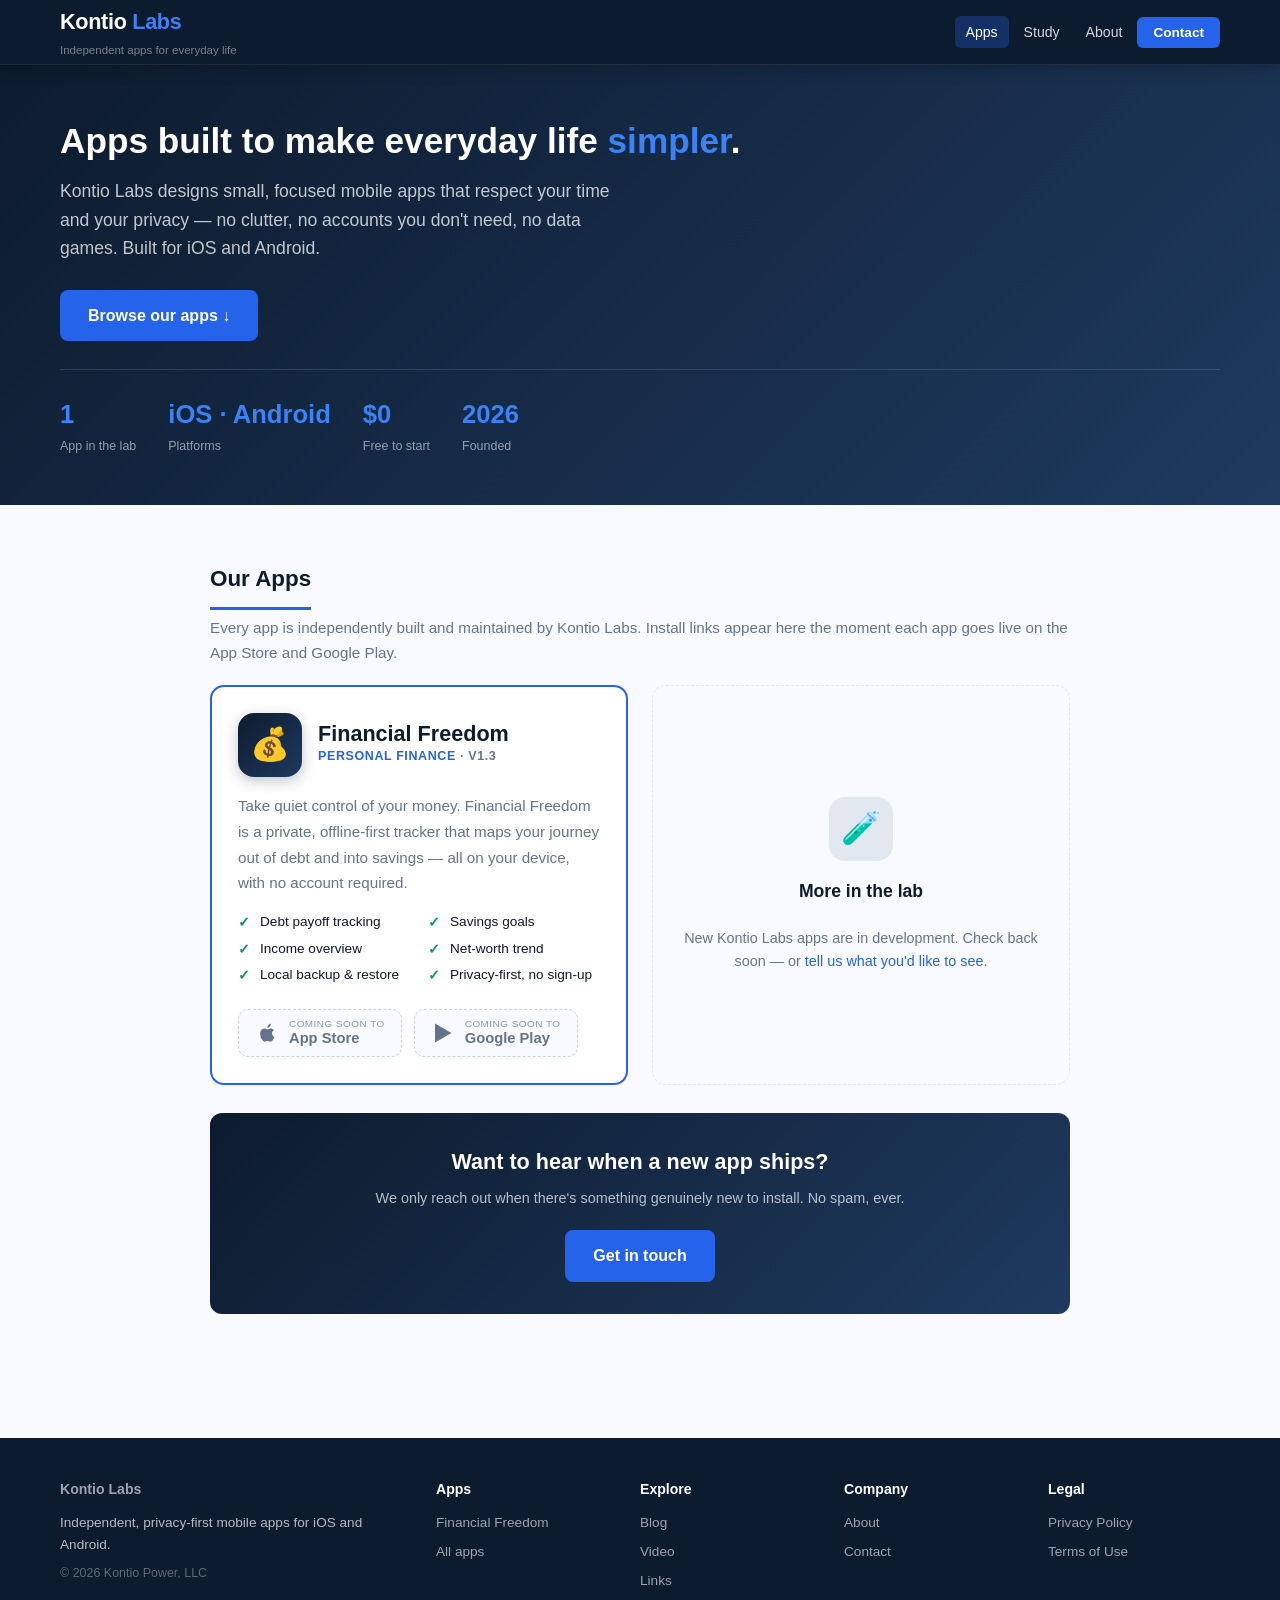
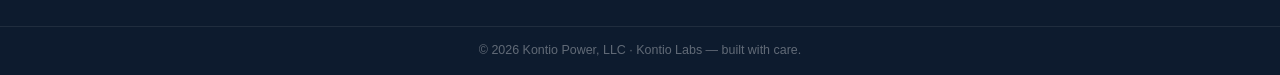
<file: site/index.html>
<!DOCTYPE html>
<!-- ============================================================================
     KONTIO LABS — HOME (app showcase). Root depth. Publisher: Kontio Power, LLC.
     Store badges use the .is-soon state until each app is live on the stores;
     to go live, swap the <span class="store-badge is-soon"> for an
     <a class="store-badge" href="STORE_URL" target="_blank" rel="noopener">.
     ============================================================================ -->
<html lang="en">
<head>
<meta charset="UTF-8"><meta name="viewport" content="width=device-width, initial-scale=1.0">
<title>Kontio Labs — Independent apps for everyday life</title>
<meta name="description" content="Kontio Labs builds simple, private, independent mobile apps for iOS and Android — including Financial Freedom, a personal-finance tracker. Browse our apps and install links.">
<meta name="keywords" content="Kontio Labs, kontiolabs.com, mobile apps, iOS apps, Android apps, Financial Freedom app, personal finance app, Kontio Power">
<meta name="robots" content="index, follow">
<link rel="canonical" href="https://kontiolabs.com/">
<link rel="icon" href="/favicon.svg" type="image/svg+xml">
<meta property="og:title" content="Kontio Labs — Independent apps for everyday life">
<meta property="og:description" content="Simple, private, independent mobile apps for iOS and Android from Kontio Labs.">
<meta property="og:type" content="website">
<meta property="og:url" content="https://kontiolabs.com/">
<meta property="og:site_name" content="Kontio Labs">
<meta property="og:image" content="https://kontiolabs.com/images/og-default.svg">
<meta name="twitter:card" content="summary_large_image">
<link rel="stylesheet" href="css/style.css">
<!-- Google Analytics 4 — replace G-XXXXXXXXXX with your Measurement ID -->
<script async src="https://www.googletagmanager.com/gtag/js?id=G-XXXXXXXXXX"></script>
<script>window.dataLayer=window.dataLayer||[];function gtag(){dataLayer.push(arguments);}gtag('js',new Date());gtag('config','G-XXXXXXXXXX');</script>
<script type="application/ld+json">
{"@context":"https://schema.org","@type":"Organization","name":"Kontio Labs","url":"https://kontiolabs.com/","logo":"https://kontiolabs.com/favicon.svg","parentOrganization":{"@type":"Organization","name":"Kontio Power, LLC"}}
</script>
<script type="application/ld+json">
{"@context":"https://schema.org","@type":"WebSite","name":"Kontio Labs","url":"https://kontiolabs.com/","publisher":{"@type":"Organization","name":"Kontio Power, LLC"}}
</script>
</head>
<body>
<a href="#main-content" class="skip-link">Skip to main content</a>

<!-- ===== SHARED HEADER / NAV (root paths) ===== -->
<header><div class="header-inner">
  <div><div class="site-title"><a href="index.html">Kontio <span>Labs</span></a></div><div class="site-tagline">Independent apps for everyday life</div></div>
  <nav><ul>
      <li><a href="index.html#apps" aria-current="page">Apps</a></li>
      <li><a href="study/index.html">Study</a></li>
      <li><a href="about.html">About</a></li>
      <li><a href="contact.html" class="nav-cta">Contact</a></li>
    </ul>
  <button class="nav-toggle" aria-label="Toggle navigation" aria-expanded="false"><svg class="icon-open" width="22" height="22" viewBox="0 0 24 24" fill="none" stroke="currentColor" stroke-width="2"><line x1="3" y1="6" x2="21" y2="6"/><line x1="3" y1="12" x2="21" y2="12"/><line x1="3" y1="18" x2="21" y2="18"/></svg><svg class="icon-close" width="22" height="22" viewBox="0 0 24 24" fill="none" stroke="currentColor" stroke-width="2"><line x1="18" y1="6" x2="6" y2="18"/><line x1="6" y1="6" x2="18" y2="18"/></svg></button>
  </nav>
</div></header>

<section class="hero">
  <div class="hero-inner">
    <h1>Apps built to make everyday life <em>simpler</em>.</h1>
    <p class="subtitle">Kontio Labs designs small, focused mobile apps that respect your time and your privacy — no clutter, no accounts you don't need, no data games. Built for iOS and Android.</p>
    <p><a href="#apps" class="cta-btn cta-btn-lg">Browse our apps ↓</a></p>
    <div class="hero-stats">
      <div><div class="hero-stat-val">1</div><div class="hero-stat-label">App in the lab</div></div>
      <div><div class="hero-stat-val">iOS · Android</div><div class="hero-stat-label">Platforms</div></div>
      <div><div class="hero-stat-val">$0</div><div class="hero-stat-label">Free to start</div></div>
      <div><div class="hero-stat-val">2026</div><div class="hero-stat-label">Founded</div></div>
    </div>
  </div>
</section>

<div class="page-wrap full-width">
  <main id="main-content">

    <h2 class="section-title" id="apps">Our Apps</h2>
    <p class="section-lead">Every app is independently built and maintained by Kontio Labs. Install links appear here the moment each app goes live on the App Store and Google Play.</p>

    <div class="app-grid">

      <!-- ===== APP: Financial Freedom ===== -->
      <article class="app-card featured">
        <div class="app-card-head">
          <div class="app-icon">💰</div>
          <div>
            <div class="app-name">Financial Freedom</div>
            <div class="app-cat">Personal Finance <span class="app-version">· v1.3</span></div>
          </div>
        </div>
        <p class="app-desc">Take quiet control of your money. Financial Freedom is a private, offline-first tracker that maps your journey out of debt and into savings — all on your device, with no account required.</p>
        <ul class="app-features">
          <li>Debt payoff tracking</li>
          <li>Savings goals</li>
          <li>Income overview</li>
          <li>Net-worth trend</li>
          <li>Local backup &amp; restore</li>
          <li>Privacy-first, no sign-up</li>
        </ul>
        <div class="store-badges">
          <!-- When live on the App Store, replace this span with:
               <a class="store-badge" href="APP_STORE_URL" target="_blank" rel="noopener"> ... </a> -->
          <span class="store-badge is-soon" aria-label="Financial Freedom on the App Store — coming soon">
            <svg viewBox="0 0 24 24" aria-hidden="true"><path d="M17.05 12.53c-.02-2.2 1.8-3.26 1.88-3.31-1.03-1.5-2.62-1.71-3.19-1.73-1.36-.14-2.65.8-3.34.8-.69 0-1.75-.78-2.88-.76-1.48.02-2.85.86-3.61 2.19-1.54 2.67-.39 6.62 1.11 8.79.73 1.06 1.6 2.25 2.74 2.21 1.1-.04 1.52-.71 2.85-.71 1.33 0 1.71.71 2.88.69 1.19-.02 1.94-1.08 2.67-2.15.84-1.23 1.19-2.42 1.21-2.48-.03-.01-2.32-.89-2.34-3.53zM14.9 5.62c.6-.73 1.01-1.75.9-2.76-.87.03-1.92.58-2.54 1.31-.55.64-1.04 1.68-.91 2.67.97.07 1.95-.49 2.55-1.22z"/></svg>
            <span class="badge-text"><small>Coming soon to</small><strong>App Store</strong></span>
          </span>
          <!-- When live on Google Play, replace this span with an <a> as above -->
          <span class="store-badge is-soon" aria-label="Financial Freedom on Google Play — coming soon">
            <svg viewBox="0 0 24 24" aria-hidden="true"><path d="M4 2.5v19l16.5-9.5z"/></svg>
            <span class="badge-text"><small>Coming soon to</small><strong>Google Play</strong></span>
          </span>
        </div>
      </article>

      <!-- ===== UPCOMING placeholder ===== -->
      <article class="app-card upcoming">
        <div class="app-icon">🧪</div>
        <h3>More in the lab</h3>
        <p>New Kontio Labs apps are in development. Check back soon — or <a href="contact.html">tell us what you'd like to see</a>.</p>
      </article>

    </div>

    <div class="cta-banner">
      <h2>Want to hear when a new app ships?</h2>
      <p>We only reach out when there's something genuinely new to install. No spam, ever.</p>
      <a href="contact.html" class="cta-btn cta-btn-lg">Get in touch</a>
    </div>

  </main>
</div>

<!-- ===== SHARED FOOTER (root paths) ===== -->
<footer>
  <div class="footer-inner">
    <div><h4><a href="index.html">Kontio Labs</a></h4><p>Independent, privacy-first mobile apps for iOS and Android.</p><p style="margin-top:8px;font-size:0.78rem;color:rgba(255,255,255,0.35);">© 2026 Kontio Power, LLC</p></div>
    <div><h4>Apps</h4><ul><li><a href="index.html#apps">Financial Freedom</a></li><li><a href="index.html#apps">All apps</a></li></ul></div>
    <div><h4>Explore</h4><ul><li><a href="blog.html">Blog</a></li><li><a href="video.html">Video</a></li><li><a href="links.html">Links</a></li></ul></div>
    <div><h4>Company</h4><ul><li><a href="about.html">About</a></li><li><a href="contact.html">Contact</a></li></ul></div>
    <div><h4>Legal</h4><ul><li><a href="privacy-policy.html">Privacy Policy</a></li><li><a href="terms.html">Terms of Use</a></li></ul></div>
  </div>
  <div class="footer-bottom">© 2026 Kontio Power, LLC · Kontio Labs — built with care.</div>
</footer>

<script>(function(){var btn=document.querySelector('.nav-toggle'),nav=document.querySelector('header nav');if(btn&&nav){btn.addEventListener('click',function(){var o=nav.classList.toggle('open');btn.setAttribute('aria-expanded',o?'true':'false');});document.addEventListener('click',function(e){if(!e.target.closest('header')){nav.classList.remove('open');btn.setAttribute('aria-expanded','false');}});}})();</script>
</body>
</html>
</file>
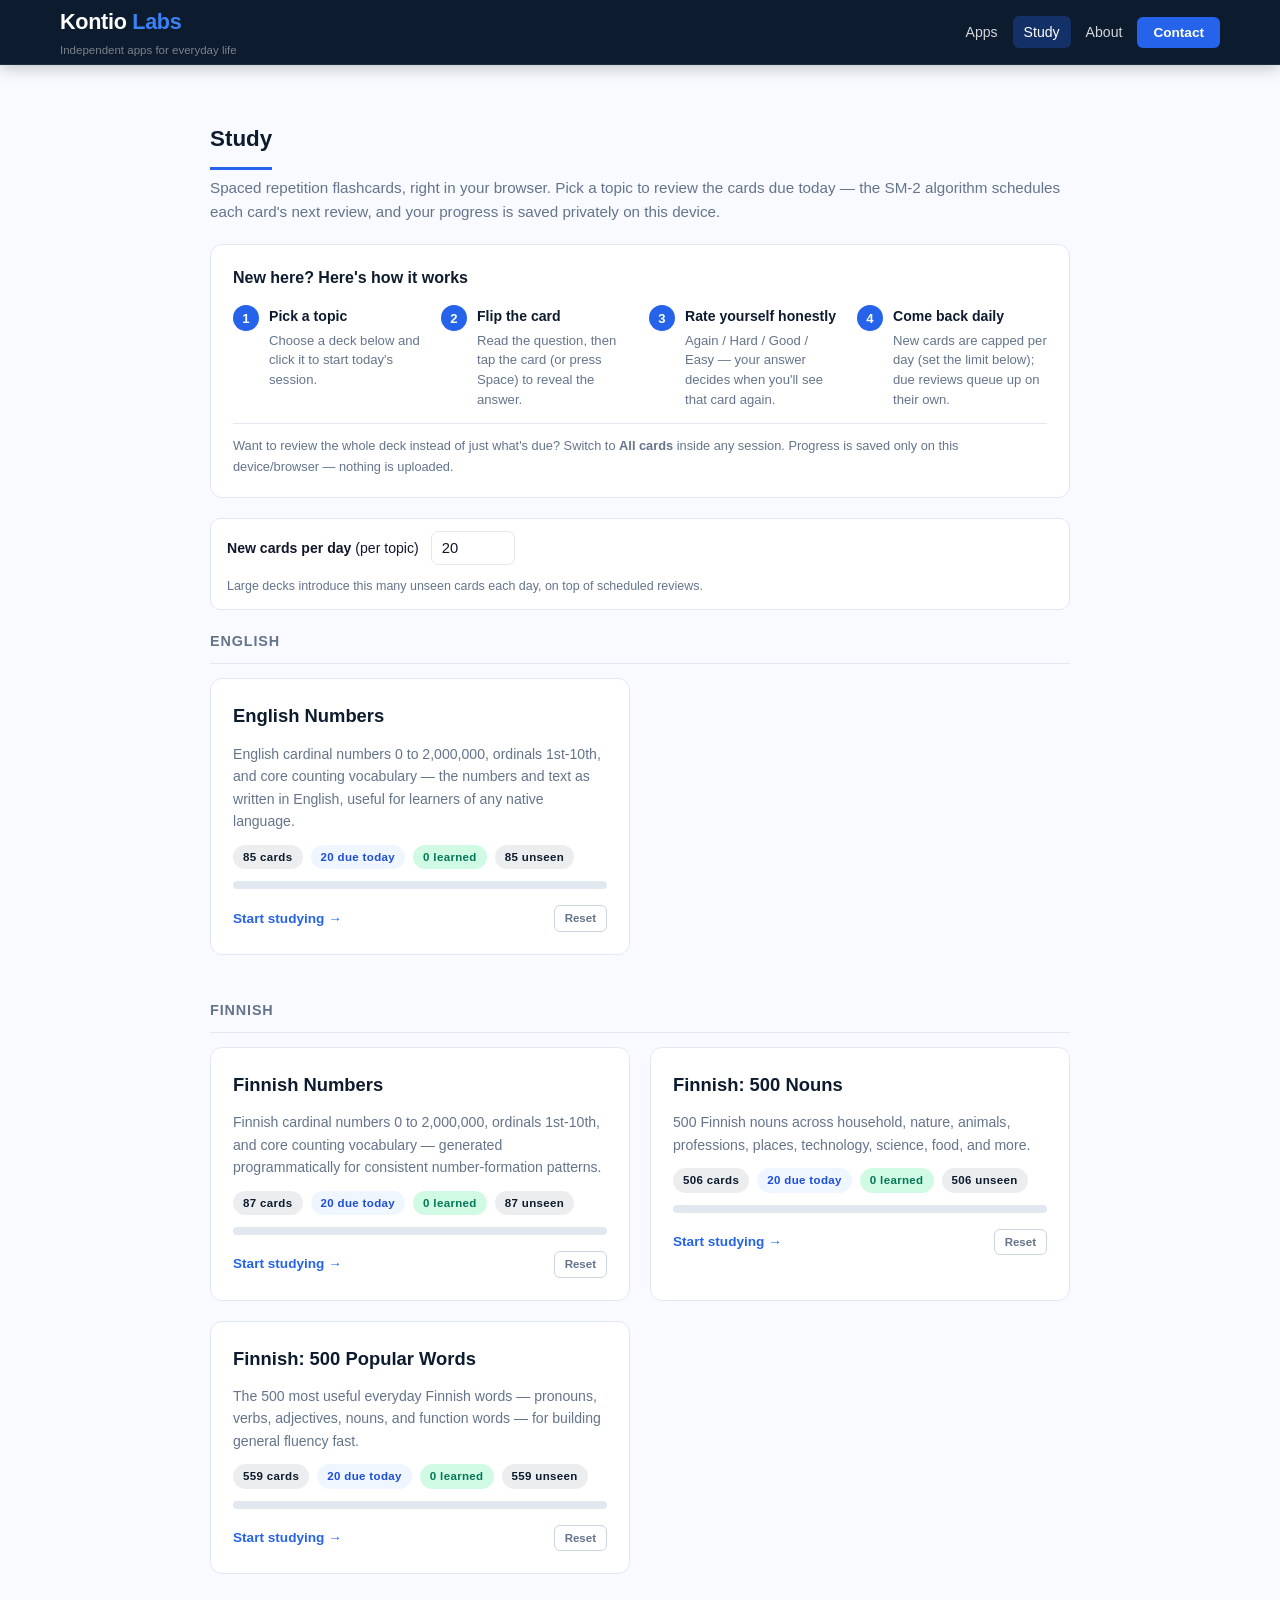
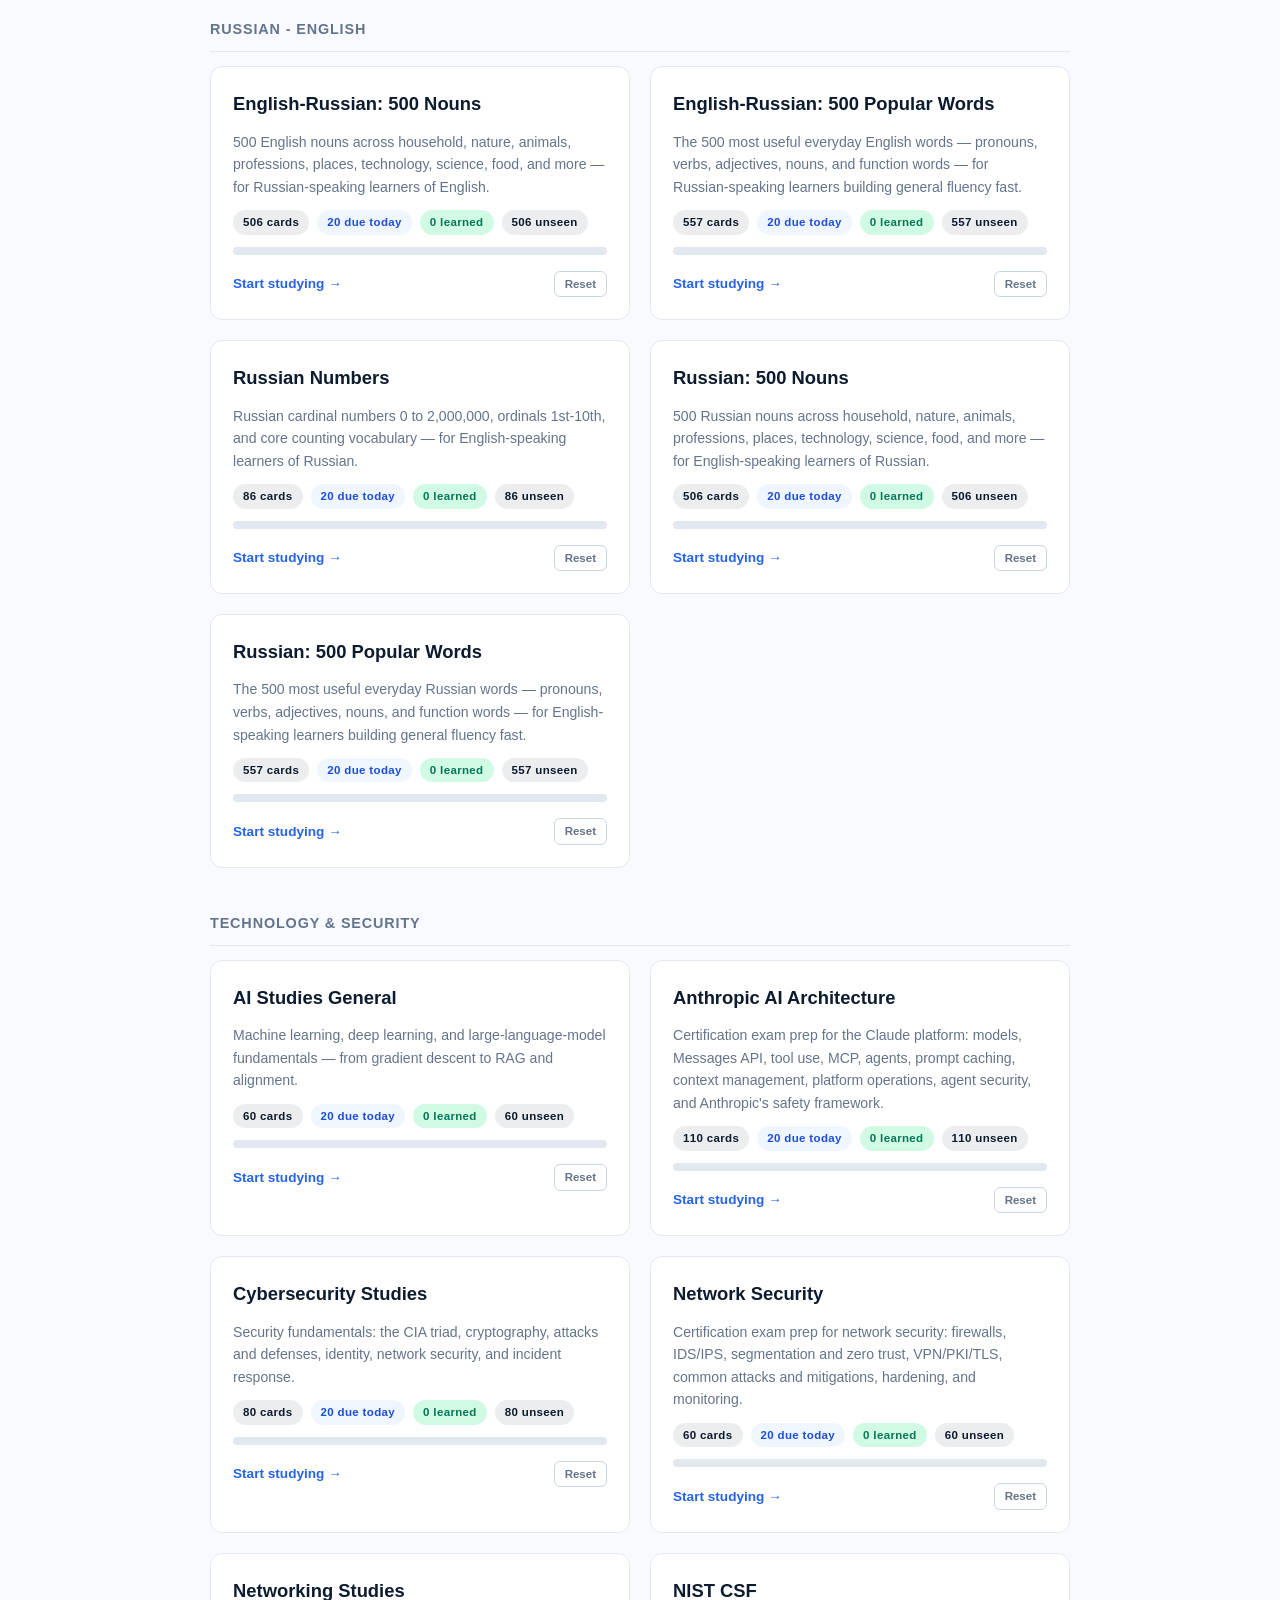
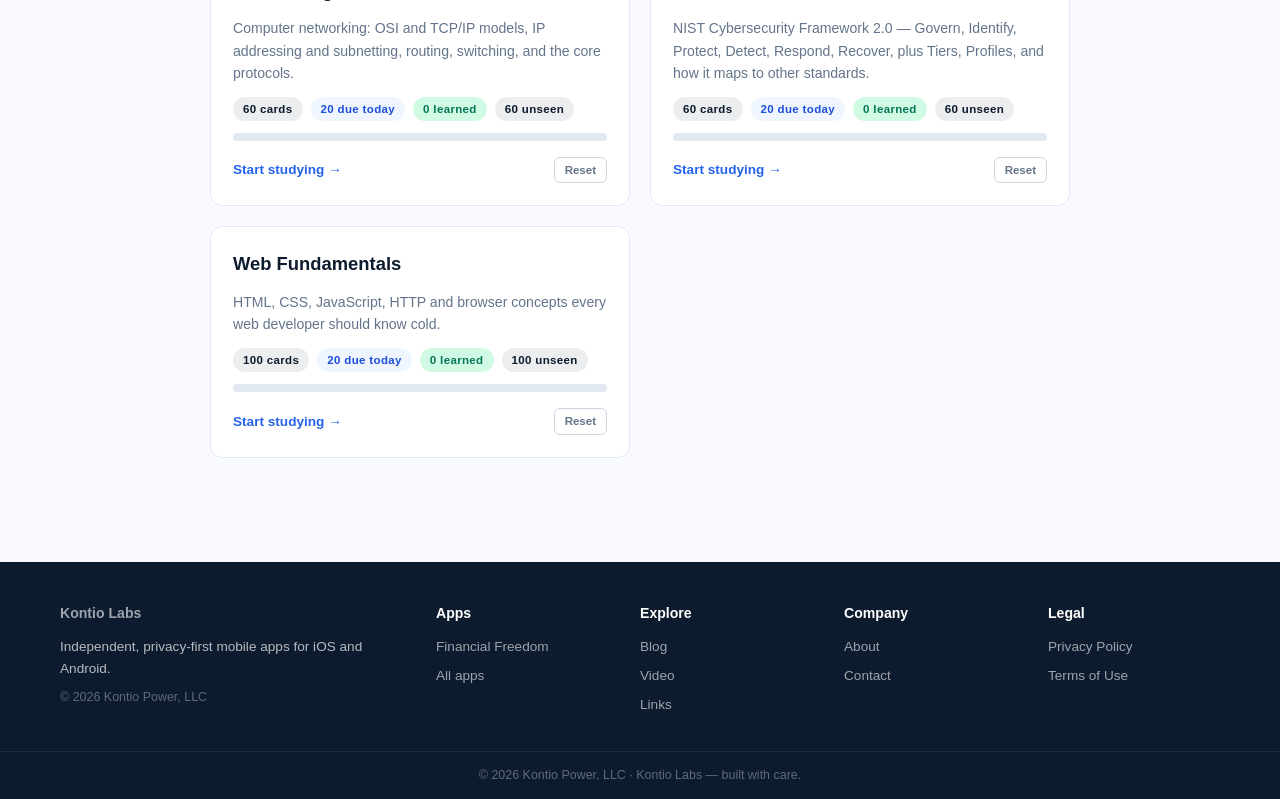
<file: site/study/index.html>
<!DOCTYPE html>
<!-- KONTIO LABS — STUDY: topic picker. Subdirectory depth (../ paths).
     Spaced-repetition flashcards; progress lives in localStorage ("srs_progress",
     settings in "srs_settings"). Topics are loaded from topics/manifest.js —
     add a topic file + one manifest line, no HTML edits needed. -->
<html lang="en">
<head>
<meta charset="UTF-8"><meta name="viewport" content="width=device-width, initial-scale=1.0">
<title>Study — Spaced Repetition Flashcards | Kontio Labs</title>
<meta name="description" content="Free in-browser spaced repetition flashcards from Kontio Labs. Pick a topic, review cards due today, and let the SM-2 algorithm schedule your next review — no account needed.">
<meta name="robots" content="index, follow">
<link rel="canonical" href="https://kontiolabs.com/study/">
<link rel="icon" href="/favicon.svg" type="image/svg+xml">
<meta property="og:title" content="Study — Spaced Repetition Flashcards | Kontio Labs">
<meta property="og:description" content="Free in-browser spaced repetition flashcards. No account, progress saved on your device.">
<meta property="og:type" content="website">
<meta property="og:url" content="https://kontiolabs.com/study/">
<meta property="og:site_name" content="Kontio Labs">
<meta property="og:image" content="https://kontiolabs.com/images/og-default.svg">
<meta name="twitter:card" content="summary_large_image">
<link rel="stylesheet" href="../css/style.css">
<link rel="stylesheet" href="srs.css">
<!-- Google Analytics 4 — replace G-XXXXXXXXXX with your Measurement ID -->
<script async src="https://www.googletagmanager.com/gtag/js?id=G-XXXXXXXXXX"></script>
<script>window.dataLayer=window.dataLayer||[];function gtag(){dataLayer.push(arguments);}gtag('js',new Date());gtag('config','G-XXXXXXXXXX');</script>
<script src="srs.js"></script>
<script src="topics/manifest.js"></script>
</head>
<body>
<a href="#main-content" class="skip-link">Skip to main content</a>

<!-- ===== SHARED HEADER / NAV (../ paths) ===== -->
<header><div class="header-inner">
  <div><div class="site-title"><a href="../index.html">Kontio <span>Labs</span></a></div><div class="site-tagline">Independent apps for everyday life</div></div>
  <nav><ul>
      <li><a href="../index.html#apps">Apps</a></li>
      <li><a href="index.html" aria-current="page">Study</a></li>
      <li><a href="../about.html">About</a></li>
      <li><a href="../contact.html" class="nav-cta">Contact</a></li>
    </ul>
  <button class="nav-toggle" aria-label="Toggle navigation" aria-expanded="false"><svg class="icon-open" width="22" height="22" viewBox="0 0 24 24" fill="none" stroke="currentColor" stroke-width="2"><line x1="3" y1="6" x2="21" y2="6"/><line x1="3" y1="12" x2="21" y2="12"/><line x1="3" y1="18" x2="21" y2="18"/></svg><svg class="icon-close" width="22" height="22" viewBox="0 0 24 24" fill="none" stroke="currentColor" stroke-width="2"><line x1="18" y1="6" x2="6" y2="18"/><line x1="6" y1="6" x2="18" y2="18"/></svg></button>
  </nav>
</div></header>

<div class="page-wrap full-width">
  <main id="main-content">

    <h1 class="section-title">Study</h1>
    <p class="section-lead">Spaced repetition flashcards, right in your browser. Pick a topic to review the cards due today — the SM-2 algorithm schedules each card's next review, and your progress is saved privately on this device.</p>

    <div class="howto-panel">
      <h2 class="howto-title">New here? Here's how it works</h2>
      <div class="howto-grid">
        <div class="howto-step"><span class="howto-num">1</span><div><strong>Pick a topic</strong><p>Choose a deck below and click it to start today's session.</p></div></div>
        <div class="howto-step"><span class="howto-num">2</span><div><strong>Flip the card</strong><p>Read the question, then tap the card (or press Space) to reveal the answer.</p></div></div>
        <div class="howto-step"><span class="howto-num">3</span><div><strong>Rate yourself honestly</strong><p>Again / Hard / Good / Easy — your answer decides when you'll see that card again.</p></div></div>
        <div class="howto-step"><span class="howto-num">4</span><div><strong>Come back daily</strong><p>New cards are capped per day (set the limit below); due reviews queue up on their own.</p></div></div>
      </div>
      <p class="howto-note">Want to review the whole deck instead of just what's due? Switch to <strong>All cards</strong> inside any session. Progress is saved only on this device/browser — nothing is uploaded.</p>
    </div>

    <div id="storage-warning" class="srs-storage-warning" hidden>
      <strong>Heads up:</strong> your browser is blocking local storage (private browsing?). You can still study, but progress won't be saved between visits.
    </div>

    <div class="srs-settings">
      <label for="new-per-day"><strong>New cards per day</strong> (per topic)</label>
      <input type="number" id="new-per-day" min="0" max="500" step="5" inputmode="numeric">
      <span class="srs-settings-hint">Large decks introduce this many unseen cards each day, on top of scheduled reviews.</span>
    </div>

    <div id="topic-grid" class="topic-groups" aria-live="polite">
      <p class="section-lead">Loading topics…</p>
    </div>

  </main>
</div>

<!-- ===== SHARED FOOTER (../ paths) ===== -->
<footer>
  <div class="footer-inner">
    <div><h4><a href="../index.html">Kontio Labs</a></h4><p>Independent, privacy-first mobile apps for iOS and Android.</p><p style="margin-top:8px;font-size:0.78rem;color:rgba(255,255,255,0.35);">© 2026 Kontio Power, LLC</p></div>
    <div><h4>Apps</h4><ul><li><a href="../index.html#apps">Financial Freedom</a></li><li><a href="../index.html#apps">All apps</a></li></ul></div>
    <div><h4>Explore</h4><ul><li><a href="../blog.html">Blog</a></li><li><a href="../video.html">Video</a></li><li><a href="../links.html">Links</a></li></ul></div>
    <div><h4>Company</h4><ul><li><a href="../about.html">About</a></li><li><a href="../contact.html">Contact</a></li></ul></div>
    <div><h4>Legal</h4><ul><li><a href="../privacy-policy.html">Privacy Policy</a></li><li><a href="../terms.html">Terms of Use</a></li></ul></div>
  </div>
  <div class="footer-bottom">© 2026 Kontio Power, LLC · Kontio Labs — built with care.</div>
</footer>

<script>(function(){var btn=document.querySelector('.nav-toggle'),nav=document.querySelector('header nav');if(btn&&nav){btn.addEventListener('click',function(){var o=nav.classList.toggle('open');btn.setAttribute('aria-expanded',o?'true':'false');});document.addEventListener('click',function(e){if(!e.target.closest('header')){nav.classList.remove('open');btn.setAttribute('aria-expanded','false');}});}})();</script>

<script>
(function () {
  'use strict';

  if (!SRS.storageAvailable) {
    document.getElementById('storage-warning').hidden = false;
  }

  /* Settings: new cards per day */
  var newPerDayInput = document.getElementById('new-per-day');
  newPerDayInput.value = SRS.getSettings().newPerDay;
  newPerDayInput.addEventListener('change', function () {
    var v = Math.max(0, Math.min(500, parseInt(newPerDayInput.value, 10) || 0));
    newPerDayInput.value = v;
    SRS.saveSettings({ newPerDay: v });
    renderTopics();
  });

  function el(tag, className, text) {
    var e = document.createElement(tag);
    if (className) e.className = className;
    if (text) e.textContent = text;
    return e;
  }

  function buildTopicCard(topic) {
    var stats = SRS.topicStats(topic);
    var card = el('a', 'topic-card' + (stats.due === 0 ? ' all-done' : ''));
    card.href = 'session.html?topic=' + encodeURIComponent(topic.id);

    card.appendChild(el('div', 'topic-name', topic.name));
    card.appendChild(el('div', 'topic-desc', topic.description || ''));

    var statRow = el('div', 'topic-stats');
    statRow.appendChild(el('span', 'topic-stat', stats.total + ' cards'));
    statRow.appendChild(el('span', 'topic-stat due', stats.due + ' due today'));
    statRow.appendChild(el('span', 'topic-stat learned', stats.learned + ' learned'));
    if (stats.newCards) statRow.appendChild(el('span', 'topic-stat', stats.newCards + ' unseen'));
    card.appendChild(statRow);

    var bar = el('div', 'topic-progress');
    bar.setAttribute('role', 'progressbar');
    bar.setAttribute('aria-valuemin', '0');
    bar.setAttribute('aria-valuemax', String(stats.total));
    bar.setAttribute('aria-valuenow', String(stats.learned));
    bar.setAttribute('aria-label', topic.name + ': ' + stats.learned + ' of ' + stats.total + ' cards learned');
    var fill = el('div', 'topic-progress-fill');
    fill.style.width = (stats.total ? Math.round(stats.learned / stats.total * 100) : 0) + '%';
    bar.appendChild(fill);
    card.appendChild(bar);

    var footer = el('div', 'topic-card-foot');
    footer.appendChild(el('span', 'topic-cta',
      stats.due > 0 ? 'Start studying →' : 'All caught up — browse deck →'));

    var reset = el('button', 'topic-reset', 'Reset');
    reset.type = 'button';
    reset.title = 'Erase saved progress for this topic';
    reset.addEventListener('click', function (e) {
      e.preventDefault();
      e.stopPropagation();
      if (window.confirm('Erase all saved progress for "' + topic.name + '"? This cannot be undone.')) {
        SRS.resetTopic(topic.id);
        renderTopics();
      }
    });
    footer.appendChild(reset);
    card.appendChild(footer);

    return card;
  }

  /* Group topics by their declared "group" (each topic file self-describes
     which section it belongs to). Groups and the topics within each group
     are sorted alphabetically by name so the list is easy to scan; topics
     not tagged with a group fall into a trailing "Other" section rather
     than disappearing. */
  function renderTopics() {
    var grid = document.getElementById('topic-grid');
    grid.textContent = '';
    var topics = SRS.getTopics();

    if (!topics.length) {
      grid.appendChild(el('p', 'section-lead', 'No topics found. Add topic files in study/topics/ and list them in manifest.js.'));
      return;
    }

    var groupOrder = [];
    var groupedTopics = {};
    topics.forEach(function (topic) {
      var group = topic.group || 'Other';
      if (!groupedTopics[group]) { groupedTopics[group] = []; groupOrder.push(group); }
      groupedTopics[group].push(topic);
    });
    groupOrder.sort(function (a, b) { return a.localeCompare(b); });
    groupOrder.forEach(function (group) {
      groupedTopics[group].sort(function (a, b) { return a.name.localeCompare(b.name); });
    });

    groupOrder.forEach(function (group) {
      var section = el('section', 'topic-group');
      section.appendChild(el('h2', 'topic-group-title', group));
      var sectionGrid = el('div', 'topic-grid');
      groupedTopics[group].forEach(function (topic) {
        sectionGrid.appendChild(buildTopicCard(topic));
      });
      section.appendChild(sectionGrid);
      grid.appendChild(section);
    });
  }

  SRS.loadTopics(renderTopics);
})();
</script>
</body>
</html>
</file>
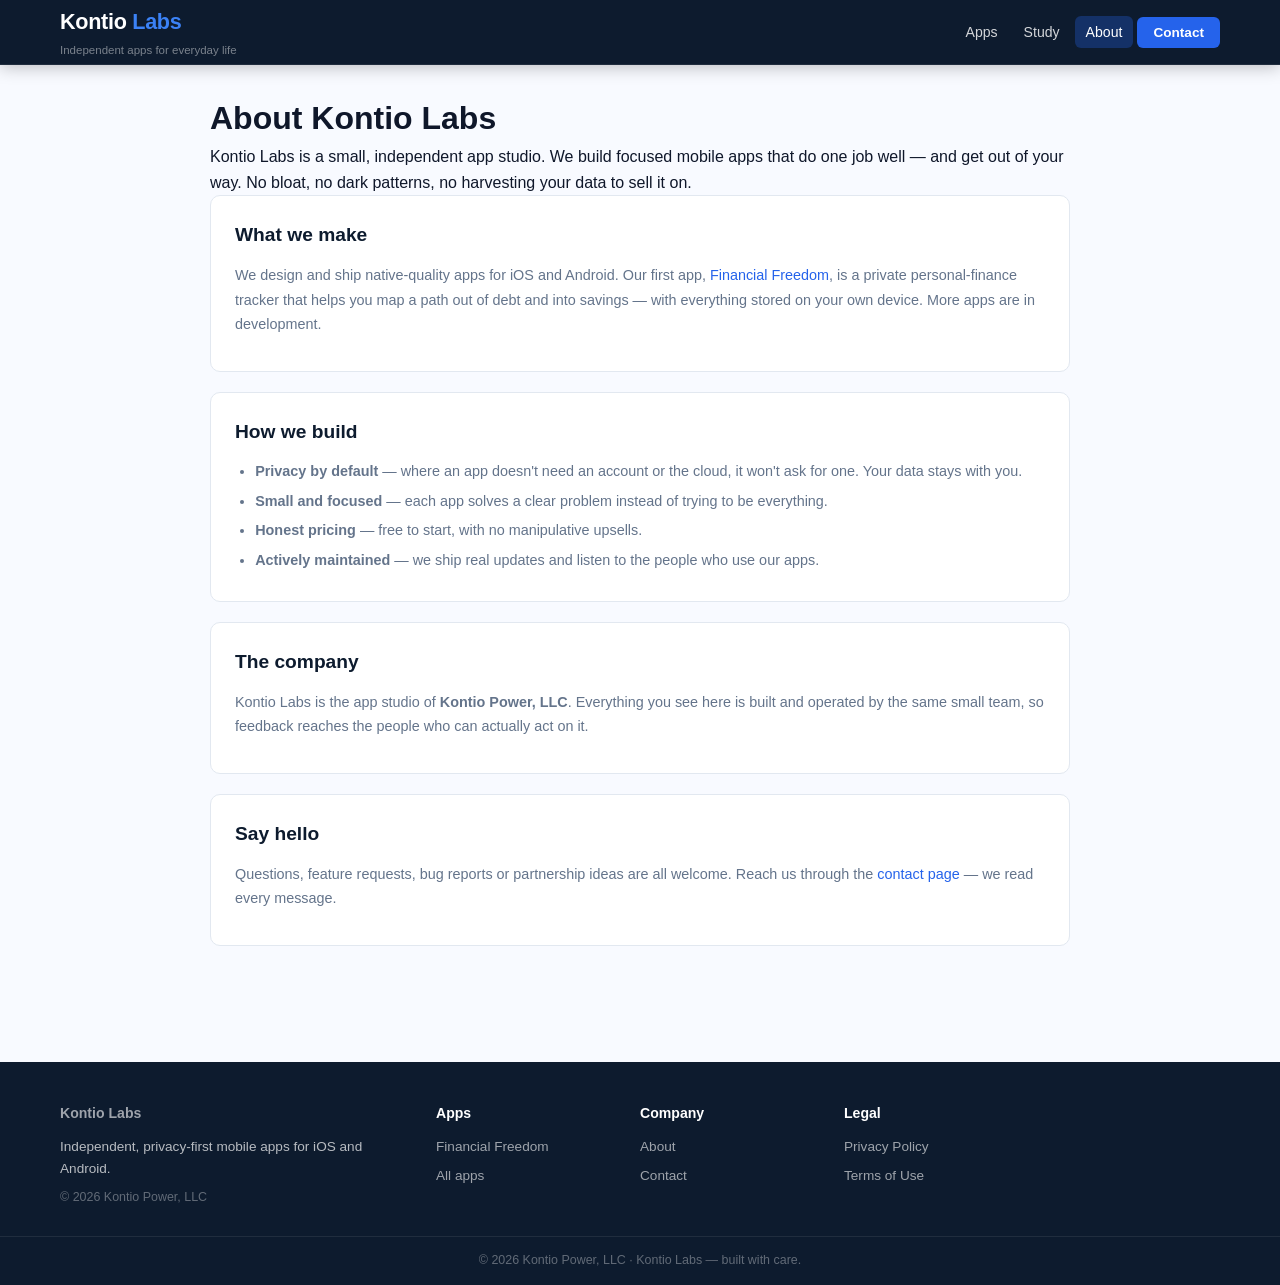
<file: site/about.html>
<!DOCTYPE html>
<!-- KONTIO LABS — ABOUT. Root depth. -->
<html lang="en">
<head>
<meta charset="UTF-8"><meta name="viewport" content="width=device-width, initial-scale=1.0">
<title>About Kontio Labs — Who We Are</title>
<meta name="description" content="Kontio Labs is an independent app studio from Kontio Power, LLC, building simple, private mobile apps for iOS and Android. Learn about our approach and values.">
<meta name="keywords" content="about Kontio Labs, Kontio Power, app studio, independent app developer, iOS, Android, kontiolabs.com">
<meta name="robots" content="index, follow">
<link rel="canonical" href="https://kontiolabs.com/about.html">
<link rel="icon" href="/favicon.svg" type="image/svg+xml">
<meta property="og:title" content="About Kontio Labs">
<meta property="og:description" content="An independent app studio building simple, private apps for iOS and Android.">
<meta property="og:type" content="website">
<meta property="og:url" content="https://kontiolabs.com/about.html">
<meta property="og:site_name" content="Kontio Labs">
<meta property="og:image" content="https://kontiolabs.com/images/og-default.svg">
<meta name="twitter:card" content="summary_large_image">
<link rel="stylesheet" href="css/style.css">
<!-- Google Analytics 4 — replace G-XXXXXXXXXX with your Measurement ID -->
<script async src="https://www.googletagmanager.com/gtag/js?id=G-XXXXXXXXXX"></script>
<script>window.dataLayer=window.dataLayer||[];function gtag(){dataLayer.push(arguments);}gtag('js',new Date());gtag('config','G-XXXXXXXXXX');</script>
<script type="application/ld+json">
{"@context":"https://schema.org","@type":"BreadcrumbList","itemListElement":[{"@type":"ListItem","position":1,"name":"Home","item":"https://kontiolabs.com/"},{"@type":"ListItem","position":2,"name":"About","item":"https://kontiolabs.com/about.html"}]}
</script>
<script type="application/ld+json">
{"@context":"https://schema.org","@type":"Organization","name":"Kontio Labs","url":"https://kontiolabs.com/","parentOrganization":{"@type":"Organization","name":"Kontio Power, LLC"}}
</script>
</head>
<body>
<a href="#main-content" class="skip-link">Skip to main content</a>

<header><div class="header-inner">
  <div><div class="site-title"><a href="index.html">Kontio <span>Labs</span></a></div><div class="site-tagline">Independent apps for everyday life</div></div>
  <nav><ul>
      <li><a href="index.html#apps">Apps</a></li>
      <li><a href="study/index.html">Study</a></li>
      <li><a href="about.html" aria-current="page">About</a></li>
      <li><a href="contact.html" class="nav-cta">Contact</a></li>
    </ul>
  <button class="nav-toggle" aria-label="Toggle navigation" aria-expanded="false"><svg class="icon-open" width="22" height="22" viewBox="0 0 24 24" fill="none" stroke="currentColor" stroke-width="2"><line x1="3" y1="6" x2="21" y2="6"/><line x1="3" y1="12" x2="21" y2="12"/><line x1="3" y1="18" x2="21" y2="18"/></svg><svg class="icon-close" width="22" height="22" viewBox="0 0 24 24" fill="none" stroke="currentColor" stroke-width="2"><line x1="18" y1="6" x2="6" y2="18"/><line x1="6" y1="6" x2="18" y2="18"/></svg></button>
  </nav>
</div></header>

<div class="page-wrap full-width">
  <main id="main-content">

    <h1>About Kontio Labs</h1>
    <p>Kontio Labs is a small, independent app studio. We build focused mobile apps that do one job well — and get out of your way. No bloat, no dark patterns, no harvesting your data to sell it on.</p>

    <div class="content-card">
      <h2>What we make</h2>
      <p>We design and ship native-quality apps for iOS and Android. Our first app, <a href="index.html#apps">Financial Freedom</a>, is a private personal-finance tracker that helps you map a path out of debt and into savings — with everything stored on your own device. More apps are in development.</p>
    </div>

    <div class="content-card">
      <h2>How we build</h2>
      <ul>
        <li><strong>Privacy by default</strong> — where an app doesn't need an account or the cloud, it won't ask for one. Your data stays with you.</li>
        <li><strong>Small and focused</strong> — each app solves a clear problem instead of trying to be everything.</li>
        <li><strong>Honest pricing</strong> — free to start, with no manipulative upsells.</li>
        <li><strong>Actively maintained</strong> — we ship real updates and listen to the people who use our apps.</li>
      </ul>
    </div>

    <div class="content-card">
      <h2>The company</h2>
      <p>Kontio Labs is the app studio of <strong>Kontio Power, LLC</strong>. Everything you see here is built and operated by the same small team, so feedback reaches the people who can actually act on it.</p>
    </div>

    <div class="content-card">
      <h2>Say hello</h2>
      <p>Questions, feature requests, bug reports or partnership ideas are all welcome. Reach us through the <a href="contact.html">contact page</a> — we read every message.</p>
    </div>

  </main>
</div>

<footer>
  <div class="footer-inner">
    <div><h4><a href="index.html">Kontio Labs</a></h4><p>Independent, privacy-first mobile apps for iOS and Android.</p><p style="margin-top:8px;font-size:0.78rem;color:rgba(255,255,255,0.35);">© 2026 Kontio Power, LLC</p></div>
    <div><h4>Apps</h4><ul><li><a href="index.html#apps">Financial Freedom</a></li><li><a href="index.html#apps">All apps</a></li></ul></div>
    <div><h4>Company</h4><ul><li><a href="about.html">About</a></li><li><a href="contact.html">Contact</a></li></ul></div>
    <div><h4>Legal</h4><ul><li><a href="privacy-policy.html">Privacy Policy</a></li><li><a href="terms.html">Terms of Use</a></li></ul></div>
  </div>
  <div class="footer-bottom">© 2026 Kontio Power, LLC · Kontio Labs — built with care.</div>
</footer>

<script>(function(){var btn=document.querySelector('.nav-toggle'),nav=document.querySelector('header nav');if(btn&&nav){btn.addEventListener('click',function(){var o=nav.classList.toggle('open');btn.setAttribute('aria-expanded',o?'true':'false');});document.addEventListener('click',function(e){if(!e.target.closest('header')){nav.classList.remove('open');btn.setAttribute('aria-expanded','false');}});}})();</script>
</body>
</html>
</file>
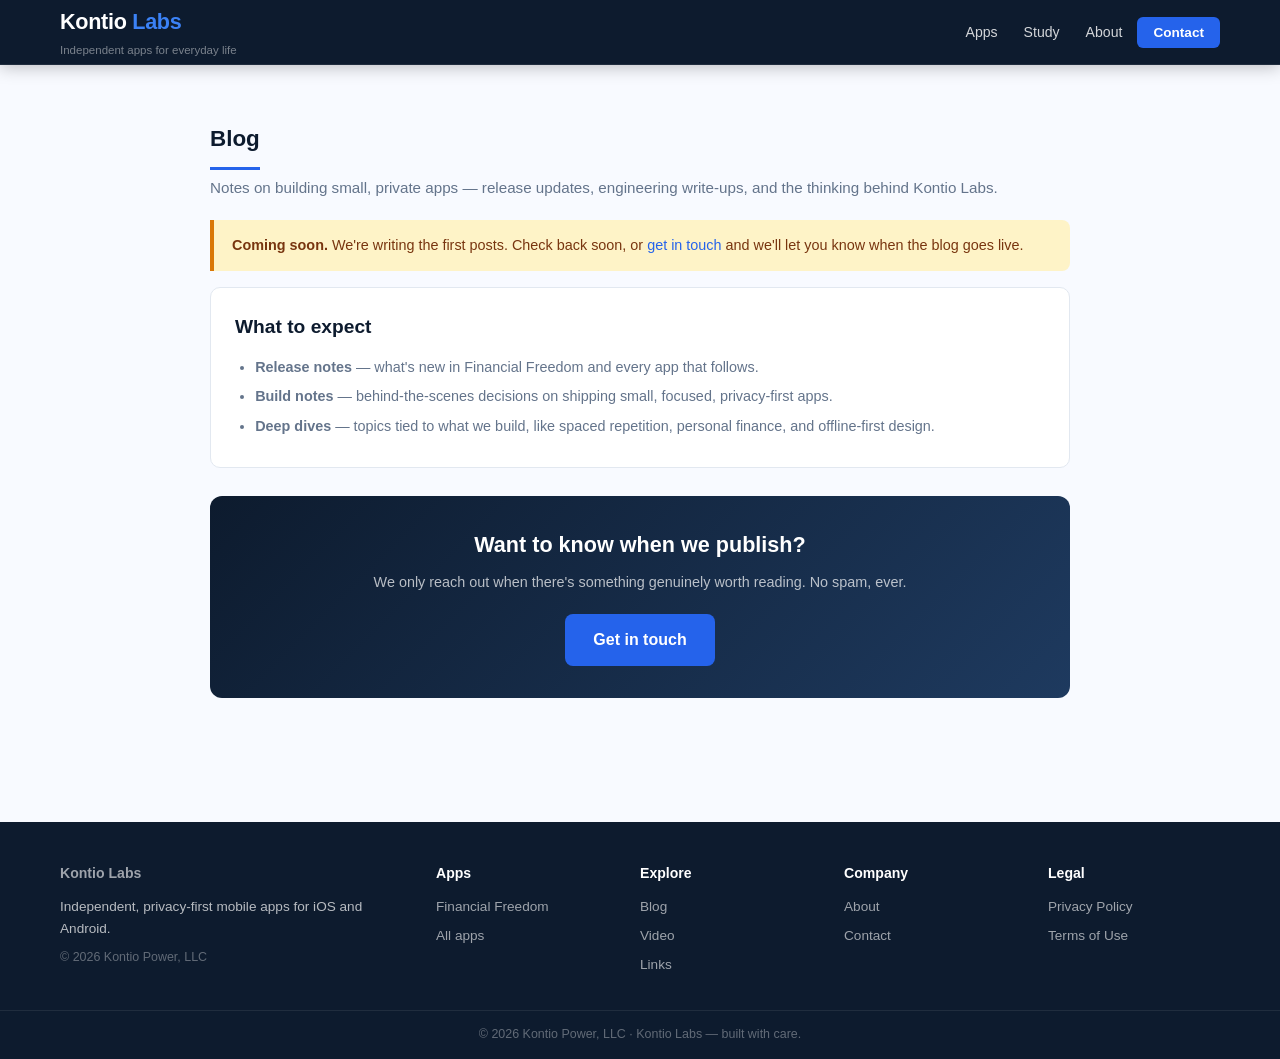
<file: site/blog.html>
<!DOCTYPE html>
<!-- KONTIO LABS — BLOG (placeholder / coming soon). Root depth. -->
<html lang="en">
<head>
<meta charset="UTF-8"><meta name="viewport" content="width=device-width, initial-scale=1.0">
<title>Blog | Kontio Labs</title>
<meta name="description" content="The Kontio Labs blog — release notes, engineering write-ups, and the thinking behind our small, private apps. Coming soon.">
<meta name="keywords" content="Kontio Labs blog, app development notes, privacy-first apps, Kontio Power">
<meta name="robots" content="index, follow">
<link rel="canonical" href="https://kontiolabs.com/blog.html">
<link rel="icon" href="/favicon.svg" type="image/svg+xml">
<meta property="og:title" content="Blog | Kontio Labs">
<meta property="og:description" content="Release notes, engineering write-ups, and the thinking behind Kontio Labs' apps. Coming soon.">
<meta property="og:type" content="website">
<meta property="og:url" content="https://kontiolabs.com/blog.html">
<meta property="og:site_name" content="Kontio Labs">
<meta property="og:image" content="https://kontiolabs.com/images/og-default.svg">
<meta name="twitter:card" content="summary_large_image">
<link rel="stylesheet" href="css/style.css">
<!-- Google Analytics 4 — replace G-XXXXXXXXXX with your Measurement ID -->
<script async src="https://www.googletagmanager.com/gtag/js?id=G-XXXXXXXXXX"></script>
<script>window.dataLayer=window.dataLayer||[];function gtag(){dataLayer.push(arguments);}gtag('js',new Date());gtag('config','G-XXXXXXXXXX');</script>
<script type="application/ld+json">
{"@context":"https://schema.org","@type":"BreadcrumbList","itemListElement":[{"@type":"ListItem","position":1,"name":"Home","item":"https://kontiolabs.com/"},{"@type":"ListItem","position":2,"name":"Blog","item":"https://kontiolabs.com/blog.html"}]}
</script>
</head>
<body>
<a href="#main-content" class="skip-link">Skip to main content</a>

<header><div class="header-inner">
  <div><div class="site-title"><a href="index.html">Kontio <span>Labs</span></a></div><div class="site-tagline">Independent apps for everyday life</div></div>
  <nav><ul>
      <li><a href="index.html#apps">Apps</a></li>
      <li><a href="study/index.html">Study</a></li>
      <li><a href="about.html">About</a></li>
      <li><a href="contact.html" class="nav-cta">Contact</a></li>
    </ul>
  <button class="nav-toggle" aria-label="Toggle navigation" aria-expanded="false"><svg class="icon-open" width="22" height="22" viewBox="0 0 24 24" fill="none" stroke="currentColor" stroke-width="2"><line x1="3" y1="6" x2="21" y2="6"/><line x1="3" y1="12" x2="21" y2="12"/><line x1="3" y1="18" x2="21" y2="18"/></svg><svg class="icon-close" width="22" height="22" viewBox="0 0 24 24" fill="none" stroke="currentColor" stroke-width="2"><line x1="18" y1="6" x2="6" y2="18"/><line x1="6" y1="6" x2="18" y2="18"/></svg></button>
  </nav>
</div></header>

<div class="page-wrap full-width">
  <main id="main-content">

    <h1 class="section-title">Blog</h1>
    <p class="section-lead">Notes on building small, private apps — release updates, engineering write-ups, and the thinking behind Kontio Labs.</p>

    <div class="callout-box amber"><strong>Coming soon.</strong> We're writing the first posts. Check back soon, or <a href="contact.html">get in touch</a> and we'll let you know when the blog goes live.</div>

    <div class="content-card">
      <h2>What to expect</h2>
      <ul>
        <li><strong>Release notes</strong> — what's new in Financial Freedom and every app that follows.</li>
        <li><strong>Build notes</strong> — behind-the-scenes decisions on shipping small, focused, privacy-first apps.</li>
        <li><strong>Deep dives</strong> — topics tied to what we build, like spaced repetition, personal finance, and offline-first design.</li>
      </ul>
    </div>

    <div class="cta-banner">
      <h2>Want to know when we publish?</h2>
      <p>We only reach out when there's something genuinely worth reading. No spam, ever.</p>
      <a href="contact.html" class="cta-btn cta-btn-lg">Get in touch</a>
    </div>

  </main>
</div>

<footer>
  <div class="footer-inner">
    <div><h4><a href="index.html">Kontio Labs</a></h4><p>Independent, privacy-first mobile apps for iOS and Android.</p><p style="margin-top:8px;font-size:0.78rem;color:rgba(255,255,255,0.35);">© 2026 Kontio Power, LLC</p></div>
    <div><h4>Apps</h4><ul><li><a href="index.html#apps">Financial Freedom</a></li><li><a href="index.html#apps">All apps</a></li></ul></div>
    <div><h4>Explore</h4><ul><li><a href="blog.html" aria-current="page">Blog</a></li><li><a href="video.html">Video</a></li><li><a href="links.html">Links</a></li></ul></div>
    <div><h4>Company</h4><ul><li><a href="about.html">About</a></li><li><a href="contact.html">Contact</a></li></ul></div>
    <div><h4>Legal</h4><ul><li><a href="privacy-policy.html">Privacy Policy</a></li><li><a href="terms.html">Terms of Use</a></li></ul></div>
  </div>
  <div class="footer-bottom">© 2026 Kontio Power, LLC · Kontio Labs — built with care.</div>
</footer>

<script>(function(){var btn=document.querySelector('.nav-toggle'),nav=document.querySelector('header nav');if(btn&&nav){btn.addEventListener('click',function(){var o=nav.classList.toggle('open');btn.setAttribute('aria-expanded',o?'true':'false');});document.addEventListener('click',function(e){if(!e.target.closest('header')){nav.classList.remove('open');btn.setAttribute('aria-expanded','false');}});}})();</script>
</body>
</html>
</file>
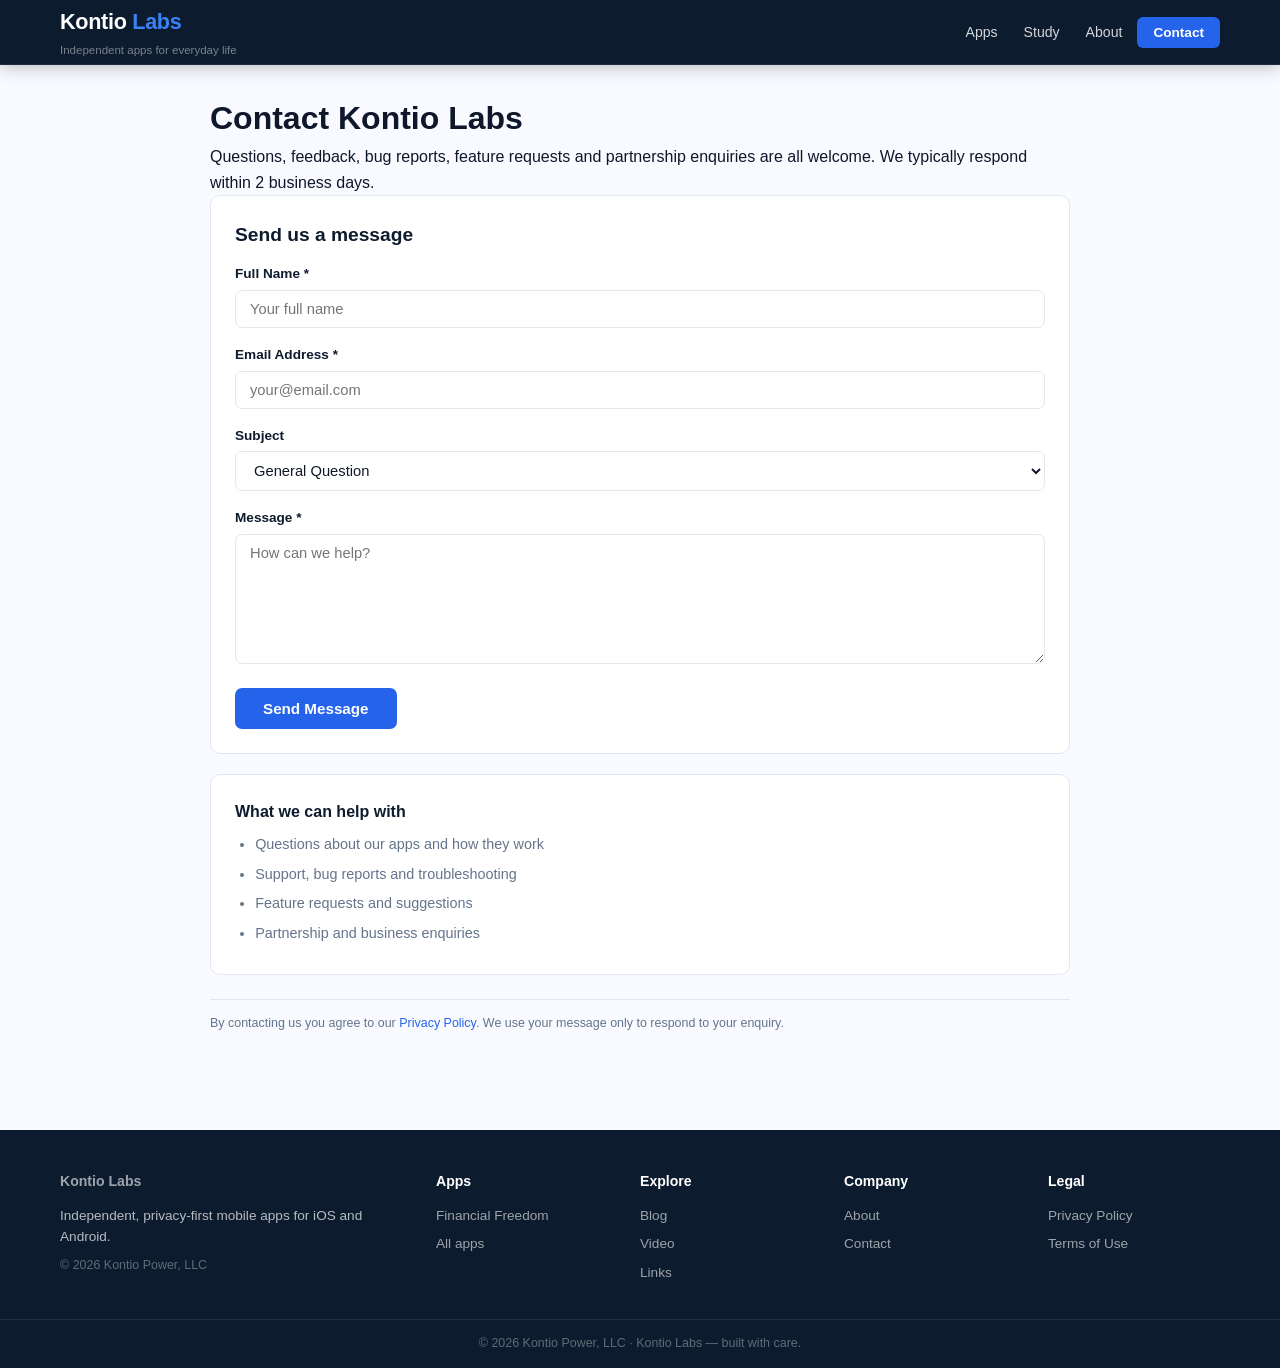
<file: site/contact.html>
<!DOCTYPE html>
<!-- KONTIO LABS — CONTACT. Root depth. Form posts to Formspree (xdavyzlj). -->
<html lang="en">
<head>
<meta charset="UTF-8"><meta name="viewport" content="width=device-width, initial-scale=1.0">
<title>Contact Kontio Labs — Questions, Feedback &amp; Support</title>
<meta name="description" content="Get in touch with Kontio Labs — questions, feedback, bug reports, feature requests and partnership enquiries about our iOS and Android apps.">
<meta name="keywords" content="contact Kontio Labs, app support, feedback, bug report, Kontio Power, kontiolabs.com">
<meta name="robots" content="index, follow">
<link rel="canonical" href="https://kontiolabs.com/contact.html">
<link rel="icon" href="/favicon.svg" type="image/svg+xml">
<meta property="og:title" content="Contact Kontio Labs">
<meta property="og:description" content="Questions, feedback and support for Kontio Labs apps.">
<meta property="og:type" content="website">
<meta property="og:url" content="https://kontiolabs.com/contact.html">
<meta property="og:site_name" content="Kontio Labs">
<meta property="og:image" content="https://kontiolabs.com/images/og-default.svg">
<meta name="twitter:card" content="summary_large_image">
<link rel="stylesheet" href="css/style.css">
<!-- Google Analytics 4 — replace G-XXXXXXXXXX with your Measurement ID -->
<script async src="https://www.googletagmanager.com/gtag/js?id=G-XXXXXXXXXX"></script>
<script>window.dataLayer=window.dataLayer||[];function gtag(){dataLayer.push(arguments);}gtag('js',new Date());gtag('config','G-XXXXXXXXXX');</script>
<script type="application/ld+json">
{"@context":"https://schema.org","@type":"BreadcrumbList","itemListElement":[{"@type":"ListItem","position":1,"name":"Home","item":"https://kontiolabs.com/"},{"@type":"ListItem","position":2,"name":"Contact","item":"https://kontiolabs.com/contact.html"}]}
</script>
</head>
<body>
<a href="#main-content" class="skip-link">Skip to main content</a>

<header><div class="header-inner">
  <div><div class="site-title"><a href="index.html">Kontio <span>Labs</span></a></div><div class="site-tagline">Independent apps for everyday life</div></div>
  <nav><ul>
      <li><a href="index.html#apps">Apps</a></li>
      <li><a href="study/index.html">Study</a></li>
      <li><a href="about.html">About</a></li>
      <li><a href="contact.html" class="nav-cta" aria-current="page">Contact</a></li>
    </ul>
  <button class="nav-toggle" aria-label="Toggle navigation" aria-expanded="false"><svg class="icon-open" width="22" height="22" viewBox="0 0 24 24" fill="none" stroke="currentColor" stroke-width="2"><line x1="3" y1="6" x2="21" y2="6"/><line x1="3" y1="12" x2="21" y2="12"/><line x1="3" y1="18" x2="21" y2="18"/></svg><svg class="icon-close" width="22" height="22" viewBox="0 0 24 24" fill="none" stroke="currentColor" stroke-width="2"><line x1="18" y1="6" x2="6" y2="18"/><line x1="6" y1="6" x2="18" y2="18"/></svg></button>
  </nav>
</div></header>

<div class="page-wrap full-width">
  <main id="main-content">

    <h1>Contact Kontio Labs</h1>
    <p>Questions, feedback, bug reports, feature requests and partnership enquiries are all welcome. We typically respond within 2 business days.</p>

    <div class="content-card">
      <h2>Send us a message</h2>
      <div id="form-success" class="success-msg"><strong>Message sent!</strong> Thanks for reaching out — we typically respond within 2 business days.</div>

      <form id="contact-form" action="https://formspree.io/f/xdavyzlj" method="POST" novalidate>
        <input type="hidden" name="_subject" value="Kontio Labs — Contact Form Submission">
        <div class="honeypot" aria-hidden="true"><label for="website">Website (leave blank)</label><input type="text" id="website" name="_gotcha" tabindex="-1" autocomplete="off"></div>
        <div class="form-group"><label for="contact-name">Full Name *</label><input type="text" id="contact-name" name="name" required placeholder="Your full name"></div>
        <div class="form-group"><label for="contact-email">Email Address *</label><input type="email" id="contact-email" name="email" required placeholder="your@email.com"></div>
        <div class="form-group"><label for="contact-subject">Subject</label>
          <select id="contact-subject" name="subject">
            <option value="General Question">General Question</option>
            <option value="App Support">App Support</option>
            <option value="Bug Report">Bug Report</option>
            <option value="Feature Request">Feature Request</option>
            <option value="Partnership">Partnership</option>
            <option value="Other">Other</option>
          </select>
        </div>
        <div class="form-group"><label for="contact-message">Message *</label><textarea id="contact-message" name="message" required placeholder="How can we help?"></textarea></div>
        <button type="submit" class="submit-btn" id="submit-btn">Send Message</button>
      </form>
    </div>

    <div class="content-card">
      <h3>What we can help with</h3>
      <ul>
        <li>Questions about our apps and how they work</li>
        <li>Support, bug reports and troubleshooting</li>
        <li>Feature requests and suggestions</li>
        <li>Partnership and business enquiries</li>
      </ul>
    </div>

    <p class="disclaimer">By contacting us you agree to our <a href="privacy-policy.html">Privacy Policy</a>. We use your message only to respond to your enquiry.</p>

  </main>
</div>

<footer>
  <div class="footer-inner">
    <div><h4><a href="index.html">Kontio Labs</a></h4><p>Independent, privacy-first mobile apps for iOS and Android.</p><p style="margin-top:8px;font-size:0.78rem;color:rgba(255,255,255,0.35);">© 2026 Kontio Power, LLC</p></div>
    <div><h4>Apps</h4><ul><li><a href="index.html#apps">Financial Freedom</a></li><li><a href="index.html#apps">All apps</a></li></ul></div>
    <div><h4>Explore</h4><ul><li><a href="blog.html">Blog</a></li><li><a href="video.html">Video</a></li><li><a href="links.html">Links</a></li></ul></div>
    <div><h4>Company</h4><ul><li><a href="about.html">About</a></li><li><a href="contact.html">Contact</a></li></ul></div>
    <div><h4>Legal</h4><ul><li><a href="privacy-policy.html">Privacy Policy</a></li><li><a href="terms.html">Terms of Use</a></li></ul></div>
  </div>
  <div class="footer-bottom">© 2026 Kontio Power, LLC · Kontio Labs — built with care.</div>
</footer>

<script>(function(){var btn=document.querySelector('.nav-toggle'),nav=document.querySelector('header nav');if(btn&&nav){btn.addEventListener('click',function(){var o=nav.classList.toggle('open');btn.setAttribute('aria-expanded',o?'true':'false');});document.addEventListener('click',function(e){if(!e.target.closest('header')){nav.classList.remove('open');btn.setAttribute('aria-expanded','false');}});}})();</script>
<script>
(function(){
  var form=document.getElementById('contact-form'),ok=document.getElementById('form-success'),btn=document.getElementById('submit-btn');
  if(!form)return;
  form.addEventListener('submit',function(e){
    e.preventDefault();
    var n=form.querySelector('[name="name"]').value.trim(),em=form.querySelector('[name="email"]').value.trim(),m=form.querySelector('[name="message"]').value.trim();
    if(!n||!em||!m){alert('Please fill in all required fields.');return;}
    btn.disabled=true;btn.textContent='Sending…';
    fetch(form.action,{method:'POST',body:new FormData(form),headers:{'Accept':'application/json'}}).then(function(r){
      if(r.ok){form.style.display='none';ok.style.display='block';}
      else{btn.disabled=false;btn.textContent='Send Message';alert('There was a problem sending your message. Please try again.');}
    }).catch(function(){btn.disabled=false;btn.textContent='Send Message';alert('There was a problem sending your message. Please check your connection and try again.');});
  });
})();
</script>
</body>
</html>
</file>
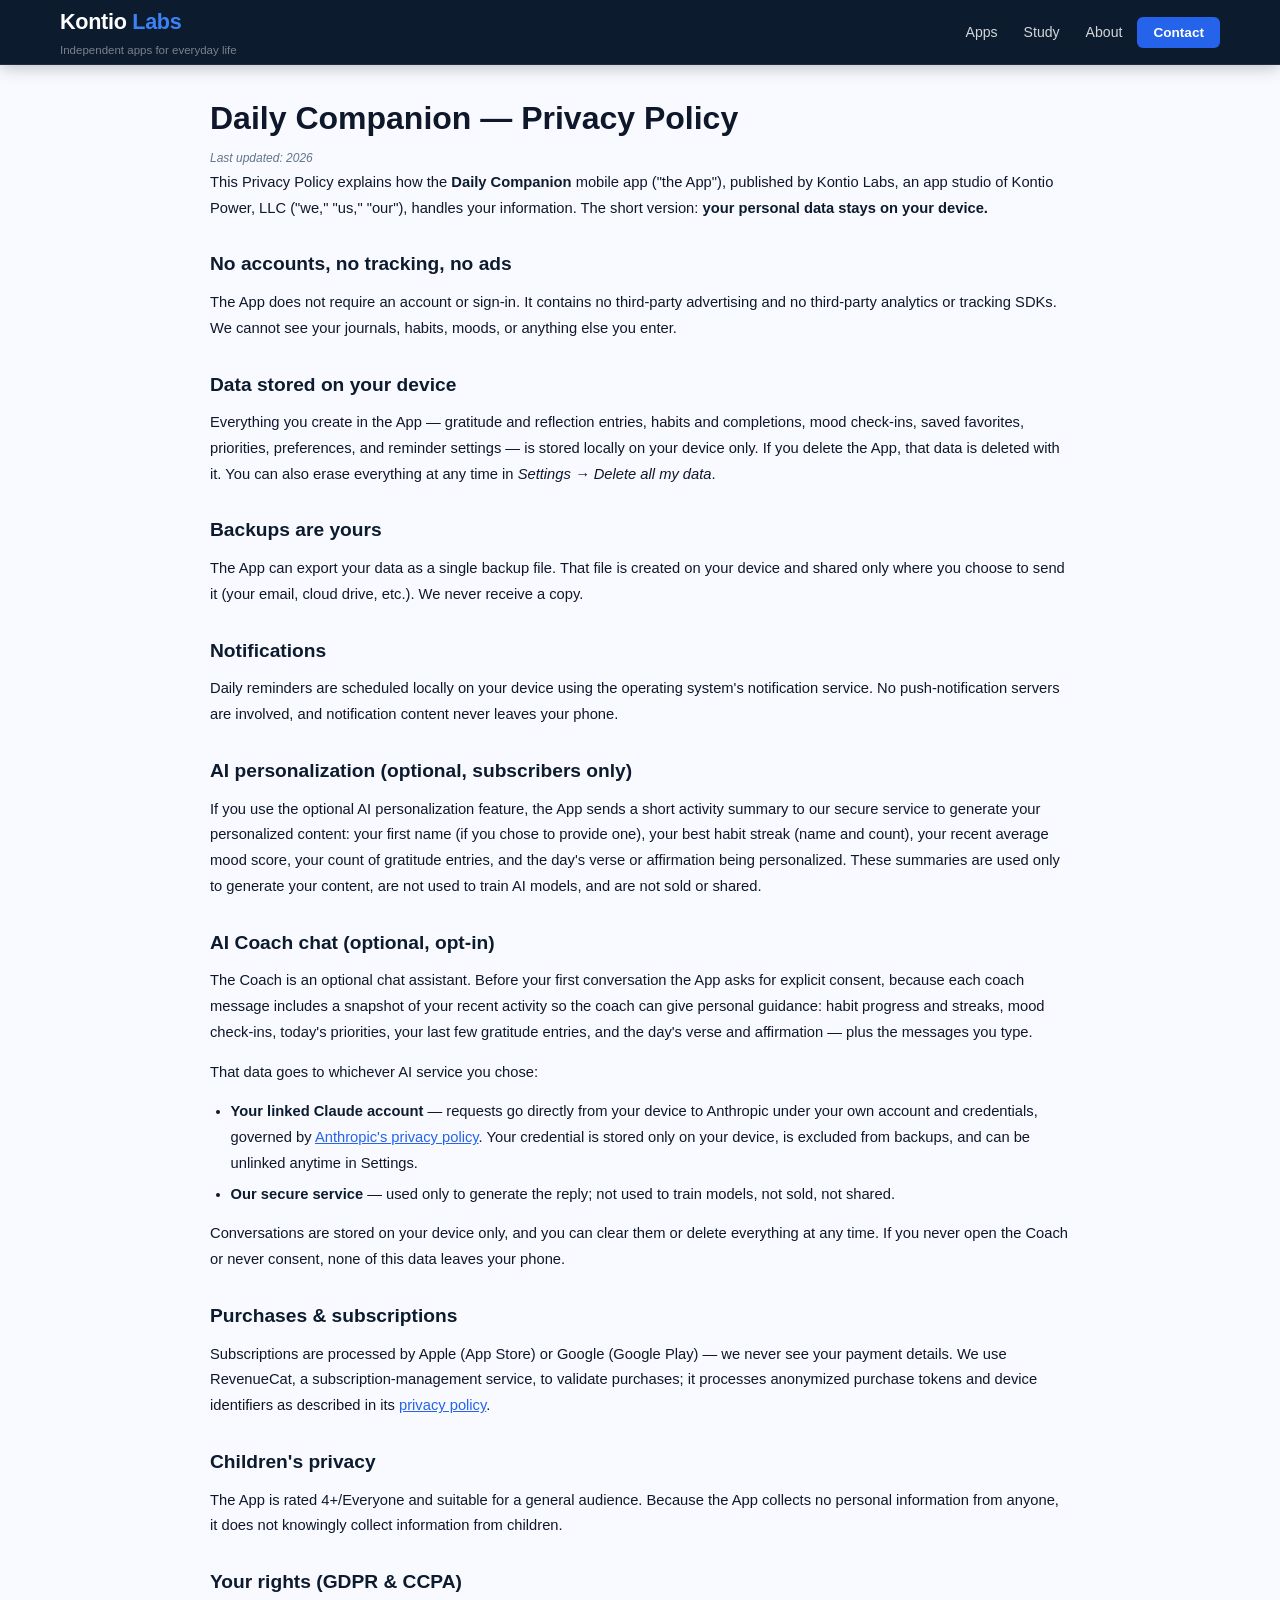
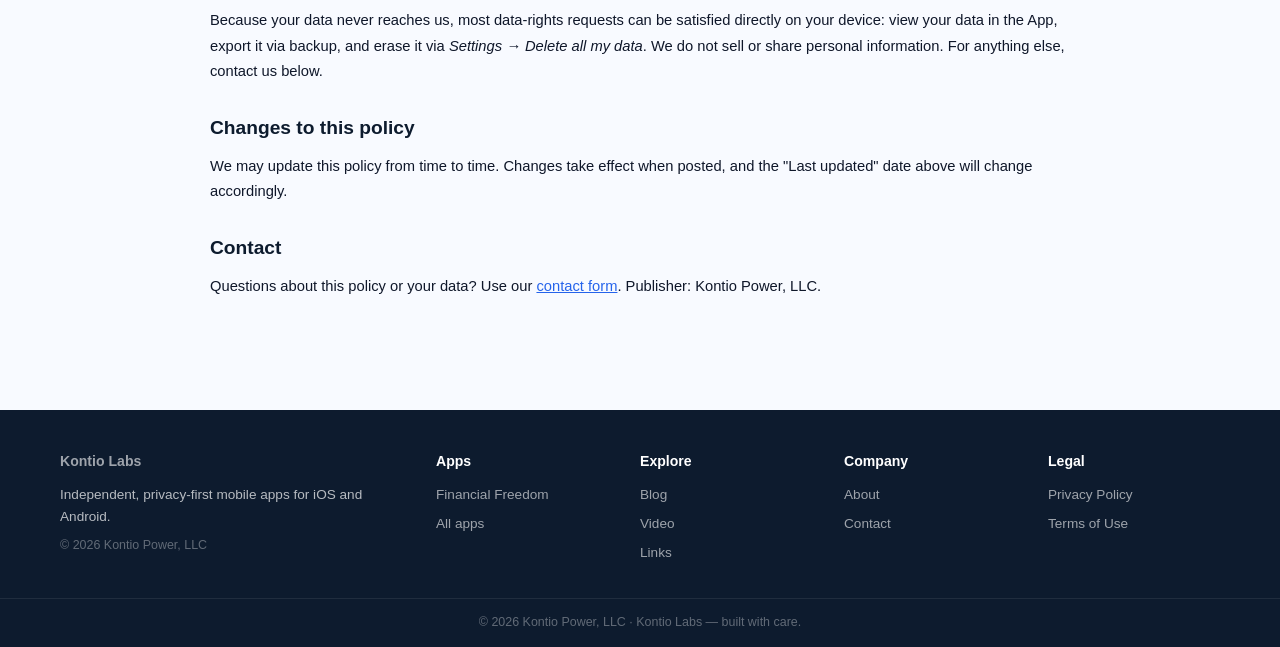
<file: site/daily-companion-privacy.html>
<!DOCTYPE html>
<!-- KONTIO LABS — DAILY COMPANION APP PRIVACY POLICY. Root depth. Have a professional review before publishing. -->
<html lang="en">
<head>
<meta charset="UTF-8"><meta name="viewport" content="width=device-width, initial-scale=1.0">
<title>Daily Companion — Privacy Policy | Kontio Labs</title>
<meta name="description" content="Privacy policy for the Daily Companion app by Kontio Labs — your journals, habits, and moods stay on your device. No accounts, no ads, no tracking.">
<meta name="robots" content="index, follow">
<link rel="canonical" href="https://kontiolabs.com/daily-companion-privacy.html">
<link rel="icon" href="/favicon.svg" type="image/svg+xml">
<meta property="og:title" content="Daily Companion — Privacy Policy | Kontio Labs">
<meta property="og:description" content="Your journals, habits, and moods stay on your device. No accounts, no ads, no tracking.">
<meta property="og:type" content="website">
<meta property="og:url" content="https://kontiolabs.com/daily-companion-privacy.html">
<meta property="og:site_name" content="Kontio Labs">
<meta name="twitter:card" content="summary">
<link rel="stylesheet" href="css/style.css">
<!-- Google Analytics 4 — replace G-XXXXXXXXXX with your Measurement ID -->
<script async src="https://www.googletagmanager.com/gtag/js?id=G-XXXXXXXXXX"></script>
<script>window.dataLayer=window.dataLayer||[];function gtag(){dataLayer.push(arguments);}gtag('js',new Date());gtag('config','G-XXXXXXXXXX');</script>
<script type="application/ld+json">
{"@context":"https://schema.org","@type":"BreadcrumbList","itemListElement":[{"@type":"ListItem","position":1,"name":"Home","item":"https://kontiolabs.com/"},{"@type":"ListItem","position":2,"name":"Daily Companion Privacy Policy","item":"https://kontiolabs.com/daily-companion-privacy.html"}]}
</script>
</head>
<body>
<a href="#main-content" class="skip-link">Skip to main content</a>

<header><div class="header-inner">
  <div><div class="site-title"><a href="index.html">Kontio <span>Labs</span></a></div><div class="site-tagline">Independent apps for everyday life</div></div>
  <nav><ul>
      <li><a href="index.html#apps">Apps</a></li>
      <li><a href="study/index.html">Study</a></li>
      <li><a href="about.html">About</a></li>
      <li><a href="contact.html" class="nav-cta">Contact</a></li>
    </ul>
  <button class="nav-toggle" aria-label="Toggle navigation" aria-expanded="false"><svg class="icon-open" width="22" height="22" viewBox="0 0 24 24" fill="none" stroke="currentColor" stroke-width="2"><line x1="3" y1="6" x2="21" y2="6"/><line x1="3" y1="12" x2="21" y2="12"/><line x1="3" y1="18" x2="21" y2="18"/></svg><svg class="icon-close" width="22" height="22" viewBox="0 0 24 24" fill="none" stroke="currentColor" stroke-width="2"><line x1="18" y1="6" x2="6" y2="18"/><line x1="6" y1="6" x2="18" y2="18"/></svg></button>
  </nav>
</div></header>

<div class="page-wrap full-width">
  <main id="main-content">

    <h1>Daily Companion — Privacy Policy</h1>
    <span class="updated-note">Last updated: 2026</span>

    <div class="article-body">
      <p>This Privacy Policy explains how the <strong>Daily Companion</strong> mobile app ("the App"), published by Kontio Labs, an app studio of Kontio Power, LLC ("we," "us," "our"), handles your information. The short version: <strong>your personal data stays on your device.</strong></p>

      <h2>No accounts, no tracking, no ads</h2>
      <p>The App does not require an account or sign-in. It contains no third-party advertising and no third-party analytics or tracking SDKs. We cannot see your journals, habits, moods, or anything else you enter.</p>

      <h2>Data stored on your device</h2>
      <p>Everything you create in the App — gratitude and reflection entries, habits and completions, mood check-ins, saved favorites, priorities, preferences, and reminder settings — is stored locally on your device only. If you delete the App, that data is deleted with it. You can also erase everything at any time in <em>Settings → Delete all my data</em>.</p>

      <h2>Backups are yours</h2>
      <p>The App can export your data as a single backup file. That file is created on your device and shared only where you choose to send it (your email, cloud drive, etc.). We never receive a copy.</p>

      <h2>Notifications</h2>
      <p>Daily reminders are scheduled locally on your device using the operating system's notification service. No push-notification servers are involved, and notification content never leaves your phone.</p>

      <h2>AI personalization (optional, subscribers only)</h2>
      <p>If you use the optional AI personalization feature, the App sends a short activity summary to our secure service to generate your personalized content: your first name (if you chose to provide one), your best habit streak (name and count), your recent average mood score, your count of gratitude entries, and the day's verse or affirmation being personalized. These summaries are used only to generate your content, are not used to train AI models, and are not sold or shared.</p>

      <h2>AI Coach chat (optional, opt-in)</h2>
      <p>The Coach is an optional chat assistant. Before your first conversation the App asks for explicit consent, because each coach message includes a snapshot of your recent activity so the coach can give personal guidance: habit progress and streaks, mood check-ins, today's priorities, your last few gratitude entries, and the day's verse and affirmation — plus the messages you type.</p>
      <p>That data goes to whichever AI service you chose:</p>
      <ul>
        <li><strong>Your linked Claude account</strong> — requests go directly from your device to Anthropic under your own account and credentials, governed by <a href="https://www.anthropic.com/legal/privacy" rel="noopener" target="_blank">Anthropic's privacy policy</a>. Your credential is stored only on your device, is excluded from backups, and can be unlinked anytime in Settings.</li>
        <li><strong>Our secure service</strong> — used only to generate the reply; not used to train models, not sold, not shared.</li>
      </ul>
      <p>Conversations are stored on your device only, and you can clear them or delete everything at any time. If you never open the Coach or never consent, none of this data leaves your phone.</p>

      <h2>Purchases &amp; subscriptions</h2>
      <p>Subscriptions are processed by Apple (App Store) or Google (Google Play) — we never see your payment details. We use RevenueCat, a subscription-management service, to validate purchases; it processes anonymized purchase tokens and device identifiers as described in its <a href="https://www.revenuecat.com/privacy" rel="noopener" target="_blank">privacy policy</a>.</p>

      <h2>Children's privacy</h2>
      <p>The App is rated 4+/Everyone and suitable for a general audience. Because the App collects no personal information from anyone, it does not knowingly collect information from children.</p>

      <h2>Your rights (GDPR &amp; CCPA)</h2>
      <p>Because your data never reaches us, most data-rights requests can be satisfied directly on your device: view your data in the App, export it via backup, and erase it via <em>Settings → Delete all my data</em>. We do not sell or share personal information. For anything else, contact us below.</p>

      <h2>Changes to this policy</h2>
      <p>We may update this policy from time to time. Changes take effect when posted, and the "Last updated" date above will change accordingly.</p>

      <h2>Contact</h2>
      <p>Questions about this policy or your data? Use our <a href="contact.html">contact form</a>. Publisher: Kontio Power, LLC.</p>
    </div>

  </main>
</div>

<footer>
  <div class="footer-inner">
    <div><h4><a href="index.html">Kontio Labs</a></h4><p>Independent, privacy-first mobile apps for iOS and Android.</p><p style="margin-top:8px;font-size:0.78rem;color:rgba(255,255,255,0.35);">© 2026 Kontio Power, LLC</p></div>
    <div><h4>Apps</h4><ul><li><a href="index.html#apps">Financial Freedom</a></li><li><a href="index.html#apps">All apps</a></li></ul></div>
    <div><h4>Explore</h4><ul><li><a href="blog.html">Blog</a></li><li><a href="video.html">Video</a></li><li><a href="links.html">Links</a></li></ul></div>
    <div><h4>Company</h4><ul><li><a href="about.html">About</a></li><li><a href="contact.html">Contact</a></li></ul></div>
    <div><h4>Legal</h4><ul><li><a href="privacy-policy.html">Privacy Policy</a></li><li><a href="terms.html">Terms of Use</a></li></ul></div>
  </div>
  <div class="footer-bottom">© 2026 Kontio Power, LLC · Kontio Labs — built with care.</div>
</footer>

<script>(function(){var btn=document.querySelector('.nav-toggle'),nav=document.querySelector('header nav');if(btn&&nav){btn.addEventListener('click',function(){var o=nav.classList.toggle('open');btn.setAttribute('aria-expanded',o?'true':'false');});document.addEventListener('click',function(e){if(!e.target.closest('header')){nav.classList.remove('open');btn.setAttribute('aria-expanded','false');}});}})();</script>
</body>
</html>
</file>
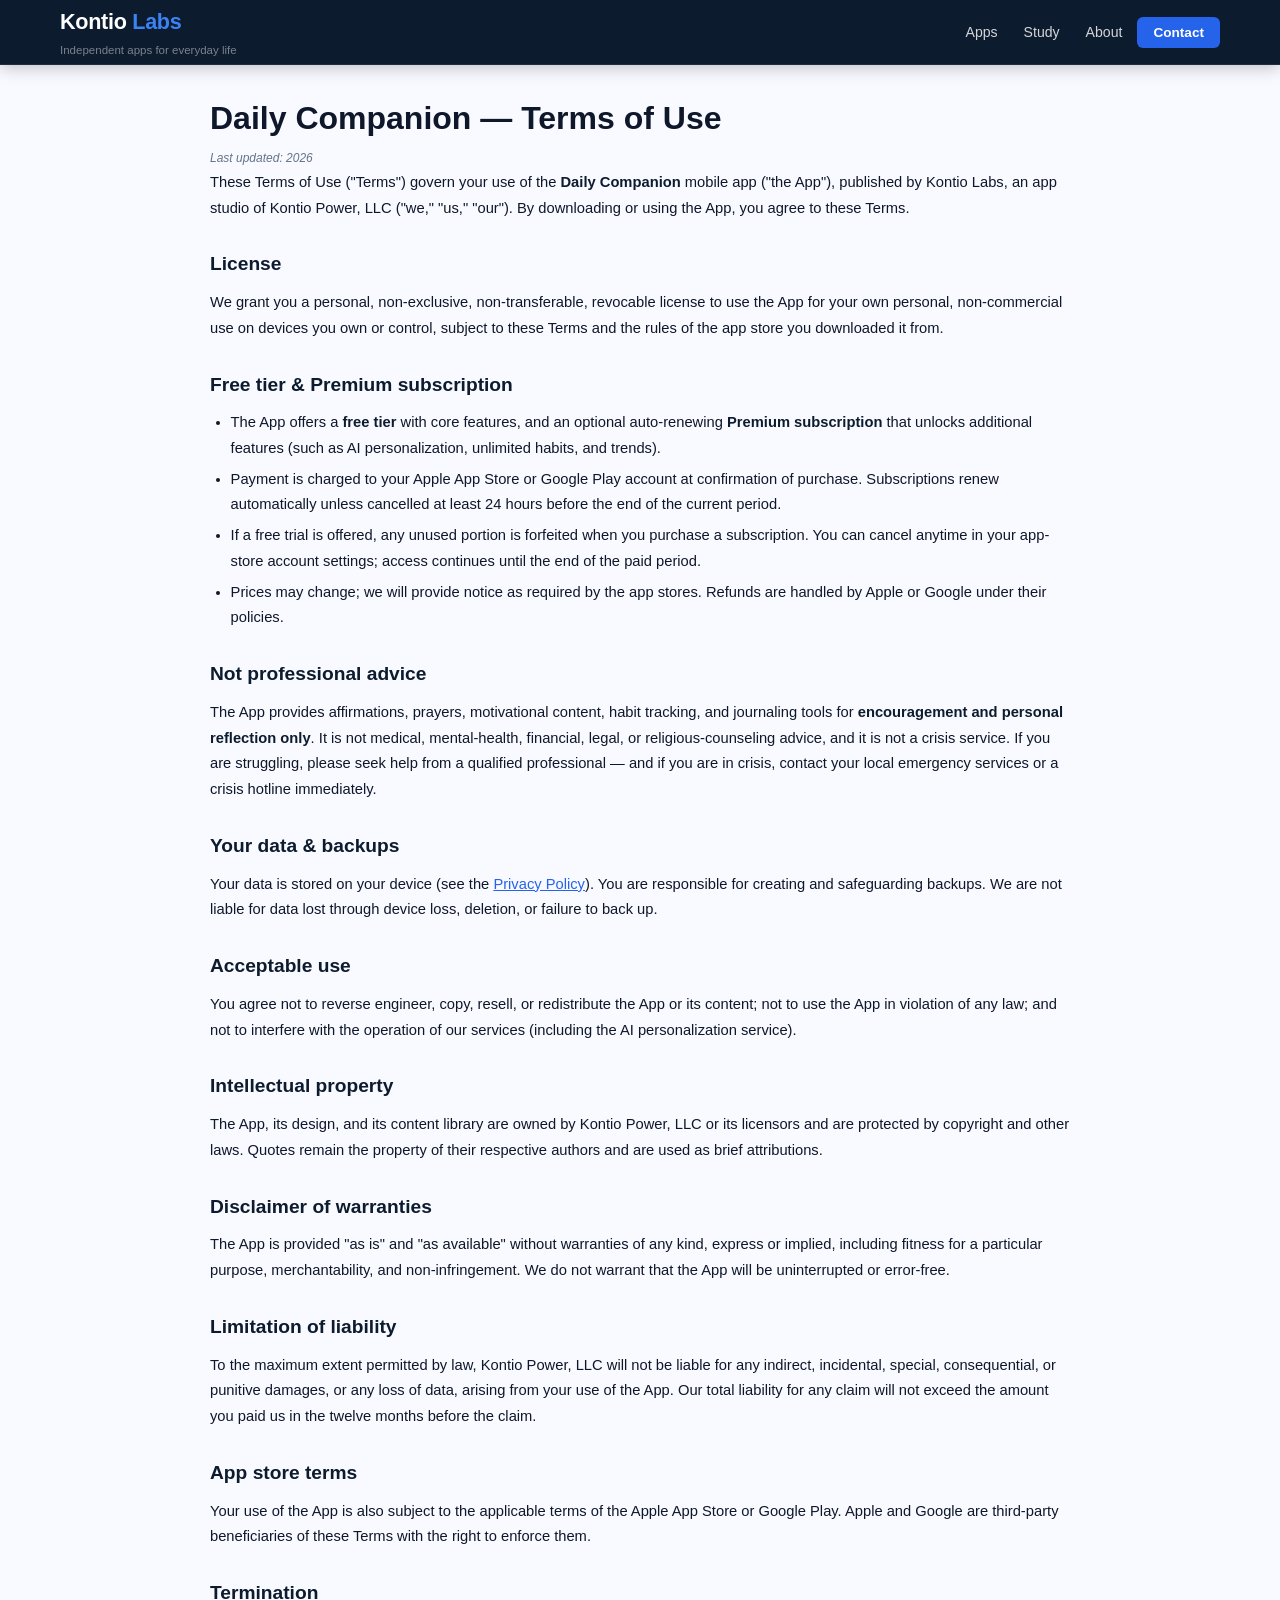
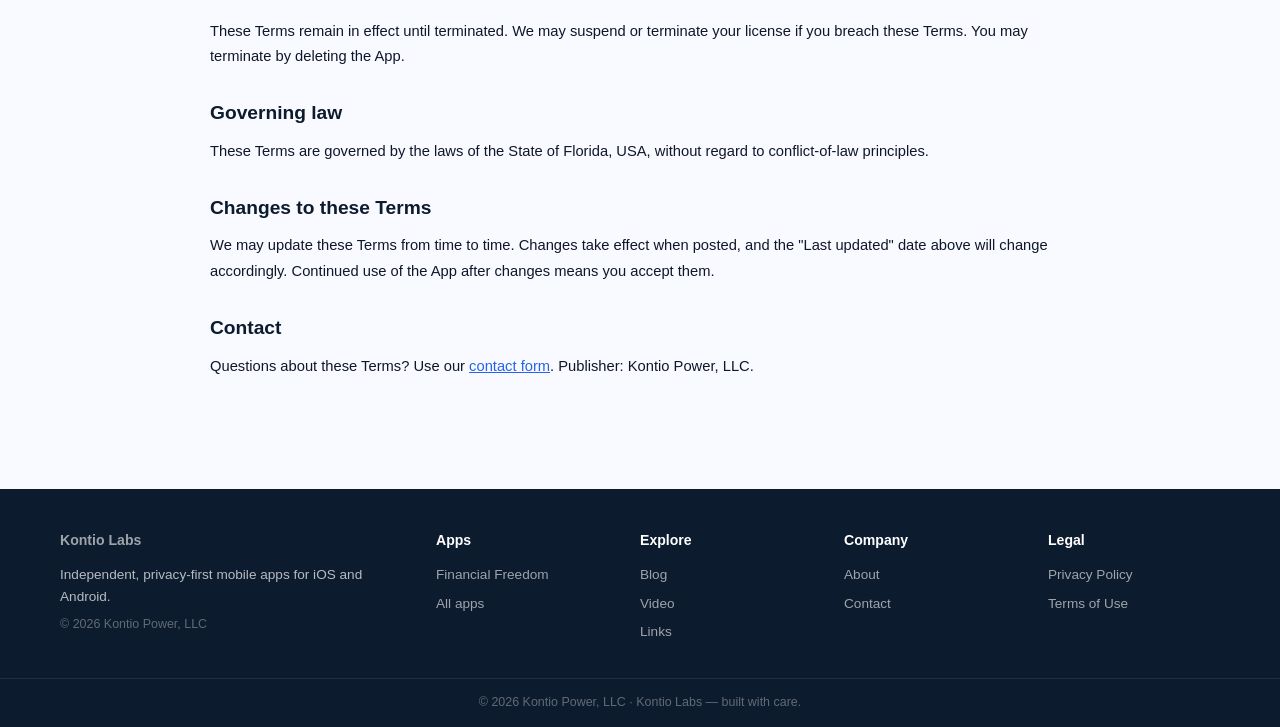
<file: site/daily-companion-terms.html>
<!DOCTYPE html>
<!-- KONTIO LABS — DAILY COMPANION APP TERMS OF USE. Root depth. Have a professional review before publishing. -->
<html lang="en">
<head>
<meta charset="UTF-8"><meta name="viewport" content="width=device-width, initial-scale=1.0">
<title>Daily Companion — Terms of Use | Kontio Labs</title>
<meta name="description" content="Terms of use for the Daily Companion app by Kontio Labs — subscriptions, free tier, content disclaimer, and your responsibilities.">
<meta name="robots" content="index, follow">
<link rel="canonical" href="https://kontiolabs.com/daily-companion-terms.html">
<link rel="icon" href="/favicon.svg" type="image/svg+xml">
<meta property="og:title" content="Daily Companion — Terms of Use | Kontio Labs">
<meta property="og:description" content="Terms of use for the Daily Companion app: subscriptions, free tier, and content disclaimer.">
<meta property="og:type" content="website">
<meta property="og:url" content="https://kontiolabs.com/daily-companion-terms.html">
<meta property="og:site_name" content="Kontio Labs">
<meta name="twitter:card" content="summary">
<link rel="stylesheet" href="css/style.css">
<!-- Google Analytics 4 — replace G-XXXXXXXXXX with your Measurement ID -->
<script async src="https://www.googletagmanager.com/gtag/js?id=G-XXXXXXXXXX"></script>
<script>window.dataLayer=window.dataLayer||[];function gtag(){dataLayer.push(arguments);}gtag('js',new Date());gtag('config','G-XXXXXXXXXX');</script>
<script type="application/ld+json">
{"@context":"https://schema.org","@type":"BreadcrumbList","itemListElement":[{"@type":"ListItem","position":1,"name":"Home","item":"https://kontiolabs.com/"},{"@type":"ListItem","position":2,"name":"Daily Companion Terms of Use","item":"https://kontiolabs.com/daily-companion-terms.html"}]}
</script>
</head>
<body>
<a href="#main-content" class="skip-link">Skip to main content</a>

<header><div class="header-inner">
  <div><div class="site-title"><a href="index.html">Kontio <span>Labs</span></a></div><div class="site-tagline">Independent apps for everyday life</div></div>
  <nav><ul>
      <li><a href="index.html#apps">Apps</a></li>
      <li><a href="study/index.html">Study</a></li>
      <li><a href="about.html">About</a></li>
      <li><a href="contact.html" class="nav-cta">Contact</a></li>
    </ul>
  <button class="nav-toggle" aria-label="Toggle navigation" aria-expanded="false"><svg class="icon-open" width="22" height="22" viewBox="0 0 24 24" fill="none" stroke="currentColor" stroke-width="2"><line x1="3" y1="6" x2="21" y2="6"/><line x1="3" y1="12" x2="21" y2="12"/><line x1="3" y1="18" x2="21" y2="18"/></svg><svg class="icon-close" width="22" height="22" viewBox="0 0 24 24" fill="none" stroke="currentColor" stroke-width="2"><line x1="18" y1="6" x2="6" y2="18"/><line x1="6" y1="6" x2="18" y2="18"/></svg></button>
  </nav>
</div></header>

<div class="page-wrap full-width">
  <main id="main-content">

    <h1>Daily Companion — Terms of Use</h1>
    <span class="updated-note">Last updated: 2026</span>

    <div class="article-body">
      <p>These Terms of Use ("Terms") govern your use of the <strong>Daily Companion</strong> mobile app ("the App"), published by Kontio Labs, an app studio of Kontio Power, LLC ("we," "us," "our"). By downloading or using the App, you agree to these Terms.</p>

      <h2>License</h2>
      <p>We grant you a personal, non-exclusive, non-transferable, revocable license to use the App for your own personal, non-commercial use on devices you own or control, subject to these Terms and the rules of the app store you downloaded it from.</p>

      <h2>Free tier &amp; Premium subscription</h2>
      <ul>
        <li>The App offers a <strong>free tier</strong> with core features, and an optional auto-renewing <strong>Premium subscription</strong> that unlocks additional features (such as AI personalization, unlimited habits, and trends).</li>
        <li>Payment is charged to your Apple App Store or Google Play account at confirmation of purchase. Subscriptions renew automatically unless cancelled at least 24 hours before the end of the current period.</li>
        <li>If a free trial is offered, any unused portion is forfeited when you purchase a subscription. You can cancel anytime in your app-store account settings; access continues until the end of the paid period.</li>
        <li>Prices may change; we will provide notice as required by the app stores. Refunds are handled by Apple or Google under their policies.</li>
      </ul>

      <h2>Not professional advice</h2>
      <p>The App provides affirmations, prayers, motivational content, habit tracking, and journaling tools for <strong>encouragement and personal reflection only</strong>. It is not medical, mental-health, financial, legal, or religious-counseling advice, and it is not a crisis service. If you are struggling, please seek help from a qualified professional — and if you are in crisis, contact your local emergency services or a crisis hotline immediately.</p>

      <h2>Your data &amp; backups</h2>
      <p>Your data is stored on your device (see the <a href="daily-companion-privacy.html">Privacy Policy</a>). You are responsible for creating and safeguarding backups. We are not liable for data lost through device loss, deletion, or failure to back up.</p>

      <h2>Acceptable use</h2>
      <p>You agree not to reverse engineer, copy, resell, or redistribute the App or its content; not to use the App in violation of any law; and not to interfere with the operation of our services (including the AI personalization service).</p>

      <h2>Intellectual property</h2>
      <p>The App, its design, and its content library are owned by Kontio Power, LLC or its licensors and are protected by copyright and other laws. Quotes remain the property of their respective authors and are used as brief attributions.</p>

      <h2>Disclaimer of warranties</h2>
      <p>The App is provided "as is" and "as available" without warranties of any kind, express or implied, including fitness for a particular purpose, merchantability, and non-infringement. We do not warrant that the App will be uninterrupted or error-free.</p>

      <h2>Limitation of liability</h2>
      <p>To the maximum extent permitted by law, Kontio Power, LLC will not be liable for any indirect, incidental, special, consequential, or punitive damages, or any loss of data, arising from your use of the App. Our total liability for any claim will not exceed the amount you paid us in the twelve months before the claim.</p>

      <h2>App store terms</h2>
      <p>Your use of the App is also subject to the applicable terms of the Apple App Store or Google Play. Apple and Google are third-party beneficiaries of these Terms with the right to enforce them.</p>

      <h2>Termination</h2>
      <p>These Terms remain in effect until terminated. We may suspend or terminate your license if you breach these Terms. You may terminate by deleting the App.</p>

      <h2>Governing law</h2>
      <p>These Terms are governed by the laws of the State of Florida, USA, without regard to conflict-of-law principles.</p>

      <h2>Changes to these Terms</h2>
      <p>We may update these Terms from time to time. Changes take effect when posted, and the "Last updated" date above will change accordingly. Continued use of the App after changes means you accept them.</p>

      <h2>Contact</h2>
      <p>Questions about these Terms? Use our <a href="contact.html">contact form</a>. Publisher: Kontio Power, LLC.</p>
    </div>

  </main>
</div>

<footer>
  <div class="footer-inner">
    <div><h4><a href="index.html">Kontio Labs</a></h4><p>Independent, privacy-first mobile apps for iOS and Android.</p><p style="margin-top:8px;font-size:0.78rem;color:rgba(255,255,255,0.35);">© 2026 Kontio Power, LLC</p></div>
    <div><h4>Apps</h4><ul><li><a href="index.html#apps">Financial Freedom</a></li><li><a href="index.html#apps">All apps</a></li></ul></div>
    <div><h4>Explore</h4><ul><li><a href="blog.html">Blog</a></li><li><a href="video.html">Video</a></li><li><a href="links.html">Links</a></li></ul></div>
    <div><h4>Company</h4><ul><li><a href="about.html">About</a></li><li><a href="contact.html">Contact</a></li></ul></div>
    <div><h4>Legal</h4><ul><li><a href="privacy-policy.html">Privacy Policy</a></li><li><a href="terms.html">Terms of Use</a></li></ul></div>
  </div>
  <div class="footer-bottom">© 2026 Kontio Power, LLC · Kontio Labs — built with care.</div>
</footer>

<script>(function(){var btn=document.querySelector('.nav-toggle'),nav=document.querySelector('header nav');if(btn&&nav){btn.addEventListener('click',function(){var o=nav.classList.toggle('open');btn.setAttribute('aria-expanded',o?'true':'false');});document.addEventListener('click',function(e){if(!e.target.closest('header')){nav.classList.remove('open');btn.setAttribute('aria-expanded','false');}});}})();</script>
</body>
</html>
</file>
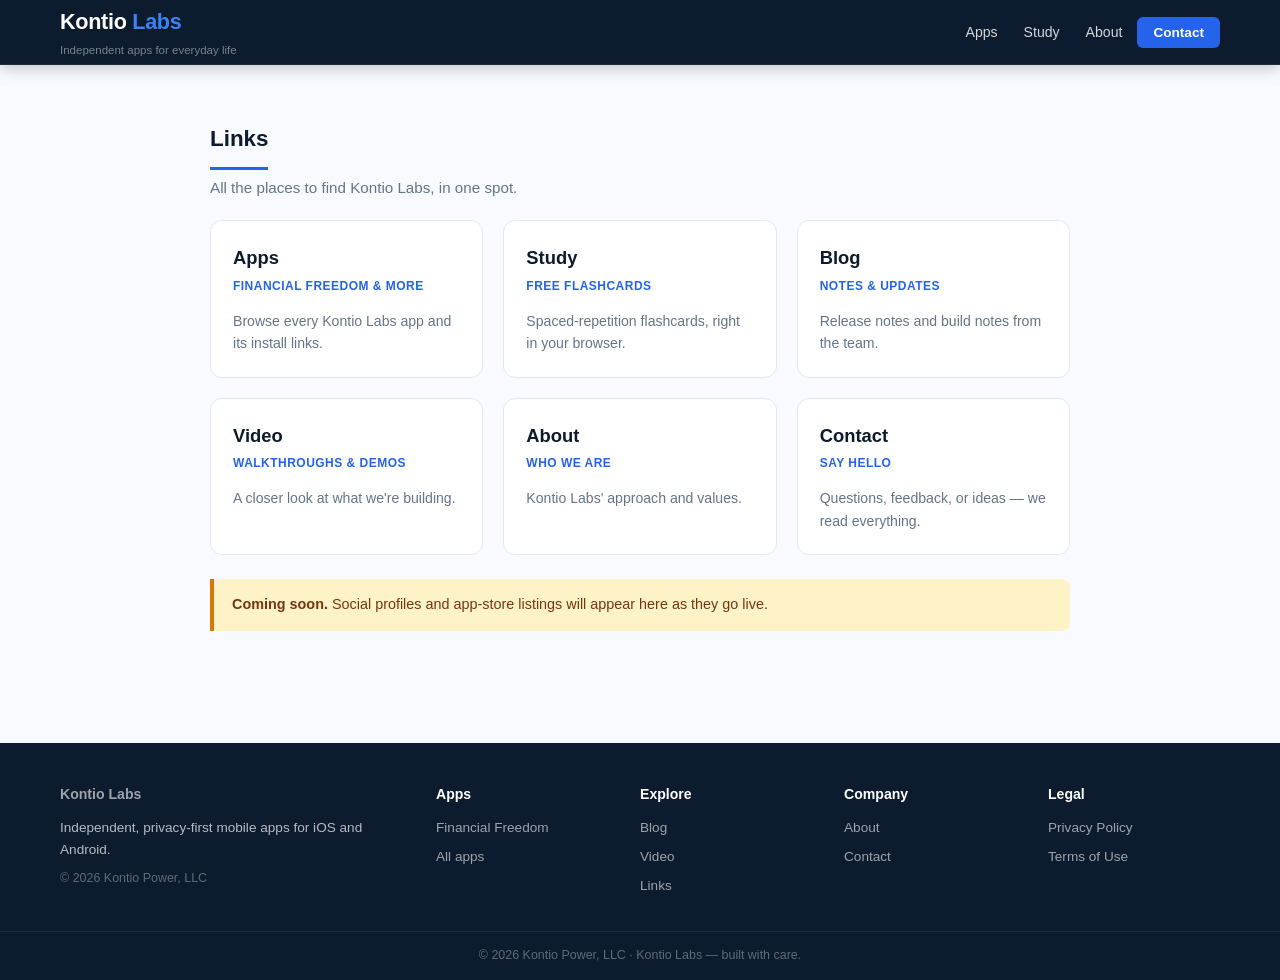
<file: site/links.html>
<!DOCTYPE html>
<!-- KONTIO LABS — LINKS (hub page; external links section is coming soon). Root depth. -->
<html lang="en">
<head>
<meta charset="UTF-8"><meta name="viewport" content="width=device-width, initial-scale=1.0">
<title>Links | Kontio Labs</title>
<meta name="description" content="All the places to find Kontio Labs — our apps, the study system, and more. Social and press links are coming soon.">
<meta name="keywords" content="Kontio Labs links, Kontio Power links">
<meta name="robots" content="index, follow">
<link rel="canonical" href="https://kontiolabs.com/links.html">
<link rel="icon" href="/favicon.svg" type="image/svg+xml">
<meta property="og:title" content="Links | Kontio Labs">
<meta property="og:description" content="All the places to find Kontio Labs — our apps, the study system, and more.">
<meta property="og:type" content="website">
<meta property="og:url" content="https://kontiolabs.com/links.html">
<meta property="og:site_name" content="Kontio Labs">
<meta property="og:image" content="https://kontiolabs.com/images/og-default.svg">
<meta name="twitter:card" content="summary_large_image">
<link rel="stylesheet" href="css/style.css">
<!-- Google Analytics 4 — replace G-XXXXXXXXXX with your Measurement ID -->
<script async src="https://www.googletagmanager.com/gtag/js?id=G-XXXXXXXXXX"></script>
<script>window.dataLayer=window.dataLayer||[];function gtag(){dataLayer.push(arguments);}gtag('js',new Date());gtag('config','G-XXXXXXXXXX');</script>
<script type="application/ld+json">
{"@context":"https://schema.org","@type":"BreadcrumbList","itemListElement":[{"@type":"ListItem","position":1,"name":"Home","item":"https://kontiolabs.com/"},{"@type":"ListItem","position":2,"name":"Links","item":"https://kontiolabs.com/links.html"}]}
</script>
</head>
<body>
<a href="#main-content" class="skip-link">Skip to main content</a>

<header><div class="header-inner">
  <div><div class="site-title"><a href="index.html">Kontio <span>Labs</span></a></div><div class="site-tagline">Independent apps for everyday life</div></div>
  <nav><ul>
      <li><a href="index.html#apps">Apps</a></li>
      <li><a href="study/index.html">Study</a></li>
      <li><a href="about.html">About</a></li>
      <li><a href="contact.html" class="nav-cta">Contact</a></li>
    </ul>
  <button class="nav-toggle" aria-label="Toggle navigation" aria-expanded="false"><svg class="icon-open" width="22" height="22" viewBox="0 0 24 24" fill="none" stroke="currentColor" stroke-width="2"><line x1="3" y1="6" x2="21" y2="6"/><line x1="3" y1="12" x2="21" y2="12"/><line x1="3" y1="18" x2="21" y2="18"/></svg><svg class="icon-close" width="22" height="22" viewBox="0 0 24 24" fill="none" stroke="currentColor" stroke-width="2"><line x1="18" y1="6" x2="6" y2="18"/><line x1="6" y1="6" x2="18" y2="18"/></svg></button>
  </nav>
</div></header>

<div class="page-wrap full-width">
  <main id="main-content">

    <h1 class="section-title">Links</h1>
    <p class="section-lead">All the places to find Kontio Labs, in one spot.</p>

    <div class="tool-grid cols-3">
      <a href="index.html#apps" class="tool-card">
        <div class="tool-header"><div><div class="tool-name">Apps</div><div class="tool-category">Financial Freedom &amp; more</div></div></div>
        <p style="font-size:0.88rem;color:var(--muted);margin:0;">Browse every Kontio Labs app and its install links.</p>
      </a>
      <a href="study/index.html" class="tool-card">
        <div class="tool-header"><div><div class="tool-name">Study</div><div class="tool-category">Free flashcards</div></div></div>
        <p style="font-size:0.88rem;color:var(--muted);margin:0;">Spaced-repetition flashcards, right in your browser.</p>
      </a>
      <a href="blog.html" class="tool-card">
        <div class="tool-header"><div><div class="tool-name">Blog</div><div class="tool-category">Notes &amp; updates</div></div></div>
        <p style="font-size:0.88rem;color:var(--muted);margin:0;">Release notes and build notes from the team.</p>
      </a>
      <a href="video.html" class="tool-card">
        <div class="tool-header"><div><div class="tool-name">Video</div><div class="tool-category">Walkthroughs &amp; demos</div></div></div>
        <p style="font-size:0.88rem;color:var(--muted);margin:0;">A closer look at what we're building.</p>
      </a>
      <a href="about.html" class="tool-card">
        <div class="tool-header"><div><div class="tool-name">About</div><div class="tool-category">Who we are</div></div></div>
        <p style="font-size:0.88rem;color:var(--muted);margin:0;">Kontio Labs' approach and values.</p>
      </a>
      <a href="contact.html" class="tool-card">
        <div class="tool-header"><div><div class="tool-name">Contact</div><div class="tool-category">Say hello</div></div></div>
        <p style="font-size:0.88rem;color:var(--muted);margin:0;">Questions, feedback, or ideas — we read everything.</p>
      </a>
    </div>

    <div class="callout-box amber" style="margin-top:24px;"><strong>Coming soon.</strong> Social profiles and app-store listings will appear here as they go live.</div>

  </main>
</div>

<footer>
  <div class="footer-inner">
    <div><h4><a href="index.html">Kontio Labs</a></h4><p>Independent, privacy-first mobile apps for iOS and Android.</p><p style="margin-top:8px;font-size:0.78rem;color:rgba(255,255,255,0.35);">© 2026 Kontio Power, LLC</p></div>
    <div><h4>Apps</h4><ul><li><a href="index.html#apps">Financial Freedom</a></li><li><a href="index.html#apps">All apps</a></li></ul></div>
    <div><h4>Explore</h4><ul><li><a href="blog.html">Blog</a></li><li><a href="video.html">Video</a></li><li><a href="links.html" aria-current="page">Links</a></li></ul></div>
    <div><h4>Company</h4><ul><li><a href="about.html">About</a></li><li><a href="contact.html">Contact</a></li></ul></div>
    <div><h4>Legal</h4><ul><li><a href="privacy-policy.html">Privacy Policy</a></li><li><a href="terms.html">Terms of Use</a></li></ul></div>
  </div>
  <div class="footer-bottom">© 2026 Kontio Power, LLC · Kontio Labs — built with care.</div>
</footer>

<script>(function(){var btn=document.querySelector('.nav-toggle'),nav=document.querySelector('header nav');if(btn&&nav){btn.addEventListener('click',function(){var o=nav.classList.toggle('open');btn.setAttribute('aria-expanded',o?'true':'false');});document.addEventListener('click',function(e){if(!e.target.closest('header')){nav.classList.remove('open');btn.setAttribute('aria-expanded','false');}});}})();</script>
</body>
</html>
</file>
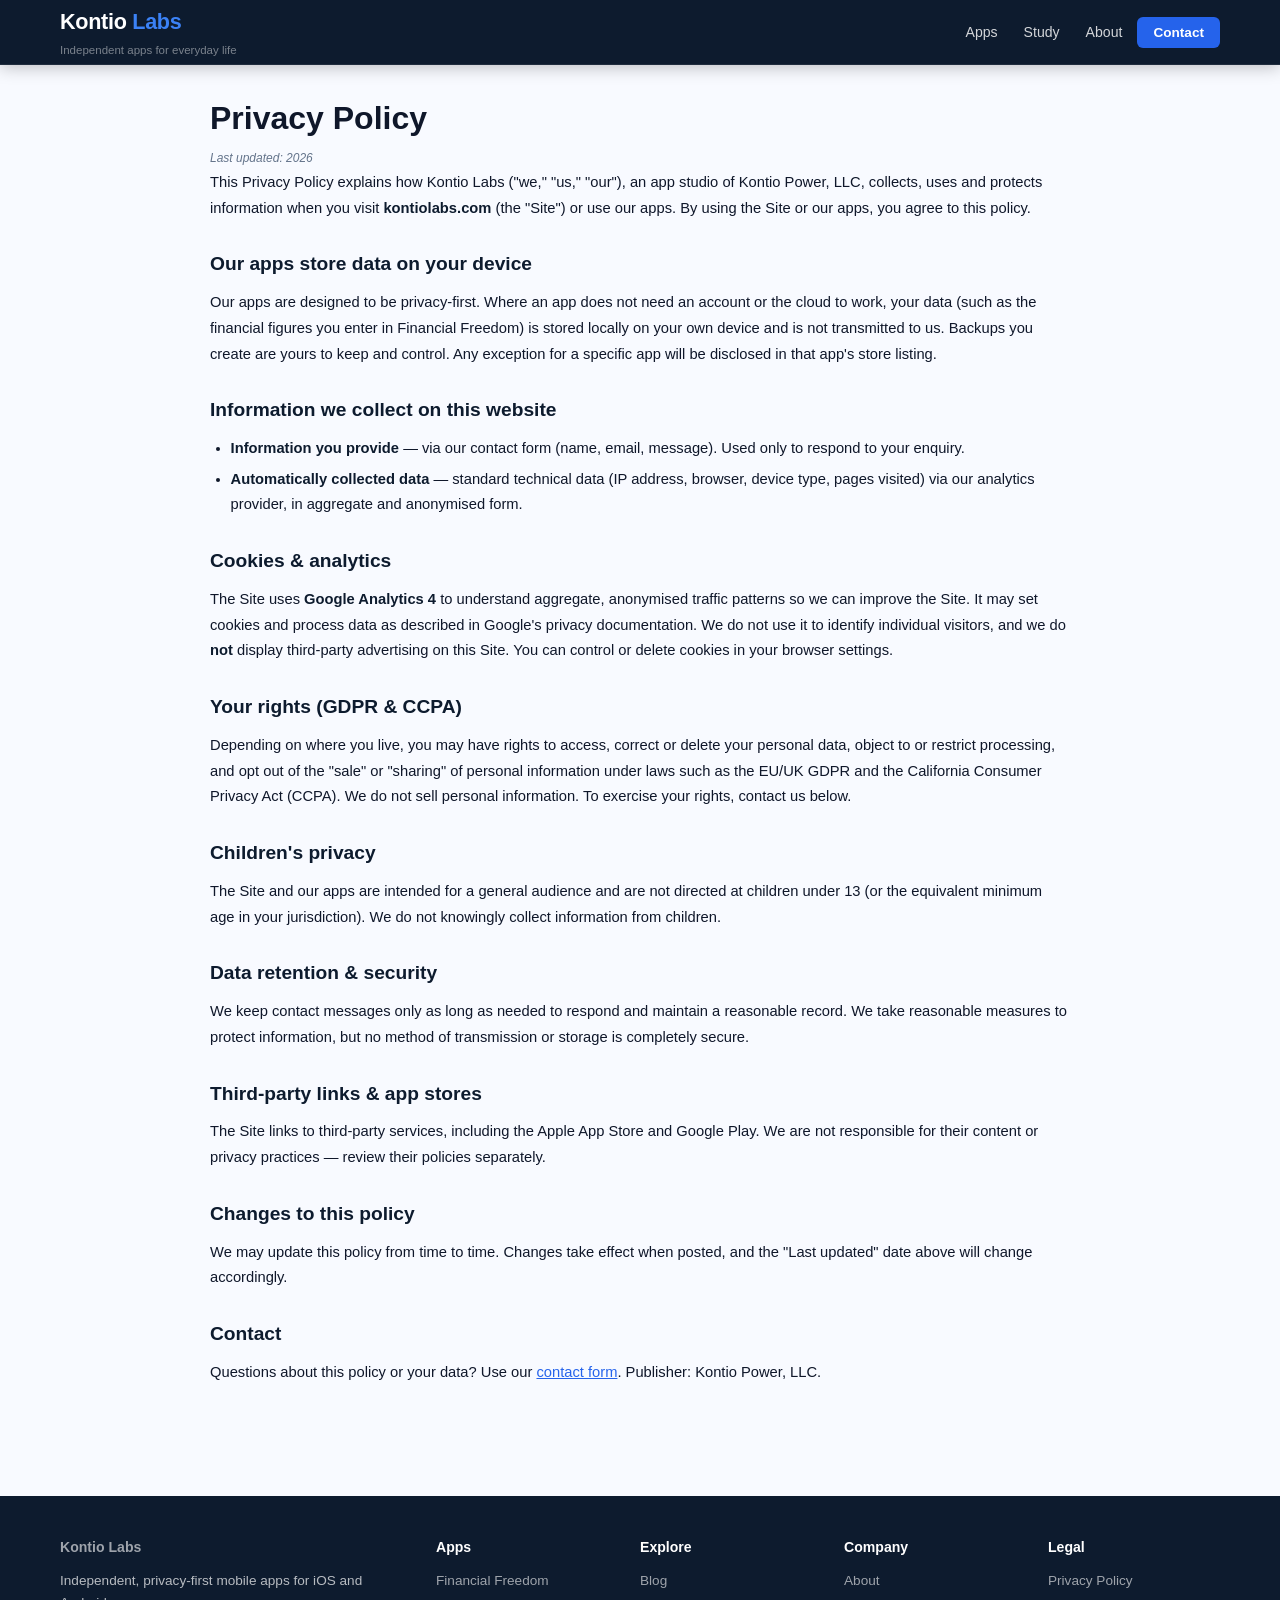
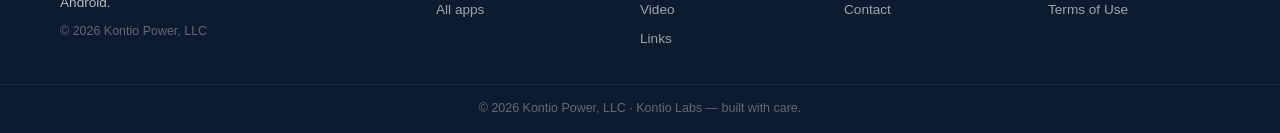
<file: site/privacy-policy.html>
<!DOCTYPE html>
<!-- KONTIO LABS — PRIVACY POLICY. Root depth. Have a professional review before publishing. -->
<html lang="en">
<head>
<meta charset="UTF-8"><meta name="viewport" content="width=device-width, initial-scale=1.0">
<title>Privacy Policy | Kontio Labs</title>
<meta name="description" content="The Kontio Labs privacy policy — how our website and apps handle data, cookies and analytics, and your rights under GDPR and CCPA.">
<meta name="robots" content="index, follow">
<link rel="canonical" href="https://kontiolabs.com/privacy-policy.html">
<link rel="icon" href="/favicon.svg" type="image/svg+xml">
<meta property="og:title" content="Privacy Policy | Kontio Labs">
<meta property="og:description" content="How Kontio Labs handles data, cookies and analytics, and your data rights.">
<meta property="og:type" content="website">
<meta property="og:url" content="https://kontiolabs.com/privacy-policy.html">
<meta property="og:site_name" content="Kontio Labs">
<meta name="twitter:card" content="summary">
<link rel="stylesheet" href="css/style.css">
<!-- Google Analytics 4 — replace G-XXXXXXXXXX with your Measurement ID -->
<script async src="https://www.googletagmanager.com/gtag/js?id=G-XXXXXXXXXX"></script>
<script>window.dataLayer=window.dataLayer||[];function gtag(){dataLayer.push(arguments);}gtag('js',new Date());gtag('config','G-XXXXXXXXXX');</script>
<script type="application/ld+json">
{"@context":"https://schema.org","@type":"BreadcrumbList","itemListElement":[{"@type":"ListItem","position":1,"name":"Home","item":"https://kontiolabs.com/"},{"@type":"ListItem","position":2,"name":"Privacy Policy","item":"https://kontiolabs.com/privacy-policy.html"}]}
</script>
</head>
<body>
<a href="#main-content" class="skip-link">Skip to main content</a>

<header><div class="header-inner">
  <div><div class="site-title"><a href="index.html">Kontio <span>Labs</span></a></div><div class="site-tagline">Independent apps for everyday life</div></div>
  <nav><ul>
      <li><a href="index.html#apps">Apps</a></li>
      <li><a href="study/index.html">Study</a></li>
      <li><a href="about.html">About</a></li>
      <li><a href="contact.html" class="nav-cta">Contact</a></li>
    </ul>
  <button class="nav-toggle" aria-label="Toggle navigation" aria-expanded="false"><svg class="icon-open" width="22" height="22" viewBox="0 0 24 24" fill="none" stroke="currentColor" stroke-width="2"><line x1="3" y1="6" x2="21" y2="6"/><line x1="3" y1="12" x2="21" y2="12"/><line x1="3" y1="18" x2="21" y2="18"/></svg><svg class="icon-close" width="22" height="22" viewBox="0 0 24 24" fill="none" stroke="currentColor" stroke-width="2"><line x1="18" y1="6" x2="6" y2="18"/><line x1="6" y1="6" x2="18" y2="18"/></svg></button>
  </nav>
</div></header>

<div class="page-wrap full-width">
  <main id="main-content">

    <h1>Privacy Policy</h1>
    <span class="updated-note">Last updated: 2026</span>

    <div class="article-body">
      <p>This Privacy Policy explains how Kontio Labs ("we," "us," "our"), an app studio of Kontio Power, LLC, collects, uses and protects information when you visit <strong>kontiolabs.com</strong> (the "Site") or use our apps. By using the Site or our apps, you agree to this policy.</p>

      <h2>Our apps store data on your device</h2>
      <p>Our apps are designed to be privacy-first. Where an app does not need an account or the cloud to work, your data (such as the financial figures you enter in Financial Freedom) is stored locally on your own device and is not transmitted to us. Backups you create are yours to keep and control. Any exception for a specific app will be disclosed in that app's store listing.</p>

      <h2>Information we collect on this website</h2>
      <ul>
        <li><strong>Information you provide</strong> — via our contact form (name, email, message). Used only to respond to your enquiry.</li>
        <li><strong>Automatically collected data</strong> — standard technical data (IP address, browser, device type, pages visited) via our analytics provider, in aggregate and anonymised form.</li>
      </ul>

      <h2>Cookies &amp; analytics</h2>
      <p>The Site uses <strong>Google Analytics 4</strong> to understand aggregate, anonymised traffic patterns so we can improve the Site. It may set cookies and process data as described in Google's privacy documentation. We do not use it to identify individual visitors, and we do <strong>not</strong> display third-party advertising on this Site. You can control or delete cookies in your browser settings.</p>

      <h2>Your rights (GDPR &amp; CCPA)</h2>
      <p>Depending on where you live, you may have rights to access, correct or delete your personal data, object to or restrict processing, and opt out of the "sale" or "sharing" of personal information under laws such as the EU/UK GDPR and the California Consumer Privacy Act (CCPA). We do not sell personal information. To exercise your rights, contact us below.</p>

      <h2>Children's privacy</h2>
      <p>The Site and our apps are intended for a general audience and are not directed at children under 13 (or the equivalent minimum age in your jurisdiction). We do not knowingly collect information from children.</p>

      <h2>Data retention &amp; security</h2>
      <p>We keep contact messages only as long as needed to respond and maintain a reasonable record. We take reasonable measures to protect information, but no method of transmission or storage is completely secure.</p>

      <h2>Third-party links &amp; app stores</h2>
      <p>The Site links to third-party services, including the Apple App Store and Google Play. We are not responsible for their content or privacy practices — review their policies separately.</p>

      <h2>Changes to this policy</h2>
      <p>We may update this policy from time to time. Changes take effect when posted, and the "Last updated" date above will change accordingly.</p>

      <h2>Contact</h2>
      <p>Questions about this policy or your data? Use our <a href="contact.html">contact form</a>. Publisher: Kontio Power, LLC.</p>
    </div>

  </main>
</div>

<footer>
  <div class="footer-inner">
    <div><h4><a href="index.html">Kontio Labs</a></h4><p>Independent, privacy-first mobile apps for iOS and Android.</p><p style="margin-top:8px;font-size:0.78rem;color:rgba(255,255,255,0.35);">© 2026 Kontio Power, LLC</p></div>
    <div><h4>Apps</h4><ul><li><a href="index.html#apps">Financial Freedom</a></li><li><a href="index.html#apps">All apps</a></li></ul></div>
    <div><h4>Explore</h4><ul><li><a href="blog.html">Blog</a></li><li><a href="video.html">Video</a></li><li><a href="links.html">Links</a></li></ul></div>
    <div><h4>Company</h4><ul><li><a href="about.html">About</a></li><li><a href="contact.html">Contact</a></li></ul></div>
    <div><h4>Legal</h4><ul><li><a href="privacy-policy.html">Privacy Policy</a></li><li><a href="terms.html">Terms of Use</a></li></ul></div>
  </div>
  <div class="footer-bottom">© 2026 Kontio Power, LLC · Kontio Labs — built with care.</div>
</footer>

<script>(function(){var btn=document.querySelector('.nav-toggle'),nav=document.querySelector('header nav');if(btn&&nav){btn.addEventListener('click',function(){var o=nav.classList.toggle('open');btn.setAttribute('aria-expanded',o?'true':'false');});document.addEventListener('click',function(e){if(!e.target.closest('header')){nav.classList.remove('open');btn.setAttribute('aria-expanded','false');}});}})();</script>
</body>
</html>
</file>
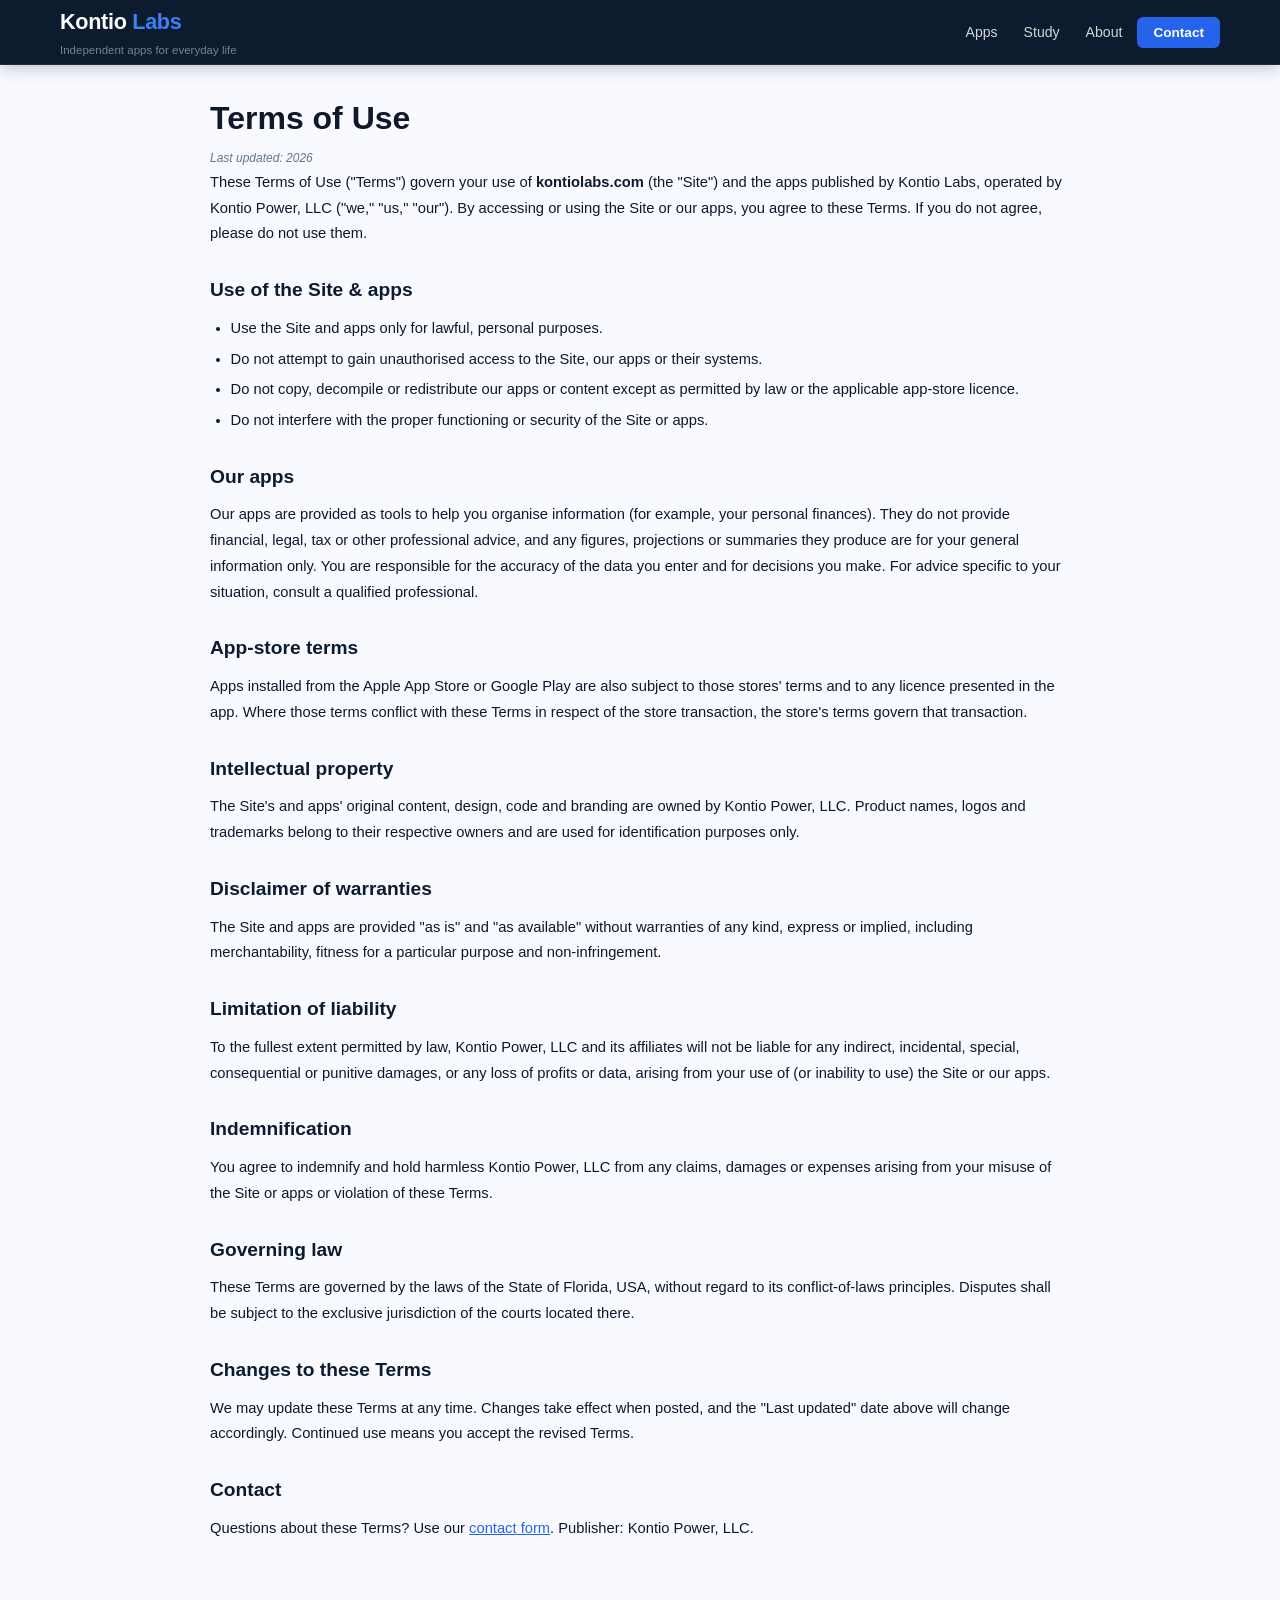
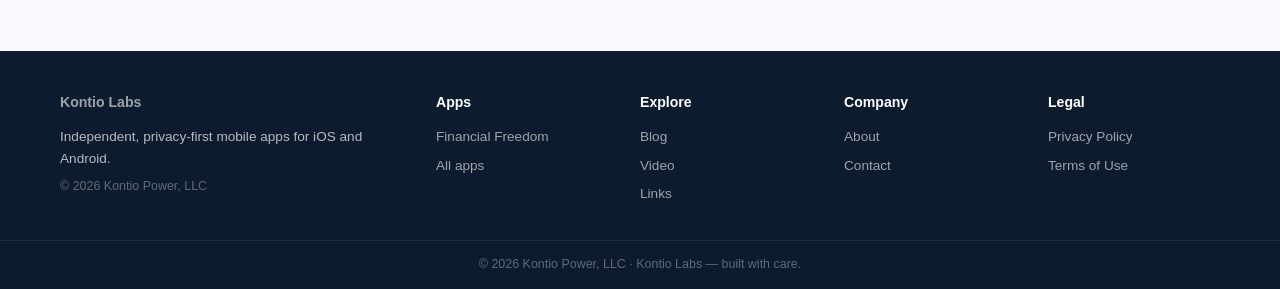
<file: site/terms.html>
<!DOCTYPE html>
<!-- KONTIO LABS — TERMS OF USE. Root depth. Have a professional review before publishing.
     Governing law defaults to the State of Florida, USA — change if the entity is elsewhere. -->
<html lang="en">
<head>
<meta charset="UTF-8"><meta name="viewport" content="width=device-width, initial-scale=1.0">
<title>Terms of Use | Kontio Labs</title>
<meta name="description" content="The terms of use for Kontio Labs — acceptable use, intellectual property, disclaimers and limitation of liability for our website and apps.">
<meta name="robots" content="index, follow">
<link rel="canonical" href="https://kontiolabs.com/terms.html">
<link rel="icon" href="/favicon.svg" type="image/svg+xml">
<meta property="og:title" content="Terms of Use | Kontio Labs">
<meta property="og:description" content="Acceptable use, disclaimers and limitation of liability for Kontio Labs.">
<meta property="og:type" content="website">
<meta property="og:url" content="https://kontiolabs.com/terms.html">
<meta property="og:site_name" content="Kontio Labs">
<meta name="twitter:card" content="summary">
<link rel="stylesheet" href="css/style.css">
<!-- Google Analytics 4 — replace G-XXXXXXXXXX with your Measurement ID -->
<script async src="https://www.googletagmanager.com/gtag/js?id=G-XXXXXXXXXX"></script>
<script>window.dataLayer=window.dataLayer||[];function gtag(){dataLayer.push(arguments);}gtag('js',new Date());gtag('config','G-XXXXXXXXXX');</script>
<script type="application/ld+json">
{"@context":"https://schema.org","@type":"BreadcrumbList","itemListElement":[{"@type":"ListItem","position":1,"name":"Home","item":"https://kontiolabs.com/"},{"@type":"ListItem","position":2,"name":"Terms of Use","item":"https://kontiolabs.com/terms.html"}]}
</script>
</head>
<body>
<a href="#main-content" class="skip-link">Skip to main content</a>

<header><div class="header-inner">
  <div><div class="site-title"><a href="index.html">Kontio <span>Labs</span></a></div><div class="site-tagline">Independent apps for everyday life</div></div>
  <nav><ul>
      <li><a href="index.html#apps">Apps</a></li>
      <li><a href="study/index.html">Study</a></li>
      <li><a href="about.html">About</a></li>
      <li><a href="contact.html" class="nav-cta">Contact</a></li>
    </ul>
  <button class="nav-toggle" aria-label="Toggle navigation" aria-expanded="false"><svg class="icon-open" width="22" height="22" viewBox="0 0 24 24" fill="none" stroke="currentColor" stroke-width="2"><line x1="3" y1="6" x2="21" y2="6"/><line x1="3" y1="12" x2="21" y2="12"/><line x1="3" y1="18" x2="21" y2="18"/></svg><svg class="icon-close" width="22" height="22" viewBox="0 0 24 24" fill="none" stroke="currentColor" stroke-width="2"><line x1="18" y1="6" x2="6" y2="18"/><line x1="6" y1="6" x2="18" y2="18"/></svg></button>
  </nav>
</div></header>

<div class="page-wrap full-width">
  <main id="main-content">

    <h1>Terms of Use</h1>
    <span class="updated-note">Last updated: 2026</span>

    <div class="article-body">
      <p>These Terms of Use ("Terms") govern your use of <strong>kontiolabs.com</strong> (the "Site") and the apps published by Kontio Labs, operated by Kontio Power, LLC ("we," "us," "our"). By accessing or using the Site or our apps, you agree to these Terms. If you do not agree, please do not use them.</p>

      <h2>Use of the Site &amp; apps</h2>
      <ul>
        <li>Use the Site and apps only for lawful, personal purposes.</li>
        <li>Do not attempt to gain unauthorised access to the Site, our apps or their systems.</li>
        <li>Do not copy, decompile or redistribute our apps or content except as permitted by law or the applicable app-store licence.</li>
        <li>Do not interfere with the proper functioning or security of the Site or apps.</li>
      </ul>

      <h2>Our apps</h2>
      <p>Our apps are provided as tools to help you organise information (for example, your personal finances). They do not provide financial, legal, tax or other professional advice, and any figures, projections or summaries they produce are for your general information only. You are responsible for the accuracy of the data you enter and for decisions you make. For advice specific to your situation, consult a qualified professional.</p>

      <h2>App-store terms</h2>
      <p>Apps installed from the Apple App Store or Google Play are also subject to those stores' terms and to any licence presented in the app. Where those terms conflict with these Terms in respect of the store transaction, the store's terms govern that transaction.</p>

      <h2>Intellectual property</h2>
      <p>The Site's and apps' original content, design, code and branding are owned by Kontio Power, LLC. Product names, logos and trademarks belong to their respective owners and are used for identification purposes only.</p>

      <h2>Disclaimer of warranties</h2>
      <p>The Site and apps are provided "as is" and "as available" without warranties of any kind, express or implied, including merchantability, fitness for a particular purpose and non-infringement.</p>

      <h2>Limitation of liability</h2>
      <p>To the fullest extent permitted by law, Kontio Power, LLC and its affiliates will not be liable for any indirect, incidental, special, consequential or punitive damages, or any loss of profits or data, arising from your use of (or inability to use) the Site or our apps.</p>

      <h2>Indemnification</h2>
      <p>You agree to indemnify and hold harmless Kontio Power, LLC from any claims, damages or expenses arising from your misuse of the Site or apps or violation of these Terms.</p>

      <h2>Governing law</h2>
      <p>These Terms are governed by the laws of the State of Florida, USA, without regard to its conflict-of-laws principles. Disputes shall be subject to the exclusive jurisdiction of the courts located there.</p>

      <h2>Changes to these Terms</h2>
      <p>We may update these Terms at any time. Changes take effect when posted, and the "Last updated" date above will change accordingly. Continued use means you accept the revised Terms.</p>

      <h2>Contact</h2>
      <p>Questions about these Terms? Use our <a href="contact.html">contact form</a>. Publisher: Kontio Power, LLC.</p>
    </div>

  </main>
</div>

<footer>
  <div class="footer-inner">
    <div><h4><a href="index.html">Kontio Labs</a></h4><p>Independent, privacy-first mobile apps for iOS and Android.</p><p style="margin-top:8px;font-size:0.78rem;color:rgba(255,255,255,0.35);">© 2026 Kontio Power, LLC</p></div>
    <div><h4>Apps</h4><ul><li><a href="index.html#apps">Financial Freedom</a></li><li><a href="index.html#apps">All apps</a></li></ul></div>
    <div><h4>Explore</h4><ul><li><a href="blog.html">Blog</a></li><li><a href="video.html">Video</a></li><li><a href="links.html">Links</a></li></ul></div>
    <div><h4>Company</h4><ul><li><a href="about.html">About</a></li><li><a href="contact.html">Contact</a></li></ul></div>
    <div><h4>Legal</h4><ul><li><a href="privacy-policy.html">Privacy Policy</a></li><li><a href="terms.html">Terms of Use</a></li></ul></div>
  </div>
  <div class="footer-bottom">© 2026 Kontio Power, LLC · Kontio Labs — built with care.</div>
</footer>

<script>(function(){var btn=document.querySelector('.nav-toggle'),nav=document.querySelector('header nav');if(btn&&nav){btn.addEventListener('click',function(){var o=nav.classList.toggle('open');btn.setAttribute('aria-expanded',o?'true':'false');});document.addEventListener('click',function(e){if(!e.target.closest('header')){nav.classList.remove('open');btn.setAttribute('aria-expanded','false');}});}})();</script>
</body>
</html>
</file>
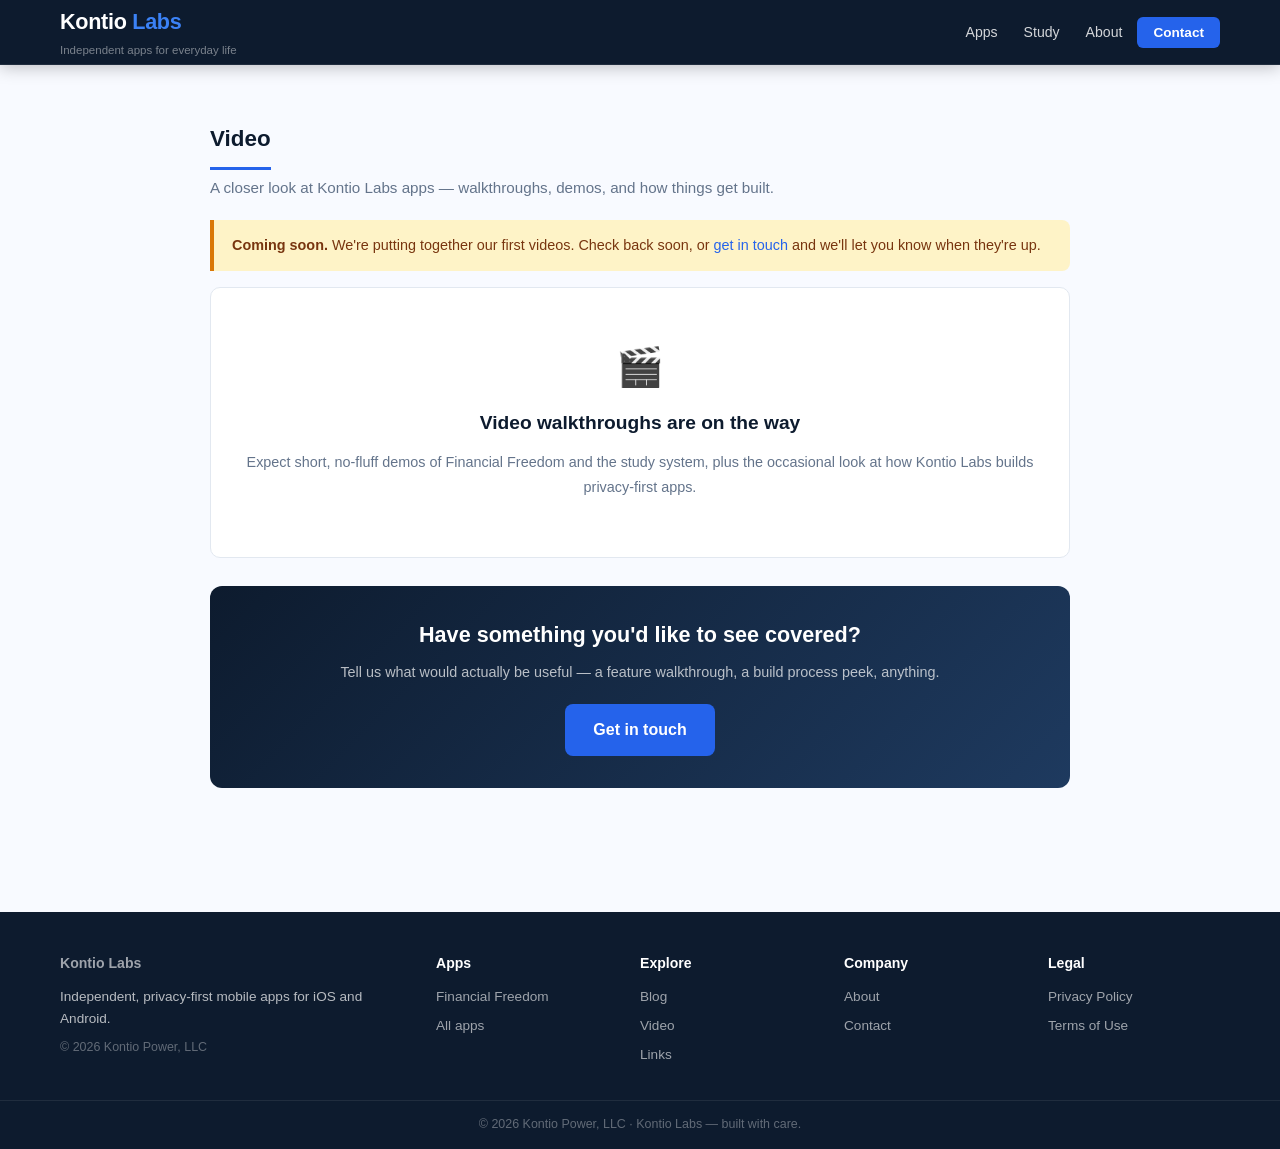
<file: site/video.html>
<!DOCTYPE html>
<!-- KONTIO LABS — VIDEO (placeholder / coming soon). Root depth. -->
<html lang="en">
<head>
<meta charset="UTF-8"><meta name="viewport" content="width=device-width, initial-scale=1.0">
<title>Video | Kontio Labs</title>
<meta name="description" content="Walkthroughs and demos of Kontio Labs apps. Video content is coming soon.">
<meta name="keywords" content="Kontio Labs video, app demo, app walkthrough, Kontio Power">
<meta name="robots" content="index, follow">
<link rel="canonical" href="https://kontiolabs.com/video.html">
<link rel="icon" href="/favicon.svg" type="image/svg+xml">
<meta property="og:title" content="Video | Kontio Labs">
<meta property="og:description" content="Walkthroughs and demos of Kontio Labs apps. Coming soon.">
<meta property="og:type" content="website">
<meta property="og:url" content="https://kontiolabs.com/video.html">
<meta property="og:site_name" content="Kontio Labs">
<meta property="og:image" content="https://kontiolabs.com/images/og-default.svg">
<meta name="twitter:card" content="summary_large_image">
<link rel="stylesheet" href="css/style.css">
<!-- Google Analytics 4 — replace G-XXXXXXXXXX with your Measurement ID -->
<script async src="https://www.googletagmanager.com/gtag/js?id=G-XXXXXXXXXX"></script>
<script>window.dataLayer=window.dataLayer||[];function gtag(){dataLayer.push(arguments);}gtag('js',new Date());gtag('config','G-XXXXXXXXXX');</script>
<script type="application/ld+json">
{"@context":"https://schema.org","@type":"BreadcrumbList","itemListElement":[{"@type":"ListItem","position":1,"name":"Home","item":"https://kontiolabs.com/"},{"@type":"ListItem","position":2,"name":"Video","item":"https://kontiolabs.com/video.html"}]}
</script>
</head>
<body>
<a href="#main-content" class="skip-link">Skip to main content</a>

<header><div class="header-inner">
  <div><div class="site-title"><a href="index.html">Kontio <span>Labs</span></a></div><div class="site-tagline">Independent apps for everyday life</div></div>
  <nav><ul>
      <li><a href="index.html#apps">Apps</a></li>
      <li><a href="study/index.html">Study</a></li>
      <li><a href="about.html">About</a></li>
      <li><a href="contact.html" class="nav-cta">Contact</a></li>
    </ul>
  <button class="nav-toggle" aria-label="Toggle navigation" aria-expanded="false"><svg class="icon-open" width="22" height="22" viewBox="0 0 24 24" fill="none" stroke="currentColor" stroke-width="2"><line x1="3" y1="6" x2="21" y2="6"/><line x1="3" y1="12" x2="21" y2="12"/><line x1="3" y1="18" x2="21" y2="18"/></svg><svg class="icon-close" width="22" height="22" viewBox="0 0 24 24" fill="none" stroke="currentColor" stroke-width="2"><line x1="18" y1="6" x2="6" y2="18"/><line x1="6" y1="6" x2="18" y2="18"/></svg></button>
  </nav>
</div></header>

<div class="page-wrap full-width">
  <main id="main-content">

    <h1 class="section-title">Video</h1>
    <p class="section-lead">A closer look at Kontio Labs apps — walkthroughs, demos, and how things get built.</p>

    <div class="callout-box amber"><strong>Coming soon.</strong> We're putting together our first videos. Check back soon, or <a href="contact.html">get in touch</a> and we'll let you know when they're up.</div>

    <div class="content-card" style="text-align:center;padding:48px 22px;">
      <div style="font-size:2.4rem;margin-bottom:10px;">🎬</div>
      <h2>Video walkthroughs are on the way</h2>
      <p>Expect short, no-fluff demos of Financial Freedom and the study system, plus the occasional look at how Kontio Labs builds privacy-first apps.</p>
    </div>

    <div class="cta-banner">
      <h2>Have something you'd like to see covered?</h2>
      <p>Tell us what would actually be useful — a feature walkthrough, a build process peek, anything.</p>
      <a href="contact.html" class="cta-btn cta-btn-lg">Get in touch</a>
    </div>

  </main>
</div>

<footer>
  <div class="footer-inner">
    <div><h4><a href="index.html">Kontio Labs</a></h4><p>Independent, privacy-first mobile apps for iOS and Android.</p><p style="margin-top:8px;font-size:0.78rem;color:rgba(255,255,255,0.35);">© 2026 Kontio Power, LLC</p></div>
    <div><h4>Apps</h4><ul><li><a href="index.html#apps">Financial Freedom</a></li><li><a href="index.html#apps">All apps</a></li></ul></div>
    <div><h4>Explore</h4><ul><li><a href="blog.html">Blog</a></li><li><a href="video.html" aria-current="page">Video</a></li><li><a href="links.html">Links</a></li></ul></div>
    <div><h4>Company</h4><ul><li><a href="about.html">About</a></li><li><a href="contact.html">Contact</a></li></ul></div>
    <div><h4>Legal</h4><ul><li><a href="privacy-policy.html">Privacy Policy</a></li><li><a href="terms.html">Terms of Use</a></li></ul></div>
  </div>
  <div class="footer-bottom">© 2026 Kontio Power, LLC · Kontio Labs — built with care.</div>
</footer>

<script>(function(){var btn=document.querySelector('.nav-toggle'),nav=document.querySelector('header nav');if(btn&&nav){btn.addEventListener('click',function(){var o=nav.classList.toggle('open');btn.setAttribute('aria-expanded',o?'true':'false');});document.addEventListener('click',function(e){if(!e.target.closest('header')){nav.classList.remove('open');btn.setAttribute('aria-expanded','false');}});}})();</script>
</body>
</html>
</file>
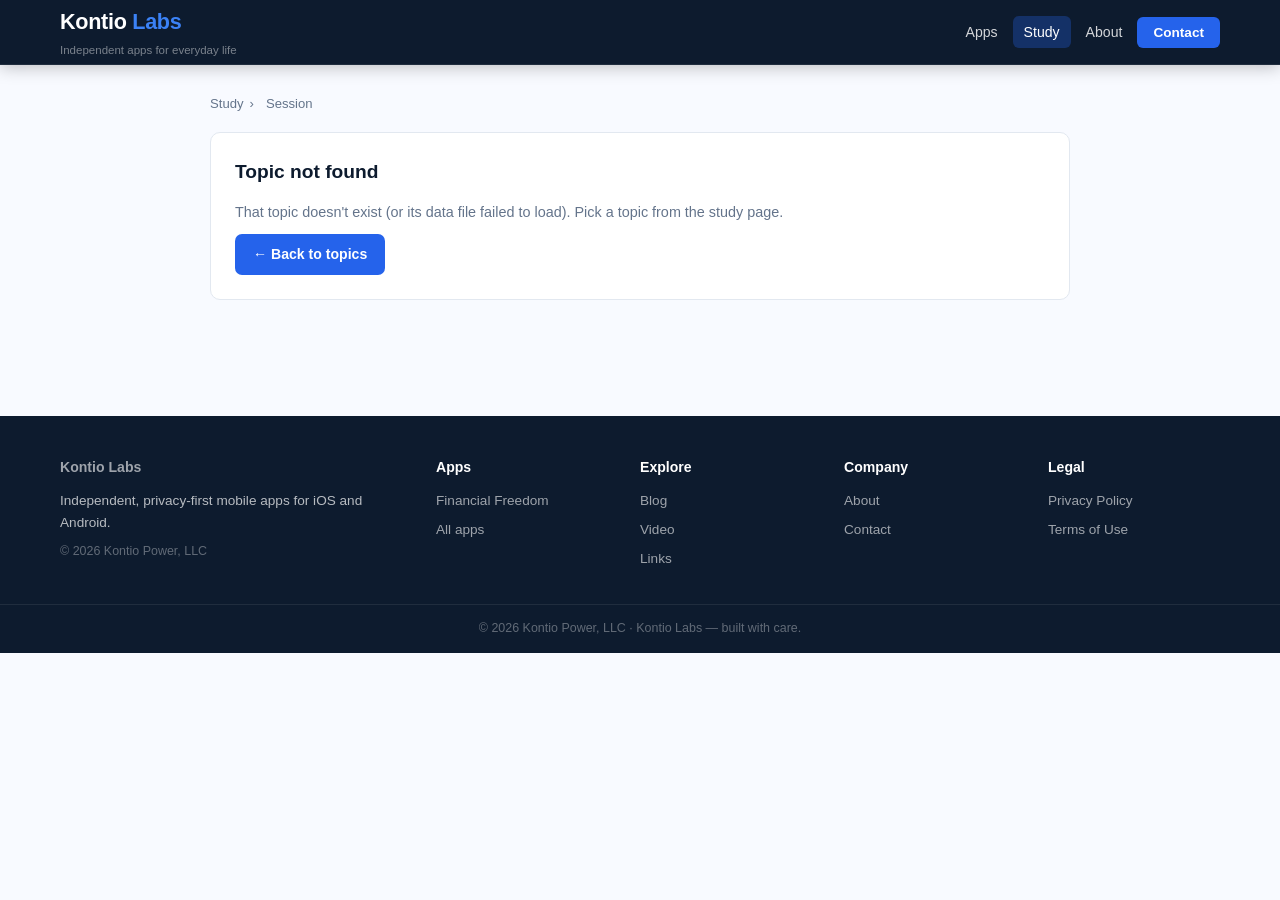
<file: site/study/session.html>
<!DOCTYPE html>
<!-- KONTIO LABS — STUDY: flashcard session. Subdirectory depth (../ paths).
     Opened as session.html?topic=<topic-id>.
     Two modes: "Today" (due cards, SM-2 ratings, Back = previous word, undoing its rating if it had one) and
     "All cards" (browse whole deck in order; ratings optional).
     Keys: Space/Enter flip · ←/→ back/next · Home/End first/last · 1–4 rate. -->
<html lang="en">
<head>
<meta charset="UTF-8"><meta name="viewport" content="width=device-width, initial-scale=1.0">
<title>Study Session | Kontio Labs</title>
<meta name="description" content="Flashcard review session — spaced repetition study from Kontio Labs.">
<meta name="robots" content="noindex, follow">
<link rel="canonical" href="https://kontiolabs.com/study/session.html">
<link rel="icon" href="/favicon.svg" type="image/svg+xml">
<link rel="stylesheet" href="../css/style.css">
<link rel="stylesheet" href="srs.css">
<!-- Google Analytics 4 — replace G-XXXXXXXXXX with your Measurement ID -->
<script async src="https://www.googletagmanager.com/gtag/js?id=G-XXXXXXXXXX"></script>
<script>window.dataLayer=window.dataLayer||[];function gtag(){dataLayer.push(arguments);}gtag('js',new Date());gtag('config','G-XXXXXXXXXX');</script>
<script src="srs.js"></script>
<script src="topics/manifest.js"></script>
</head>
<body>
<a href="#main-content" class="skip-link">Skip to main content</a>

<!-- ===== SHARED HEADER / NAV (../ paths) ===== -->
<header><div class="header-inner">
  <div><div class="site-title"><a href="../index.html">Kontio <span>Labs</span></a></div><div class="site-tagline">Independent apps for everyday life</div></div>
  <nav><ul>
      <li><a href="../index.html#apps">Apps</a></li>
      <li><a href="index.html" aria-current="page">Study</a></li>
      <li><a href="../about.html">About</a></li>
      <li><a href="../contact.html" class="nav-cta">Contact</a></li>
    </ul>
  <button class="nav-toggle" aria-label="Toggle navigation" aria-expanded="false"><svg class="icon-open" width="22" height="22" viewBox="0 0 24 24" fill="none" stroke="currentColor" stroke-width="2"><line x1="3" y1="6" x2="21" y2="6"/><line x1="3" y1="12" x2="21" y2="12"/><line x1="3" y1="18" x2="21" y2="18"/></svg><svg class="icon-close" width="22" height="22" viewBox="0 0 24 24" fill="none" stroke="currentColor" stroke-width="2"><line x1="18" y1="6" x2="6" y2="18"/><line x1="6" y1="6" x2="18" y2="18"/></svg></button>
  </nav>
</div></header>

<div class="page-wrap full-width">
  <main id="main-content">

    <div class="breadcrumb"><a href="index.html">Study</a><span>›</span><span id="crumb-topic">Session</span></div>

    <div id="storage-warning" class="srs-storage-warning" hidden>
      <strong>Heads up:</strong> your browser is blocking local storage (private browsing?). You can still study, but progress won't be saved between visits.
    </div>

    <!-- Active session -->
    <section id="session-view" hidden>
      <div class="session-top">
        <div class="session-topic-name" id="session-topic-name"></div>
        <div class="session-count" id="session-count" aria-live="polite"></div>
      </div>

      <p class="session-howto">Read the question, then tap the card (or press Space) to reveal the answer — then rate how well you knew it. Pressing Next after the answer is shown rates it Good by default; pick Again, Hard, or Easy instead if that's not accurate. Ratings schedule the card's next review; skip or go back anytime with the toolbar below.</p>

      <!-- Mode switch -->
      <div class="mode-row" role="group" aria-label="Study mode">
        <button type="button" id="mode-today" class="mode-btn is-active">Today's review</button>
        <button type="button" id="mode-all" class="mode-btn">All cards</button>
        <button type="button" id="finish-btn" class="mode-btn finish">Finish &amp; summary</button>
      </div>

      <button type="button" id="flashcard" class="flashcard" aria-live="polite">
        <span class="flashcard-side-label" id="card-side-label">Question</span>
        <span class="flashcard-text" id="card-text"></span>
        <span class="flashcard-hint" id="card-hint"></span>
      </button>

      <!-- Navigation toolbar -->
      <div class="nav-toolbar" role="group" aria-label="Card navigation">
        <button type="button" id="nav-first" class="nav-btn" title="">⏮<small id="nav-first-label">Day start</small></button>
        <button type="button" id="nav-back" class="nav-btn" title="">◀<small id="nav-back-label">Previous word</small></button>
        <button type="button" id="nav-flip" class="nav-btn flip-btn" title="Flip the card (Space / Enter)">🔄<small id="nav-flip-label">Flip</small></button>
        <button type="button" id="nav-next" class="nav-btn" title="">▶<small id="nav-next-label">Next word</small></button>
        <button type="button" id="nav-last" class="nav-btn" title="">⏭<small id="nav-last-label">Day end</small></button>
      </div>

      <div class="rating-row" id="rating-row" hidden>
        <button type="button" class="rating-btn again" data-rating="1">Again <small>&lt; 1 day</small><span class="rating-key">1</span></button>
        <button type="button" class="rating-btn hard"  data-rating="2">Hard  <small id="hint-hard"></small><span class="rating-key">2</span></button>
        <button type="button" class="rating-btn good"  data-rating="3">Good  <small id="hint-good"></small><span class="rating-key">3</span></button>
        <button type="button" class="rating-btn easy"  data-rating="4">Easy  <small id="hint-easy"></small><span class="rating-key">4</span></button>
      </div>

      <p class="kbd-help">Keyboard: <kbd>Space</kbd>/<kbd>Enter</kbd> flip · <kbd>←</kbd>/<kbd>→</kbd> back / next · <kbd>Home</kbd>/<kbd>End</kbd> start / end · <kbd>1</kbd>–<kbd>4</kbd> rate</p>

      <div id="toast" class="srs-toast" role="status" aria-live="polite" hidden></div>
    </section>

    <!-- Nothing due -->
    <section id="empty-view" hidden>
      <div class="content-card">
        <h2>You're all caught up 🎉</h2>
        <p>No cards are due in this topic today (new cards are limited per day — you can raise that on the Study page). You can still browse and review the whole deck; early reviews update each card's schedule.</p>
        <div class="btn-row">
          <a href="index.html" class="cta-btn">← Back to topics</a>
          <button type="button" id="browse-anyway" class="cta-btn-outline">Browse all cards</button>
        </div>
      </div>
    </section>

    <!-- Session summary -->
    <section id="summary-view" hidden>
      <div class="content-card">
        <h2>Session complete ✔</h2>
        <div class="session-summary-stats">
          <div><div class="summary-stat-val" id="sum-reviewed">0</div><div class="summary-stat-label">Reviews</div></div>
          <div><div class="summary-stat-val" id="sum-correct">0%</div><div class="summary-stat-label">Correct (Good/Easy)</div></div>
          <div><div class="summary-stat-val" id="sum-again">0</div><div class="summary-stat-label">Marked Again</div></div>
        </div>
        <h3>Next reviews due</h3>
        <ul class="next-due-list" id="next-due-list"></ul>
        <div class="btn-row" style="margin-top:16px;">
          <a href="index.html" class="cta-btn">← Back to topics</a>
          <button type="button" id="summary-browse" class="cta-btn-outline">Browse all cards</button>
        </div>
      </div>
    </section>

    <!-- Bad/missing topic id -->
    <section id="error-view" hidden>
      <div class="content-card">
        <h2>Topic not found</h2>
        <p>That topic doesn't exist (or its data file failed to load). Pick a topic from the study page.</p>
        <a href="index.html" class="cta-btn">← Back to topics</a>
      </div>
    </section>

  </main>
</div>

<!-- ===== SHARED FOOTER (../ paths) ===== -->
<footer>
  <div class="footer-inner">
    <div><h4><a href="../index.html">Kontio Labs</a></h4><p>Independent, privacy-first mobile apps for iOS and Android.</p><p style="margin-top:8px;font-size:0.78rem;color:rgba(255,255,255,0.35);">© 2026 Kontio Power, LLC</p></div>
    <div><h4>Apps</h4><ul><li><a href="../index.html#apps">Financial Freedom</a></li><li><a href="../index.html#apps">All apps</a></li></ul></div>
    <div><h4>Explore</h4><ul><li><a href="../blog.html">Blog</a></li><li><a href="../video.html">Video</a></li><li><a href="../links.html">Links</a></li></ul></div>
    <div><h4>Company</h4><ul><li><a href="../about.html">About</a></li><li><a href="../contact.html">Contact</a></li></ul></div>
    <div><h4>Legal</h4><ul><li><a href="../privacy-policy.html">Privacy Policy</a></li><li><a href="../terms.html">Terms of Use</a></li></ul></div>
  </div>
  <div class="footer-bottom">© 2026 Kontio Power, LLC · Kontio Labs — built with care.</div>
</footer>

<script>(function(){var btn=document.querySelector('.nav-toggle'),nav=document.querySelector('header nav');if(btn&&nav){btn.addEventListener('click',function(){var o=nav.classList.toggle('open');btn.setAttribute('aria-expanded',o?'true':'false');});document.addEventListener('click',function(e){if(!e.target.closest('header')){nav.classList.remove('open');btn.setAttribute('aria-expanded','false');}})}})();</script>

<script>
(function () {
  'use strict';

  if (!SRS.storageAvailable) {
    document.getElementById('storage-warning').hidden = false;
  }

  var views = {
    session: document.getElementById('session-view'),
    empty:   document.getElementById('empty-view'),
    summary: document.getElementById('summary-view'),
    error:   document.getElementById('error-view')
  };
  function show(name) {
    Object.keys(views).forEach(function (k) { views[k].hidden = (k !== name); });
  }

  var flashcard  = document.getElementById('flashcard');
  var sideLabel  = document.getElementById('card-side-label');
  var cardText   = document.getElementById('card-text');
  var cardHint   = document.getElementById('card-hint');
  var ratingRow  = document.getElementById('rating-row');
  var countLabel = document.getElementById('session-count');
  var toastEl    = document.getElementById('toast');

  var topic = null;
  var mode = 'today';        /* 'today' (due queue) | 'all' (browse deck) */
  var queue = [];            /* today mode: cards remaining; Again requeues */
  var dayQueueOriginal = []; /* today mode: snapshot for "Day start" restart */
  var browseIndex = 0;       /* all mode: position in topic.cards */
  var current = null;
  var flipped = false;
  var history = [];          /* rated cards, for Back/undo in today mode */
  var stats = { reviewed: 0, correct: 0, again: 0 };
  var reviewedIds = {};      /* distinct cards rated, for the summary due list */
  var toastTimer = null;

  function toast(msg) {
    toastEl.textContent = msg;
    toastEl.hidden = false;
    clearTimeout(toastTimer);
    toastTimer = setTimeout(function () { toastEl.hidden = true; }, 2200);
  }

  /* --- rendering --- */
  function renderCard(showBack) {
    flipped = !!showBack;
    sideLabel.textContent = flipped ? 'Answer' : 'Question';
    cardText.textContent = flipped ? current.back : current.front;
    cardHint.textContent = flipped
      ? 'How well did you remember? (1–4) — or flip back'
      : 'Tap or press Space / Enter to flip';
    flashcard.classList.toggle('is-back', flipped);
    if (flipped) updateIntervalHints();
    ratingRow.hidden = !flipped;
    updateStatus();
  }

  function updateStatus() {
    if (mode === 'today') {
      var left = queue.length + (current ? 1 : 0);
      countLabel.textContent = left + ' card' + (left === 1 ? '' : 's') + ' left today · ' + stats.reviewed + ' reviewed';
    } else {
      countLabel.textContent = 'Card ' + (browseIndex + 1) + ' of ' + topic.cards.length;
    }
  }

  function updateModeUi() {
    document.getElementById('mode-today').classList.toggle('is-active', mode === 'today');
    document.getElementById('mode-all').classList.toggle('is-active', mode === 'all');
    var today = mode === 'today';
    document.getElementById('nav-first-label').textContent = today ? 'Day start' : 'First';
    document.getElementById('nav-back-label').textContent  = 'Previous word';
    document.getElementById('nav-next-label').textContent  = 'Next word';
    document.getElementById('nav-last-label').textContent  = today ? 'Day end' : 'Last';
    document.getElementById('nav-first').title = today ? 'Restart today’s session from the beginning (Home)' : 'Jump to the first card (Home)';
    document.getElementById('nav-back').title  = today ? 'Go to the previous word — undoes its rating if you just answered it (←)' : 'Go to the previous word (←)';
    document.getElementById('nav-next').title  = 'Go to the next word — rates this one Good if the answer is showing, otherwise skips it for now (→)';
    document.getElementById('nav-last').title  = today ? 'End today’s section and see the summary (End)' : 'Jump to the last card (End)';
  }

  /* Show what each rating would schedule, e.g. "4 days". */
  function updateIntervalHints() {
    var st = SRS.getCardState(topic.id, current.id);
    function label(r) {
      var d = SRS.review(st, r).interval;
      return d === 1 ? '1 day' : d + ' days';
    }
    document.getElementById('hint-hard').textContent = label(2);
    document.getElementById('hint-good').textContent = label(3);
    document.getElementById('hint-easy').textContent = label(4);
  }

  /* --- today (review) mode --- */
  function startDaySession(cards) {
    mode = 'today';
    dayQueueOriginal = cards.slice();
    queue = cards.slice();
    /* shuffle so order varies between sessions */
    for (var i = queue.length - 1; i > 0; i--) {
      var j = Math.floor(Math.random() * (i + 1));
      var t = queue[i]; queue[i] = queue[j]; queue[j] = t;
    }
    history = [];
    updateModeUi();
    show('session');
    nextCardToday();
  }

  function nextCardToday() {
    if (!queue.length) { current = null; showSummary(); return; }
    current = queue.shift();
    renderCard(false);
    flashcard.focus();
  }

  /* --- all-cards (browse) mode --- */
  function startBrowse(atIndex) {
    mode = 'all';
    browseIndex = Math.max(0, Math.min(atIndex || 0, topic.cards.length - 1));
    current = topic.cards[browseIndex];
    updateModeUi();
    show('session');
    renderCard(false);
    flashcard.focus();
  }

  function browseGo(index) {
    if (index < 0) { toast('Already at the first card'); return; }
    if (index >= topic.cards.length) { showSummary(); return; }
    browseIndex = index;
    current = topic.cards[browseIndex];
    renderCard(false);
  }

  /* --- shared actions --- */
  function flip() {
    if (!current) return;
    renderCard(!flipped); /* forward AND back */
  }

  function rate(rating) {
    if (!flipped || !current) return;
    var queueSnapshot = mode === 'today' ? queue.slice() : null;
    var rec = SRS.applyReview(topic.id, current.id, rating);
    history.push({ card: current, prevState: rec.prevState, wasNew: rec.wasNew, mode: mode, index: browseIndex, queueSnapshot: queueSnapshot, rated: true, rating: rating });

    stats.reviewed++;
    if (rating >= 3) stats.correct++;
    if (rating === 1) stats.again++;
    reviewedIds[current.id] = true;

    if (mode === 'today') {
      if (rating === 1) queue.push(current); /* see it again this session */
      nextCardToday();
    } else {
      browseGo(browseIndex + 1);
    }
  }

  function goBack() {
    if (mode === 'all') {
      /* plain navigation; also undo if the previous card was just rated here */
      var last = history[history.length - 1];
      if (last && last.mode === 'all' && last.index === browseIndex - 1) {
        history.pop();
        SRS.undoReview(topic.id, last.card.id, last.prevState, last.wasNew);
        stats.reviewed = Math.max(0, stats.reviewed - 1);
        toast('Rating undone');
      }
      browseGo(browseIndex - 1);
      return;
    }
    /* today mode: step back to the previous word, undoing its rating if it had one */
    var entry = history.pop();
    if (!entry || entry.mode !== 'today') {
      if (entry) history.push(entry);
      toast('Nothing to undo');
      return;
    }
    if (entry.rated) {
      SRS.undoReview(topic.id, entry.card.id, entry.prevState, entry.wasNew);
      stats.reviewed = Math.max(0, stats.reviewed - 1);
      if (entry.rating >= 3) stats.correct = Math.max(0, stats.correct - 1);
      if (entry.rating === 1) stats.again = Math.max(0, stats.again - 1);
    }
    queue = entry.queueSnapshot;
    current = entry.card;
    renderCard(false);
    toast(entry.rated ? 'Rating undone' : 'Moved to previous word');
  }

  function goNext() {
    if (!current) return;
    /* answer already revealed: treat "Next" as an implicit Good rating,
       unless they explicitly pick another level below */
    if (flipped) { rate(3); return; }
    if (mode === 'all') { browseGo(browseIndex + 1); return; }
    /* today mode, question side only: skip without rating; card returns later */
    if (!queue.length) { toast('This is the only card left — rate it to finish'); return; }
    history.push({ card: current, mode: mode, queueSnapshot: queue.slice(), rated: false });
    queue.push(current);
    nextCardToday();
  }

  function goFirst() {
    if (mode === 'all') { browseGo(0); return; }
    startDaySession(dayQueueOriginal); /* back to the beginning of the day */
    toast('Restarted today’s session');
  }

  function goLast() {
    if (mode === 'all') { browseGo(topic.cards.length - 1); return; }
    showSummary(); /* end of the day's section */
  }

  function showSummary() {
    document.getElementById('sum-reviewed').textContent = stats.reviewed;
    document.getElementById('sum-correct').textContent =
      stats.reviewed ? Math.round(stats.correct / stats.reviewed * 100) + '%' : '—';
    document.getElementById('sum-again').textContent = stats.again;

    /* group rated cards by their next due date */
    var byDate = {};
    Object.keys(reviewedIds).forEach(function (cardId) {
      var st = SRS.getCardState(topic.id, cardId);
      if (st) byDate[st.dueDate] = (byDate[st.dueDate] || 0) + 1;
    });
    var list = document.getElementById('next-due-list');
    list.textContent = '';
    Object.keys(byDate).sort().forEach(function (date) {
      var li = document.createElement('li');
      var strong = document.createElement('strong');
      strong.textContent = date;
      li.appendChild(strong);
      li.appendChild(document.createTextNode(' — ' + byDate[date] + ' card' + (byDate[date] > 1 ? 's' : '')));
      list.appendChild(li);
    });
    if (!Object.keys(byDate).length) {
      var none = document.createElement('li');
      none.textContent = 'No cards rated this session.';
      list.appendChild(none);
    }
    show('summary');
  }

  /* --- events --- */
  flashcard.addEventListener('click', flip);
  document.getElementById('nav-flip').addEventListener('click', flip);
  document.getElementById('nav-back').addEventListener('click', goBack);
  document.getElementById('nav-next').addEventListener('click', goNext);
  document.getElementById('nav-first').addEventListener('click', goFirst);
  document.getElementById('nav-last').addEventListener('click', goLast);
  document.getElementById('finish-btn').addEventListener('click', showSummary);

  document.getElementById('mode-today').addEventListener('click', function () {
    if (mode === 'today') return;
    var due = SRS.dueCards(topic);
    if (due.length) startDaySession(due);
    else { show('empty'); }
  });
  document.getElementById('mode-all').addEventListener('click', function () {
    if (mode !== 'all') startBrowse(0);
  });

  Array.prototype.forEach.call(document.querySelectorAll('.rating-btn'), function (btn) {
    btn.addEventListener('click', function () { rate(+btn.getAttribute('data-rating')); });
  });

  document.addEventListener('keydown', function (e) {
    if (views.session.hidden) return;
    var active = document.activeElement;
    if (e.key === ' ' || e.key === 'Enter') {
      /* let Enter/Space activate a focused button normally */
      if (active && active.tagName === 'BUTTON' && active !== flashcard) return;
      e.preventDefault();
      flip();
    } else if (['1', '2', '3', '4'].indexOf(e.key) !== -1) {
      rate(+e.key);
    } else if (e.key === 'ArrowLeft') {
      e.preventDefault(); goBack();
    } else if (e.key === 'ArrowRight') {
      e.preventDefault(); goNext();
    } else if (e.key === 'Home') {
      e.preventDefault(); goFirst();
    } else if (e.key === 'End') {
      e.preventDefault(); goLast();
    }
  });

  document.getElementById('browse-anyway').addEventListener('click', function () { startBrowse(0); });
  document.getElementById('summary-browse').addEventListener('click', function () { startBrowse(0); });

  /* --- boot --- */
  SRS.loadTopics(function () {
    var params = new URLSearchParams(window.location.search);
    topic = SRS.getTopic(params.get('topic'));
    if (!topic) { show('error'); return; }

    document.getElementById('crumb-topic').textContent = topic.name;
    document.getElementById('session-topic-name').textContent = topic.name;
    document.title = topic.name + ' — Study Session | Kontio Labs';
    document.getElementById('mode-all').textContent = 'All cards (' + topic.cards.length + ')';

    var due = SRS.dueCards(topic);
    if (due.length) startDaySession(due);
    else show('empty');
  });
})();
</script>
</body>
</html>
</file>
<file: site/css/style.css>
/* =============================================================================
   Web Directory Template — Global Stylesheet
   Design System: Deep Navy + Electric Blue + Emerald Green
   Edit the :root color tokens below to rebrand. Powers the home, category,
   entry, comparison, guide, blog, books, links and videos page templates.
   ============================================================================= */

/* --- RESET & BASE --- */
*, *::before, *::after { box-sizing: border-box; margin: 0; padding: 0; }
html { scroll-behavior: smooth; }
body {
  font-family: -apple-system, BlinkMacSystemFont, 'Segoe UI', Roboto, 'Helvetica Neue', Arial, sans-serif;
  background: var(--bg);
  color: var(--text);
  font-size: 16px;
  line-height: 1.6;
}
a { color: var(--blue); text-decoration: none; }
a:hover { text-decoration: underline; color: var(--blue-dark); }
img { max-width: 100%; height: auto; display: block; }
ul, ol { padding-left: 1.4em; }

/* --- COLOR TOKENS --- */
:root {
  --navy:         #0d1b2e;
  --slate:        #1e3a5f;
  --blue:         #2563eb;
  --blue-dark:    #1d4ed8;
  --blue-light:   #3b82f6;
  --blue-pale:    #eff6ff;
  --green:        #059669;
  --green-dark:   #047857;
  --green-light:  #d1fae5;
  --amber:        #d97706;
  --amber-light:  #fef3c7;
  --red:          #dc2626;
  --red-light:    #fee2e2;
  --bg:           #f8faff;
  --card:         #ffffff;
  --text:         #0f172a;
  --muted:        #64748b;
  --border:       #e2e8f0;
  --border-strong:#cbd5e1;
  --ad-bg:        #f1f5f9;
  --gold:         #b45309;
}

/* --- SKIP LINK --- */
.skip-link {
  position: absolute; top: -60px; left: 16px; z-index: 9999;
  background: var(--navy); color: #fff; padding: 10px 18px;
  border-radius: 0 0 6px 6px; font-size: 0.85rem; transition: top 0.2s;
}
.skip-link:focus { top: 0; }

/* =============================================================================
   HEADER + NAV
   ============================================================================= */
header {
  background: var(--navy);
  position: sticky; top: 0; z-index: 500;
  border-bottom: 1px solid rgba(255,255,255,0.08);
  box-shadow: 0 2px 16px rgba(0,0,0,0.25);
}
.header-inner {
  max-width: 1200px; margin: 0 auto; padding: 0 20px;
  display: flex; align-items: center; justify-content: space-between;
  height: 64px; gap: 24px;
}
.site-title a {
  color: #fff; font-size: 1.35rem; font-weight: 800;
  letter-spacing: -0.3px; text-decoration: none;
}
.site-title a span { color: var(--blue-light); }
.site-tagline { color: rgba(255,255,255,0.45); font-size: 0.72rem; margin-top: 1px; }

header nav ul {
  display: flex; align-items: center; gap: 4px;
  list-style: none; padding: 0; margin: 0;
}
header nav ul li a {
  color: rgba(255,255,255,0.82); font-size: 0.88rem; font-weight: 500;
  padding: 8px 11px; border-radius: 6px;
  text-decoration: none; transition: background 0.15s, color 0.15s;
  white-space: nowrap;
}
header nav ul li a:hover { background: rgba(255,255,255,0.1); color: #fff; text-decoration: none; }
header nav ul li a[aria-current="page"] { background: rgba(37,99,235,0.3); color: #fff; }
.nav-cta {
  background: var(--blue) !important; color: #fff !important;
  padding: 8px 16px !important; border-radius: 6px !important;
  font-weight: 700 !important; font-size: 0.85rem !important;
}
.nav-cta:hover { background: var(--blue-dark) !important; }

/* Hamburger */
.nav-toggle {
  display: none; background: none; border: none; cursor: pointer;
  padding: 6px; color: #fff;
}
.nav-toggle .icon-close { display: none; }
header nav.open .icon-open { display: none; }
header nav.open .icon-close { display: block; }
header nav.open ul {
  display: flex; flex-direction: column; align-items: stretch;
  position: absolute; top: 64px; left: 0; right: 0;
  background: var(--navy); padding: 12px 20px 16px;
  border-bottom: 1px solid rgba(255,255,255,0.1);
  box-shadow: 0 8px 32px rgba(0,0,0,0.3);
}

/* =============================================================================
   AD SLOTS
   ============================================================================= */
.ad-leaderboard {
  background: var(--ad-bg); border-bottom: 1px solid var(--border);
  padding: 10px 20px; text-align: center;
}
.ad-slot-728 {
  display: inline-flex; align-items: center; justify-content: center;
  width: 728px; max-width: 100%; height: 90px;
  background: var(--border); color: var(--muted);
  font-size: 0.78rem; border-radius: 4px; border: 1px dashed var(--border-strong);
}
.ad-slot-300x250 {
  width: 300px; max-width: 100%; height: 250px;
  display: flex; align-items: center; justify-content: center;
  background: var(--ad-bg); border: 1px dashed var(--border-strong);
  color: var(--muted); font-size: 0.78rem; border-radius: 6px;
}
.ad-slot-300x600 {
  width: 300px; max-width: 100%; height: 600px;
  display: flex; align-items: center; justify-content: center;
  background: var(--ad-bg); border: 1px dashed var(--border-strong);
  color: var(--muted); font-size: 0.78rem; border-radius: 6px;
}
.ad-slot-468 {
  width: 468px; max-width: 100%; height: 60px;
  display: flex; align-items: center; justify-content: center;
  background: var(--ad-bg); border: 1px dashed var(--border-strong);
  color: var(--muted); font-size: 0.78rem; border-radius: 4px;
}
.ad-label { font-size: 0.68rem; color: var(--muted); text-transform: uppercase; letter-spacing: 0.06em; margin-bottom: 4px; }
.ad-box { margin-bottom: 20px; }
.in-content-ad { text-align: center; padding: 16px 0; border-top: 1px solid var(--border); border-bottom: 1px solid var(--border); margin: 28px 0; }

/* =============================================================================
   AFFILIATE DISCLOSURE BAR
   ============================================================================= */
/* Unobtrusive affiliate disclosure that lives in the footer (replaces the old
   top-of-page banner so it never competes with the menu). */
.footer-disclosure {
  max-width: 1100px; margin: 0 auto; padding: 16px 20px 0;
  font-size: 0.76rem; line-height: 1.55; color: rgba(255,255,255,0.5); text-align: center;
}
.footer-disclosure a { color: rgba(255,255,255,0.8); text-decoration: underline; }

/* =============================================================================
   LAYOUT — Page Wrapper & Sidebar
   ============================================================================= */
.page-wrap {
  max-width: 1200px; margin: 0 auto; padding: 28px 20px 48px;
  display: grid; grid-template-columns: 1fr 300px; gap: 32px;
}
.page-wrap.full-width { grid-template-columns: 1fr; max-width: 900px; }
.page-wrap.wide { grid-template-columns: 1fr; max-width: 1200px; }
main { min-width: 0; }
aside { min-width: 0; }

/* =============================================================================
   BREADCRUMB
   ============================================================================= */
.breadcrumb {
  font-size: 0.82rem; color: var(--muted); margin-bottom: 18px;
}
.breadcrumb a { color: var(--muted); }
.breadcrumb a:hover { color: var(--blue); }
.breadcrumb span { margin: 0 6px; }

/* =============================================================================
   HERO
   ============================================================================= */
.hero {
  background: linear-gradient(135deg, var(--navy) 0%, var(--slate) 100%);
  color: #fff; padding: 56px 0 48px; margin-bottom: 0;
}
.hero-inner { max-width: 1200px; margin: 0 auto; padding: 0 20px; }
.hero h1 { font-size: 2.2rem; font-weight: 900; line-height: 1.15; margin-bottom: 16px; }
.hero h1 em { font-style: normal; color: var(--blue-light); }
.hero .subtitle { font-size: 1.1rem; color: rgba(255,255,255,0.75); max-width: 580px; margin-bottom: 28px; }
.hero-stats {
  display: flex; gap: 32px; flex-wrap: wrap; margin-top: 28px;
  padding-top: 24px; border-top: 1px solid rgba(255,255,255,0.12);
}
.hero-stat-val { font-size: 1.6rem; font-weight: 800; color: var(--blue-light); }
.hero-stat-label { font-size: 0.78rem; color: rgba(255,255,255,0.55); margin-top: 2px; }
.hero-search {
  display: flex; gap: 10px; margin-top: 20px; max-width: 520px;
}
.hero-search input {
  flex: 1; padding: 12px 16px; border: 2px solid rgba(255,255,255,0.2);
  border-radius: 8px; font-size: 0.95rem; background: rgba(255,255,255,0.08);
  color: #fff; outline: none;
}
.hero-search input::placeholder { color: rgba(255,255,255,0.4); }
.hero-search input:focus { border-color: var(--blue-light); }
.hero-search button {
  padding: 12px 20px; background: var(--blue); color: #fff; border: none;
  border-radius: 8px; font-weight: 700; cursor: pointer; font-size: 0.95rem;
  transition: background 0.15s;
}
.hero-search button:hover { background: var(--blue-dark); }

/* =============================================================================
   SECTION TITLES
   ============================================================================= */
.section-title {
  font-size: 1.4rem; font-weight: 800; color: var(--navy);
  margin: 28px 0 6px; padding-bottom: 10px;
  border-bottom: 3px solid var(--blue); display: inline-block;
}
.section-lead { color: var(--muted); font-size: 0.95rem; margin-bottom: 20px; }

/* =============================================================================
   TOOL CARDS
   ============================================================================= */
.tool-grid { display: grid; gap: 20px; }
.tool-grid.cols-2 { grid-template-columns: repeat(2, 1fr); }
.tool-grid.cols-3 { grid-template-columns: repeat(3, 1fr); }

.tool-card {
  background: var(--card); border: 1px solid var(--border);
  border-radius: 12px; padding: 22px; transition: box-shadow 0.2s, transform 0.15s;
  position: relative; display: flex; flex-direction: column; gap: 14px;
}
.tool-card:hover { box-shadow: 0 4px 24px rgba(37,99,235,0.1); transform: translateY(-2px); }
.tool-card.featured {
  border-color: var(--blue); border-width: 2px;
}
.tool-card.featured::before {
  content: "Top Pick"; position: absolute; top: -1px; right: 16px;
  background: var(--blue); color: #fff; font-size: 0.7rem; font-weight: 700;
  padding: 3px 10px; border-radius: 0 0 6px 6px; letter-spacing: 0.04em;
  text-transform: uppercase;
}

.tool-header { display: flex; justify-content: space-between; align-items: flex-start; gap: 12px; }
.tool-name { font-size: 1.15rem; font-weight: 800; color: var(--navy); margin-bottom: 4px; }
.tool-category { font-size: 0.75rem; color: var(--blue); font-weight: 600; text-transform: uppercase; letter-spacing: 0.04em; }

.score-badge {
  flex-shrink: 0; width: 54px; height: 54px; border-radius: 10px;
  display: flex; flex-direction: column; align-items: center; justify-content: center;
  font-weight: 900;
}
.score-badge .score-num { font-size: 1.3rem; line-height: 1; }
.score-badge .score-label { font-size: 0.55rem; text-transform: uppercase; letter-spacing: 0.04em; margin-top: 2px; opacity: 0.8; }
.score-badge.green { background: var(--green-light); color: var(--green-dark); }
.score-badge.blue  { background: var(--blue-pale); color: var(--blue-dark); }
.score-badge.amber { background: var(--amber-light); color: var(--amber); }

.tool-summary { font-size: 0.9rem; color: var(--muted); line-height: 1.65; }

.tool-meta { display: flex; flex-wrap: wrap; gap: 8px 20px; }
.meta-item { display: flex; flex-direction: column; min-width: 80px; }
.meta-label { font-size: 0.68rem; text-transform: uppercase; letter-spacing: 0.06em; color: var(--muted); font-weight: 600; }
.meta-val { font-size: 0.88rem; color: var(--text); font-weight: 600; margin-top: 1px; }

.best-for {
  background: var(--blue-pale); border-radius: 6px; padding: 8px 12px;
  font-size: 0.82rem; color: var(--slate);
}
.best-for strong { color: var(--navy); }

.pros-cons { display: grid; grid-template-columns: 1fr 1fr; gap: 12px; }
.pros, .cons { font-size: 0.82rem; }
.pros h4 { color: var(--green-dark); font-size: 0.78rem; text-transform: uppercase; letter-spacing: 0.06em; margin-bottom: 6px; }
.cons h4 { color: var(--red); font-size: 0.78rem; text-transform: uppercase; letter-spacing: 0.06em; margin-bottom: 6px; }
.pros ul, .cons ul { padding-left: 1.1em; }
.pros li { color: var(--green-dark); margin-bottom: 3px; }
.pros li::marker { content: "✓  "; }
.cons li { color: var(--red); margin-bottom: 3px; }
.cons li::marker { content: "✕  "; }

.tool-footer { display: flex; gap: 10px; flex-wrap: wrap; margin-top: auto; padding-top: 4px; border-top: 1px solid var(--border); }

/* =============================================================================
   BADGES / CHIPS
   ============================================================================= */
.badge {
  display: inline-block; font-size: 0.7rem; font-weight: 700;
  padding: 3px 9px; border-radius: 20px; text-transform: uppercase; letter-spacing: 0.05em;
}
.badge-blue   { background: var(--blue-pale); color: var(--blue-dark); }
.badge-green  { background: var(--green-light); color: var(--green-dark); }
.badge-amber  { background: var(--amber-light); color: var(--amber); }
.badge-navy   { background: rgba(13,27,46,0.08); color: var(--navy); }
.badge-top    { background: var(--blue); color: #fff; }

.meta-chips { display: flex; flex-wrap: wrap; gap: 8px; margin: 12px 0; }

/* =============================================================================
   BUTTONS
   ============================================================================= */
.cta-btn {
  display: inline-block; background: var(--blue); color: #fff !important;
  padding: 9px 18px; border-radius: 7px; font-weight: 700; font-size: 0.88rem;
  text-decoration: none !important; transition: background 0.15s, transform 0.1s;
  border: none; cursor: pointer;
}
.cta-btn:hover { background: var(--blue-dark) !important; transform: translateY(-1px); }
.cta-btn.green-btn { background: var(--green); }
.cta-btn.green-btn:hover { background: var(--green-dark) !important; }
.cta-btn-lg { padding: 13px 28px; font-size: 1rem; border-radius: 8px; }
.cta-btn-outline {
  display: inline-block; background: transparent; color: var(--blue) !important;
  padding: 8px 16px; border-radius: 7px; font-weight: 700; font-size: 0.88rem;
  border: 2px solid var(--blue); text-decoration: none !important;
  transition: background 0.15s;
}
.cta-btn-outline:hover { background: var(--blue-pale) !important; }
.affiliate-link::after { content: " ↗"; font-size: 0.8em; }
.btn-row { display: flex; gap: 10px; flex-wrap: wrap; }

/* =============================================================================
   CONTENT CARDS
   ============================================================================= */
.content-card {
  background: var(--card); border: 1px solid var(--border);
  border-radius: 10px; padding: 24px; margin-bottom: 20px;
}
.content-card h2 { font-size: 1.2rem; color: var(--navy); margin-bottom: 12px; }
.content-card h3 { font-size: 1rem; color: var(--navy); margin-bottom: 8px; }
.content-card p { font-size: 0.9rem; color: var(--muted); line-height: 1.7; margin-bottom: 10px; }
.content-card ul, .content-card ol { font-size: 0.9rem; color: var(--muted); line-height: 1.7; }
.content-card li { margin-bottom: 5px; }

/* =============================================================================
   ARTICLE HEADER
   ============================================================================= */
.article-header { margin-bottom: 24px; }
.article-header h1 { font-size: 1.9rem; font-weight: 900; color: var(--navy); line-height: 1.2; margin-bottom: 10px; }
.article-header .subtitle { font-size: 1rem; color: var(--muted); margin-bottom: 12px; }
.article-meta { font-size: 0.8rem; color: var(--muted); display: flex; gap: 16px; flex-wrap: wrap; }
.article-meta span::before { margin-right: 4px; }

/* =============================================================================
   COMPARISON TABLE
   ============================================================================= */
.table-wrap { overflow-x: auto; -webkit-overflow-scrolling: touch; margin-bottom: 20px; }
.comparison-table {
  width: 100%; min-width: 600px; border-collapse: collapse;
  font-size: 0.88rem;
}
.comparison-table th {
  background: var(--navy); color: #fff; padding: 11px 14px;
  text-align: left; font-size: 0.82rem; font-weight: 700;
  white-space: nowrap;
}
.comparison-table th:first-child { border-radius: 8px 0 0 0; }
.comparison-table th:last-child  { border-radius: 0 8px 0 0; }
.comparison-table td {
  padding: 10px 14px; border-bottom: 1px solid var(--border);
  vertical-align: middle; color: var(--text);
}
.comparison-table tr:hover td { background: var(--blue-pale); }
.comparison-table .check { color: var(--green); font-weight: 700; }
.comparison-table .cross { color: var(--red); }
.comparison-table .highlight td { background: #eff6ff; font-weight: 600; }
.comparison-table .tool-col { font-weight: 700; color: var(--navy); }

/* =============================================================================
   CATEGORY GRID / CARDS
   ============================================================================= */
.category-grid {
  display: grid; grid-template-columns: repeat(3, 1fr); gap: 16px; margin-bottom: 28px;
}
.category-card {
  background: var(--card); border: 1px solid var(--border);
  border-radius: 10px; padding: 20px; transition: box-shadow 0.2s, border-color 0.15s;
  text-decoration: none !important; display: block;
}
.category-card:hover { box-shadow: 0 4px 20px rgba(37,99,235,0.1); border-color: var(--blue); text-decoration: none; }
.cat-icon { font-size: 1.8rem; margin-bottom: 10px; }
.cat-name { font-size: 1rem; font-weight: 800; color: var(--navy); margin-bottom: 4px; }
.cat-desc { font-size: 0.82rem; color: var(--muted); line-height: 1.5; }
.cat-count { font-size: 0.75rem; color: var(--blue); font-weight: 700; margin-top: 8px; }

/* =============================================================================
   GUIDE / ARTICLE CARDS
   ============================================================================= */
.guide-grid { display: grid; grid-template-columns: repeat(2, 1fr); gap: 16px; margin-bottom: 24px; }
.guide-card {
  background: var(--card); border: 1px solid var(--border);
  border-radius: 10px; padding: 20px; text-decoration: none !important;
  display: block; transition: box-shadow 0.15s;
}
.guide-card:hover { box-shadow: 0 3px 16px rgba(0,0,0,0.08); text-decoration: none; }
.guide-cat { font-size: 0.72rem; font-weight: 700; color: var(--blue); text-transform: uppercase; letter-spacing: 0.06em; margin-bottom: 6px; }
.guide-title { font-size: 0.95rem; font-weight: 700; color: var(--navy); line-height: 1.4; margin-bottom: 6px; }
.guide-desc { font-size: 0.82rem; color: var(--muted); line-height: 1.5; }

/* =============================================================================
   VERDICT BOX
   ============================================================================= */
.verdict-box {
  background: var(--blue-pale); border: 2px solid var(--blue-light);
  border-radius: 10px; padding: 20px 22px; margin: 20px 0;
}
.verdict-box .verdict-label { font-size: 0.72rem; font-weight: 800; color: var(--blue); text-transform: uppercase; letter-spacing: 0.08em; margin-bottom: 6px; }
.verdict-box p { font-size: 0.92rem; color: var(--navy); font-weight: 500; margin: 0; line-height: 1.6; }

/* =============================================================================
   CTA BANNER
   ============================================================================= */
.cta-banner {
  background: linear-gradient(135deg, var(--navy), var(--slate));
  border-radius: 12px; padding: 32px 28px; text-align: center; margin: 28px 0;
  color: #fff;
}
.cta-banner h2 { font-size: 1.35rem; margin-bottom: 8px; }
.cta-banner p { color: rgba(255,255,255,0.7); font-size: 0.9rem; margin-bottom: 20px; }

/* =============================================================================
   CALLOUT / ALERT BOXES
   ============================================================================= */
.callout-box {
  border-left: 4px solid var(--blue); background: var(--blue-pale);
  border-radius: 0 8px 8px 0; padding: 14px 18px; font-size: 0.9rem;
  color: var(--navy); margin: 16px 0;
}
.callout-box.green { border-color: var(--green); background: var(--green-light); color: #064e3b; }
.callout-box.amber { border-color: var(--amber); background: var(--amber-light); color: #78350f; }
.pullquote {
  border-left: 4px solid var(--blue-light); padding: 14px 20px; margin: 20px 0;
  font-size: 1.05rem; font-style: italic; color: var(--slate); background: var(--blue-pale);
  border-radius: 0 8px 8px 0;
}

/* =============================================================================
   FAQ SECTION
   ============================================================================= */
.faq-section { margin-top: 24px; }
.faq-section h2 { font-size: 1.2rem; color: var(--navy); margin-bottom: 14px; }
details {
  background: var(--card); border: 1px solid var(--border);
  border-radius: 8px; margin-bottom: 10px; overflow: hidden;
}
summary {
  padding: 14px 18px; font-weight: 700; font-size: 0.92rem; color: var(--navy);
  cursor: pointer; list-style: none; display: flex; justify-content: space-between; align-items: center;
}
summary::-webkit-details-marker { display: none; }
summary::after { content: "+"; font-size: 1.2rem; color: var(--blue); transition: transform 0.2s; }
details[open] summary::after { content: "−"; }
details[open] summary { border-bottom: 1px solid var(--border); }
.faq-answer { padding: 14px 18px; font-size: 0.88rem; color: var(--muted); line-height: 1.7; }

/* =============================================================================
   SIDEBAR COMPONENTS
   ============================================================================= */
.sidebar-widget {
  background: var(--card); border: 1px solid var(--border);
  border-radius: 10px; padding: 18px; margin-bottom: 20px;
}
.sidebar-widget h4 { font-size: 0.9rem; color: var(--navy); font-weight: 700; margin-bottom: 12px; border-bottom: 2px solid var(--blue); padding-bottom: 8px; }
.sidebar-links { list-style: none; padding: 0; }
.sidebar-links li { padding: 7px 0; border-bottom: 1px solid var(--border); font-size: 0.85rem; }
.sidebar-links li:last-child { border-bottom: none; }

/* Newsletter / lead capture */
.sidebar-cta {
  background: linear-gradient(135deg, var(--navy), var(--slate));
  border-radius: 10px; padding: 20px; color: #fff; margin-bottom: 20px;
}
.sidebar-cta h4 { font-size: 0.95rem; color: #fff; margin-bottom: 6px; }
.sidebar-cta p { font-size: 0.8rem; color: rgba(255,255,255,0.65); margin-bottom: 14px; }
.sidebar-cta input[type="email"] {
  width: 100%; padding: 9px 12px; border: 1px solid rgba(255,255,255,0.2);
  border-radius: 6px; font-size: 0.88rem; background: rgba(255,255,255,0.1);
  color: #fff; margin-bottom: 8px; outline: none;
}
.sidebar-cta input::placeholder { color: rgba(255,255,255,0.4); }

/* Top tools list */
.top-tools-list { list-style: none; padding: 0; }
.top-tools-list li { display: flex; align-items: center; gap: 10px; padding: 8px 0; border-bottom: 1px solid var(--border); font-size: 0.85rem; }
.top-tools-list li:last-child { border-bottom: none; }
.rank-num { width: 22px; height: 22px; border-radius: 50%; background: var(--navy); color: #fff; font-size: 0.7rem; font-weight: 800; display: flex; align-items: center; justify-content: center; flex-shrink: 0; }
.tool-link { font-weight: 600; color: var(--text); flex: 1; }
.tool-score-sm { font-size: 0.78rem; font-weight: 700; color: var(--green-dark); }

/* =============================================================================
   ARTICLE BODY
   ============================================================================= */
.article-body h2 { font-size: 1.2rem; font-weight: 800; color: var(--navy); margin: 28px 0 10px; }
.article-body h3 { font-size: 1rem; font-weight: 700; color: var(--slate); margin: 20px 0 8px; }
.article-body p { font-size: 0.92rem; color: var(--text); line-height: 1.75; margin-bottom: 14px; }
.article-body ul, .article-body ol { font-size: 0.92rem; color: var(--text); line-height: 1.75; margin-bottom: 14px; }
.article-body li { margin-bottom: 5px; }
.article-body a { color: var(--blue); text-decoration: underline; }
.article-body strong { color: var(--navy); }

/* =============================================================================
   FORMS
   ============================================================================= */
.form-group { margin-bottom: 16px; }
.form-group label { display: block; font-size: 0.85rem; font-weight: 600; color: var(--navy); margin-bottom: 5px; }
.form-group input,
.form-group select,
.form-group textarea {
  width: 100%; padding: 10px 14px; border: 1px solid var(--border);
  border-radius: 7px; font-size: 0.92rem; color: var(--text);
  background: #fff; font-family: inherit; transition: border-color 0.15s;
}
.form-group input:focus,
.form-group select:focus,
.form-group textarea:focus { outline: none; border-color: var(--blue); box-shadow: 0 0 0 3px rgba(37,99,235,0.1); }
.form-group textarea { min-height: 130px; resize: vertical; }
.form-group .hint { font-size: 0.75rem; color: var(--muted); margin-top: 4px; }
.honeypot { display: none; }
.submit-btn {
  display: inline-block; background: var(--blue); color: #fff;
  padding: 12px 28px; border-radius: 7px; font-weight: 700; font-size: 0.95rem;
  border: none; cursor: pointer; transition: background 0.15s;
}
.submit-btn:hover { background: var(--blue-dark); }
.success-msg {
  display: none; background: var(--green-light); border: 1px solid #6ee7b7;
  color: var(--green-dark); border-radius: 7px; padding: 14px 18px; margin-bottom: 16px; font-size: 0.9rem;
}

/* =============================================================================
   FOOTER
   ============================================================================= */
footer {
  background: var(--navy); color: rgba(255,255,255,0.7); font-size: 0.85rem;
  margin-top: 48px;
}
.footer-inner {
  max-width: 1200px; margin: 0 auto; padding: 40px 20px 28px;
  display: grid; grid-template-columns: 2fr 1fr 1fr 1fr 1fr; gap: 32px;
}
.footer-inner h4 { color: #fff; font-size: 0.88rem; font-weight: 700; margin-bottom: 12px; }
.footer-inner a { color: rgba(255,255,255,0.6); text-decoration: none; }
.footer-inner a:hover { color: #fff; }
.footer-inner ul { list-style: none; padding: 0; }
.footer-inner ul li { margin-bottom: 7px; }
.footer-bottom {
  text-align: center; padding: 14px 20px; font-size: 0.78rem; color: rgba(255,255,255,0.35);
  border-top: 1px solid rgba(255,255,255,0.08);
}

/* =============================================================================
   RESPONSIVE
   ============================================================================= */
@media (max-width: 960px) {
  .footer-inner { grid-template-columns: 1fr 1fr; gap: 24px; }
  .category-grid { grid-template-columns: repeat(2, 1fr); }
  .tool-grid.cols-3 { grid-template-columns: repeat(2, 1fr); }
}
@media (max-width: 680px) {
  .nav-toggle { display: block; }
  header nav ul { display: none; }
  .page-wrap { grid-template-columns: 1fr; padding: 16px 14px 40px; }
  .hero h1 { font-size: 1.5rem; }
  .hero { padding: 32px 0 28px; }
  .footer-inner { grid-template-columns: 1fr; gap: 20px; }
  .category-grid { grid-template-columns: 1fr; }
  .tool-grid.cols-2, .tool-grid.cols-3 { grid-template-columns: 1fr; }
  .guide-grid { grid-template-columns: 1fr; }
  .pros-cons { grid-template-columns: 1fr; }
  .hero-stats { gap: 16px; }
  .article-header h1 { font-size: 1.4rem; }
}

/* =============================================================================
   UTILITIES
   ============================================================================= */
.disclaimer { font-size: 0.78rem; color: var(--muted); border-top: 1px solid var(--border); padding-top: 14px; margin-top: 24px; line-height: 1.6; }
.orgs-list { list-style: none; padding: 0; }
.orgs-list li { padding: 10px 0; border-bottom: 1px solid var(--border); font-size: 0.88rem; color: var(--muted); line-height: 1.6; }
.orgs-list li:last-child { border-bottom: none; }
.orgs-list strong { color: var(--navy); display: block; margin-bottom: 2px; }
.updated-note { font-size: 0.75rem; color: var(--muted); font-style: italic; }
.text-green { color: var(--green-dark); }
.text-blue  { color: var(--blue); }
.text-amber { color: var(--amber); }
.text-red   { color: var(--red); }
.fw-700 { font-weight: 700; }

/* Related-links box (entry/review pages) */
.related-links { background: var(--card); border: 1px solid var(--border); border-radius: 10px; padding: 16px 20px; margin: 24px 0; }
.related-links h3 { font-size: 1rem; color: var(--navy); margin-bottom: 10px; }
.related-links ul { padding-left: 1.1em; }
.related-links li { margin-bottom: 4px; font-size: 0.9rem; }

/* =============================================================================
   PRINT
   ============================================================================= */
@media print {
  header, footer, .ad-leaderboard, .ad-box, aside, .cta-banner, .disclosure-bar { display: none; }
  .page-wrap { grid-template-columns: 1fr; }
  a::after { content: " (" attr(href) ")"; font-size: 0.8em; color: #666; }
}

/* =============================================================================
   AD PLACEMENTS
   These containers held placeholder "Ad — NxN" boxes and manual <ins> units with
   placeholder slot IDs (not real ad units). They are hidden so the live site never
   shows fake/empty ad boxes. Ads are served by AdSense Auto Ads via the loader
   script in each page <head>. To use manual units later: create real ad units in
   AdSense, replace the placeholders, and remove the relevant selector below.
   ============================================================================= */
.ad-leaderboard, .in-content-ad, .ad-incontent, .ad-box { display: none !important; }

/* =============================================================================
   VIDEO EMBED (used by the videos page template)
   Responsive 16:9 wrapper for YouTube/Vimeo iframes.
   ============================================================================= */
.video-embed { position: relative; width: 100%; padding-top: 56.25%; border-radius: 10px; overflow: hidden; border: 1px solid var(--border); background: #000; margin-bottom: 8px; }
.video-embed iframe { position: absolute; top: 0; left: 0; width: 100%; height: 100%; border: 0; }

/* =============================================================================
   APP SHOWCASE — Kontio Labs
   App cards + app-store download badges (App Store / Google Play), with a
   "Coming Soon" disabled state used until the apps are published to the stores.
   ============================================================================= */
.app-grid { display: grid; grid-template-columns: repeat(2, 1fr); gap: 24px; margin-bottom: 8px; }

.app-card {
  background: var(--card); border: 1px solid var(--border); border-radius: 14px;
  padding: 26px; display: flex; flex-direction: column; gap: 16px;
  transition: box-shadow 0.2s, transform 0.15s, border-color 0.15s;
}
.app-card:hover { box-shadow: 0 8px 30px rgba(37,99,235,0.12); transform: translateY(-3px); border-color: var(--blue); }
.app-card.featured { border-color: var(--blue); border-width: 2px; }

.app-card-head { display: flex; align-items: center; gap: 16px; }
.app-icon {
  flex-shrink: 0; width: 64px; height: 64px; border-radius: 16px;
  display: flex; align-items: center; justify-content: center; font-size: 2rem;
  background: linear-gradient(135deg, var(--navy), var(--slate)); color: #fff;
  box-shadow: 0 4px 14px rgba(13,27,46,0.25);
}
.app-name { font-size: 1.35rem; font-weight: 800; color: var(--navy); line-height: 1.15; }
.app-cat { font-size: 0.78rem; color: var(--blue); font-weight: 700; text-transform: uppercase; letter-spacing: 0.05em; }
.app-cat .app-version { color: var(--muted); font-weight: 600; }

.app-desc { font-size: 0.95rem; color: var(--muted); line-height: 1.7; }

.app-features { list-style: none; padding: 0; margin: 0; display: grid; grid-template-columns: 1fr 1fr; gap: 6px 18px; }
.app-features li { font-size: 0.85rem; color: var(--text); padding-left: 22px; position: relative; line-height: 1.5; }
.app-features li::before {
  content: "\2713"; position: absolute; left: 0; top: 0;
  color: var(--green); font-weight: 800; font-size: 0.9rem;
}

/* Store badge row */
.store-badges { display: flex; flex-wrap: wrap; gap: 12px; margin-top: auto; padding-top: 8px; }

.store-badge {
  display: inline-flex; align-items: center; gap: 10px;
  background: var(--navy); color: #fff !important; border-radius: 10px;
  padding: 9px 16px; text-decoration: none !important; border: 1px solid var(--navy);
  transition: background 0.15s, transform 0.1s, box-shadow 0.15s; min-width: 150px;
}
.store-badge:hover { background: #16263f; transform: translateY(-1px); box-shadow: 0 4px 14px rgba(13,27,46,0.25); text-decoration: none; }
.store-badge svg { flex-shrink: 0; width: 24px; height: 24px; fill: #fff; }
.store-badge .badge-text { display: flex; flex-direction: column; line-height: 1.1; }
.store-badge .badge-text small { font-size: 0.62rem; text-transform: uppercase; letter-spacing: 0.05em; opacity: 0.75; }
.store-badge .badge-text strong { font-size: 0.92rem; font-weight: 700; }

/* Coming-soon (disabled) badge state */
.store-badge.is-soon {
  background: var(--bg); color: var(--muted) !important; border: 1px dashed var(--border-strong);
  cursor: default; pointer-events: none;
}
.store-badge.is-soon svg { fill: var(--muted); }
.store-badge.is-soon:hover { background: var(--bg); transform: none; box-shadow: none; }

/* "More coming" placeholder card */
.app-card.upcoming {
  border-style: dashed; background: transparent; align-items: center; justify-content: center;
  text-align: center; color: var(--muted); min-height: 220px;
}
.app-card.upcoming .app-icon { background: var(--border); color: var(--muted); box-shadow: none; }
.app-card.upcoming h3 { color: var(--navy); font-size: 1.1rem; margin-bottom: 6px; }
.app-card.upcoming p { font-size: 0.9rem; color: var(--muted); line-height: 1.6; }

@media (max-width: 680px) {
  .app-grid { grid-template-columns: 1fr; }
  .app-features { grid-template-columns: 1fr; }
}
</file>
<file: site/study/srs.css>
/* =============================================================================
   KONTIO LABS — Spaced Repetition Study System styles.
   Extends the global stylesheet (css/style.css); reuses its :root color tokens.
   Load AFTER css/style.css.
   ============================================================================= */

/* --- Storage warning (private browsing / localStorage unavailable) --- */
.srs-storage-warning {
  border-left: 4px solid var(--amber); background: var(--amber-light);
  border-radius: 0 8px 8px 0; padding: 12px 16px; font-size: 0.85rem;
  color: #78350f; margin: 0 0 20px;
}

/* --- "How it works" onboarding panel (topic picker) --- */
.howto-panel {
  background: var(--card); border: 1px solid var(--border); border-radius: 12px;
  padding: 20px 22px; margin-bottom: 20px;
}
.howto-title { font-size: 1rem; font-weight: 800; color: var(--navy); margin-bottom: 14px; }
.howto-grid { display: grid; grid-template-columns: repeat(4, 1fr); gap: 18px; }
.howto-step { display: flex; gap: 10px; align-items: flex-start; }
.howto-num {
  flex: none; width: 26px; height: 26px; border-radius: 50%; background: var(--blue);
  color: #fff; font-size: 0.82rem; font-weight: 800; display: flex; align-items: center;
  justify-content: center;
}
.howto-step strong { font-size: 0.88rem; color: var(--navy); display: block; margin-bottom: 3px; }
.howto-step p { font-size: 0.82rem; color: var(--muted); line-height: 1.5; margin: 0; }
.howto-note { font-size: 0.8rem; color: var(--muted); margin: 14px 0 0; border-top: 1px solid var(--border); padding-top: 12px; }

/* --- Settings row (topic picker) --- */
.srs-settings {
  display: flex; align-items: center; gap: 12px; flex-wrap: wrap;
  background: var(--card); border: 1px solid var(--border); border-radius: 10px;
  padding: 12px 16px; margin-bottom: 20px; font-size: 0.88rem; color: var(--text);
}
.srs-settings input[type="number"] {
  width: 84px; padding: 8px 10px; border: 1px solid var(--border);
  border-radius: 7px; font-size: 0.92rem; color: var(--text); font-family: inherit;
}
.srs-settings input[type="number"]:focus { outline: none; border-color: var(--blue); box-shadow: 0 0 0 3px rgba(37,99,235,0.1); }
.srs-settings-hint { font-size: 0.78rem; color: var(--muted); flex-basis: 100%; }

/* =============================================================================
   TOPIC PICKER
   ============================================================================= */
.topic-groups { display: flex; flex-direction: column; gap: 36px; }
.topic-group-title {
  font-size: 0.9rem; font-weight: 800; text-transform: uppercase; letter-spacing: 0.06em;
  color: var(--muted); margin: 0 0 14px; padding-bottom: 10px; border-bottom: 1px solid var(--border);
}
.topic-grid { display: grid; grid-template-columns: repeat(2, 1fr); gap: 20px; margin-bottom: 8px; }

.topic-card {
  background: var(--card); border: 1px solid var(--border); border-radius: 12px;
  padding: 22px; display: flex; flex-direction: column; gap: 12px;
  text-align: left; font: inherit; color: inherit; cursor: pointer; width: 100%;
  text-decoration: none !important;
  transition: box-shadow 0.2s, transform 0.15s, border-color 0.15s;
}
.topic-card:hover { box-shadow: 0 4px 24px rgba(37,99,235,0.1); transform: translateY(-2px); border-color: var(--blue); color: inherit; }
.topic-card:focus-visible { outline: 3px solid var(--blue); outline-offset: 2px; }

.topic-name { font-size: 1.15rem; font-weight: 800; color: var(--navy); }
.topic-desc { font-size: 0.88rem; color: var(--muted); line-height: 1.6; }

.topic-stats { display: flex; flex-wrap: wrap; gap: 8px; }
.topic-stat {
  display: inline-block; font-size: 0.72rem; font-weight: 700;
  padding: 3px 10px; border-radius: 20px; letter-spacing: 0.03em;
  background: rgba(13,27,46,0.08); color: var(--navy);
}
.topic-stat.due   { background: var(--blue-pale); color: var(--blue-dark); }
.topic-stat.learned { background: var(--green-light); color: var(--green-dark); }

.topic-progress { height: 8px; background: var(--border); border-radius: 4px; overflow: hidden; }
.topic-progress-fill { height: 100%; background: var(--green); border-radius: 4px; transition: width 0.3s; }

.topic-card-foot { display: flex; align-items: center; justify-content: space-between; margin-top: 4px; }
.topic-cta { font-size: 0.85rem; font-weight: 700; color: var(--blue); }
.topic-card.all-done .topic-cta { color: var(--green-dark); }
.topic-reset {
  font: inherit; font-size: 0.72rem; font-weight: 600; color: var(--muted);
  background: none; border: 1px solid var(--border-strong); border-radius: 6px;
  padding: 3px 10px; cursor: pointer; transition: color 0.15s, border-color 0.15s;
}
.topic-reset:hover { color: var(--red); border-color: var(--red); }
.topic-reset:focus-visible { outline: 3px solid var(--blue); outline-offset: 2px; }

/* =============================================================================
   STUDY SESSION
   ============================================================================= */
.session-top {
  display: flex; align-items: center; justify-content: space-between;
  gap: 12px; flex-wrap: wrap; margin-bottom: 16px;
}
.session-topic-name { font-size: 1.1rem; font-weight: 800; color: var(--navy); }
.session-count { font-size: 0.82rem; color: var(--muted); font-weight: 600; }
.session-howto { font-size: 0.82rem; color: var(--muted); margin: 0 0 14px; line-height: 1.5; }

/* Flashcard */
.flashcard {
  background: var(--card); border: 1px solid var(--border); border-radius: 14px;
  padding: 36px 28px; min-height: 260px; width: 100%;
  display: flex; flex-direction: column; align-items: center; justify-content: center;
  text-align: center; gap: 18px; cursor: pointer;
  font: inherit; color: inherit;
  box-shadow: 0 2px 12px rgba(13,27,46,0.06);
  transition: box-shadow 0.2s, border-color 0.15s;
}
.flashcard:hover { border-color: var(--blue); box-shadow: 0 4px 24px rgba(37,99,235,0.1); }
.flashcard:focus-visible { outline: 3px solid var(--blue); outline-offset: 2px; }

.flashcard-side-label {
  font-size: 0.7rem; font-weight: 800; text-transform: uppercase;
  letter-spacing: 0.08em; color: var(--blue);
}
.flashcard.is-back .flashcard-side-label { color: var(--green-dark); }
.flashcard-text { font-size: 1.25rem; font-weight: 600; color: var(--navy); line-height: 1.5; max-width: 640px; }
.flashcard.is-back .flashcard-text { font-weight: 500; font-size: 1.1rem; color: var(--text); }
.flashcard-hint { font-size: 0.78rem; color: var(--muted); }

/* Mode switch row */
.mode-row { display: flex; gap: 8px; flex-wrap: wrap; margin-bottom: 14px; }
.mode-btn {
  font: inherit; font-size: 0.82rem; font-weight: 700; color: var(--muted);
  background: var(--card); border: 1px solid var(--border-strong); border-radius: 20px;
  padding: 7px 16px; cursor: pointer; transition: background 0.15s, color 0.15s, border-color 0.15s;
}
.mode-btn:hover { border-color: var(--blue); color: var(--blue); }
.mode-btn.is-active { background: var(--blue); border-color: var(--blue); color: #fff; }
.mode-btn.finish { margin-left: auto; }
.mode-btn.finish:hover { border-color: var(--green); color: var(--green-dark); }
.mode-btn:focus-visible { outline: 3px solid var(--blue); outline-offset: 2px; }

/* Navigation toolbar */
.nav-toolbar { display: grid; grid-template-columns: repeat(5, 1fr); gap: 8px; margin-top: 14px; }
.nav-btn {
  font: inherit; font-size: 1.05rem; padding: 10px 6px;
  background: var(--card); border: 1px solid var(--border-strong); border-radius: 10px;
  color: var(--navy); cursor: pointer;
  display: flex; flex-direction: column; align-items: center; gap: 2px;
  transition: background 0.15s, border-color 0.15s, transform 0.1s;
}
.nav-btn:hover { border-color: var(--blue); background: var(--blue-pale); transform: translateY(-1px); }
.nav-btn:focus-visible { outline: 3px solid var(--blue); outline-offset: 2px; }
.nav-btn small { font-size: 0.66rem; font-weight: 700; color: var(--muted); text-transform: uppercase; letter-spacing: 0.04em; }
.nav-btn.flip-btn { border-color: var(--blue); }

/* Keyboard help + toast */
.kbd-help { font-size: 0.76rem; color: var(--muted); margin-top: 14px; text-align: center; }
.kbd-help kbd {
  font-family: inherit; font-size: 0.72rem; border: 1px solid var(--border-strong);
  border-radius: 4px; padding: 0 5px; background: var(--card); color: var(--navy);
}
.srs-toast {
  position: fixed; bottom: 24px; left: 50%; transform: translateX(-50%);
  background: var(--navy); color: #fff; font-size: 0.85rem; font-weight: 600;
  padding: 10px 20px; border-radius: 8px; box-shadow: 0 6px 24px rgba(13,27,46,0.35);
  z-index: 600;
}

/* Rating buttons */
.rating-row { display: grid; grid-template-columns: repeat(4, 1fr); gap: 10px; margin-top: 16px; }
.rating-btn {
  padding: 14px 8px; border-radius: 10px; border: 2px solid var(--border-strong);
  background: var(--card); font: inherit; font-weight: 700; font-size: 0.92rem;
  color: var(--navy); cursor: pointer;
  display: flex; flex-direction: column; align-items: center; gap: 2px;
  transition: background 0.15s, border-color 0.15s, transform 0.1s;
}
.rating-btn:hover { transform: translateY(-1px); }
.rating-btn:focus-visible { outline: 3px solid var(--blue); outline-offset: 2px; }
.rating-btn small { font-size: 0.68rem; font-weight: 600; color: var(--muted); }
.rating-btn.again:hover { border-color: var(--red);   background: var(--red-light); }
.rating-btn.hard:hover  { border-color: var(--amber); background: var(--amber-light); }
.rating-btn.good:hover  { border-color: var(--blue);  background: var(--blue-pale); }
.rating-btn.easy:hover  { border-color: var(--green); background: var(--green-light); }
.rating-key {
  font-size: 0.65rem; font-weight: 700; color: var(--muted);
  border: 1px solid var(--border-strong); border-radius: 4px; padding: 0 5px;
}

/* Session summary */
.session-summary-stats { display: flex; gap: 28px; flex-wrap: wrap; margin: 16px 0 20px; }
.summary-stat-val { font-size: 1.6rem; font-weight: 800; color: var(--blue); }
.summary-stat-label { font-size: 0.78rem; color: var(--muted); margin-top: 2px; }
.next-due-list { list-style: none; padding: 0; font-size: 0.88rem; }
.next-due-list li { padding: 7px 0; border-bottom: 1px solid var(--border); color: var(--text); }
.next-due-list li:last-child { border-bottom: none; }
.next-due-list strong { color: var(--navy); }

/* =============================================================================
   RESPONSIVE — mobile-first tap targets
   ============================================================================= */
@media (max-width: 900px) {
  .howto-grid { grid-template-columns: repeat(2, 1fr); }
}
@media (max-width: 680px) {
  .howto-grid { grid-template-columns: 1fr; }
  .topic-grid { grid-template-columns: 1fr; }
  .flashcard { padding: 28px 18px; min-height: 220px; }
  .flashcard-text { font-size: 1.1rem; }
  .rating-row { grid-template-columns: repeat(2, 1fr); }
  .rating-btn { padding: 16px 8px; }
  .rating-key { display: none; }
  .nav-btn { padding: 12px 4px; }
  .kbd-help { display: none; }
  .mode-btn.finish { margin-left: 0; }
}
</file>
